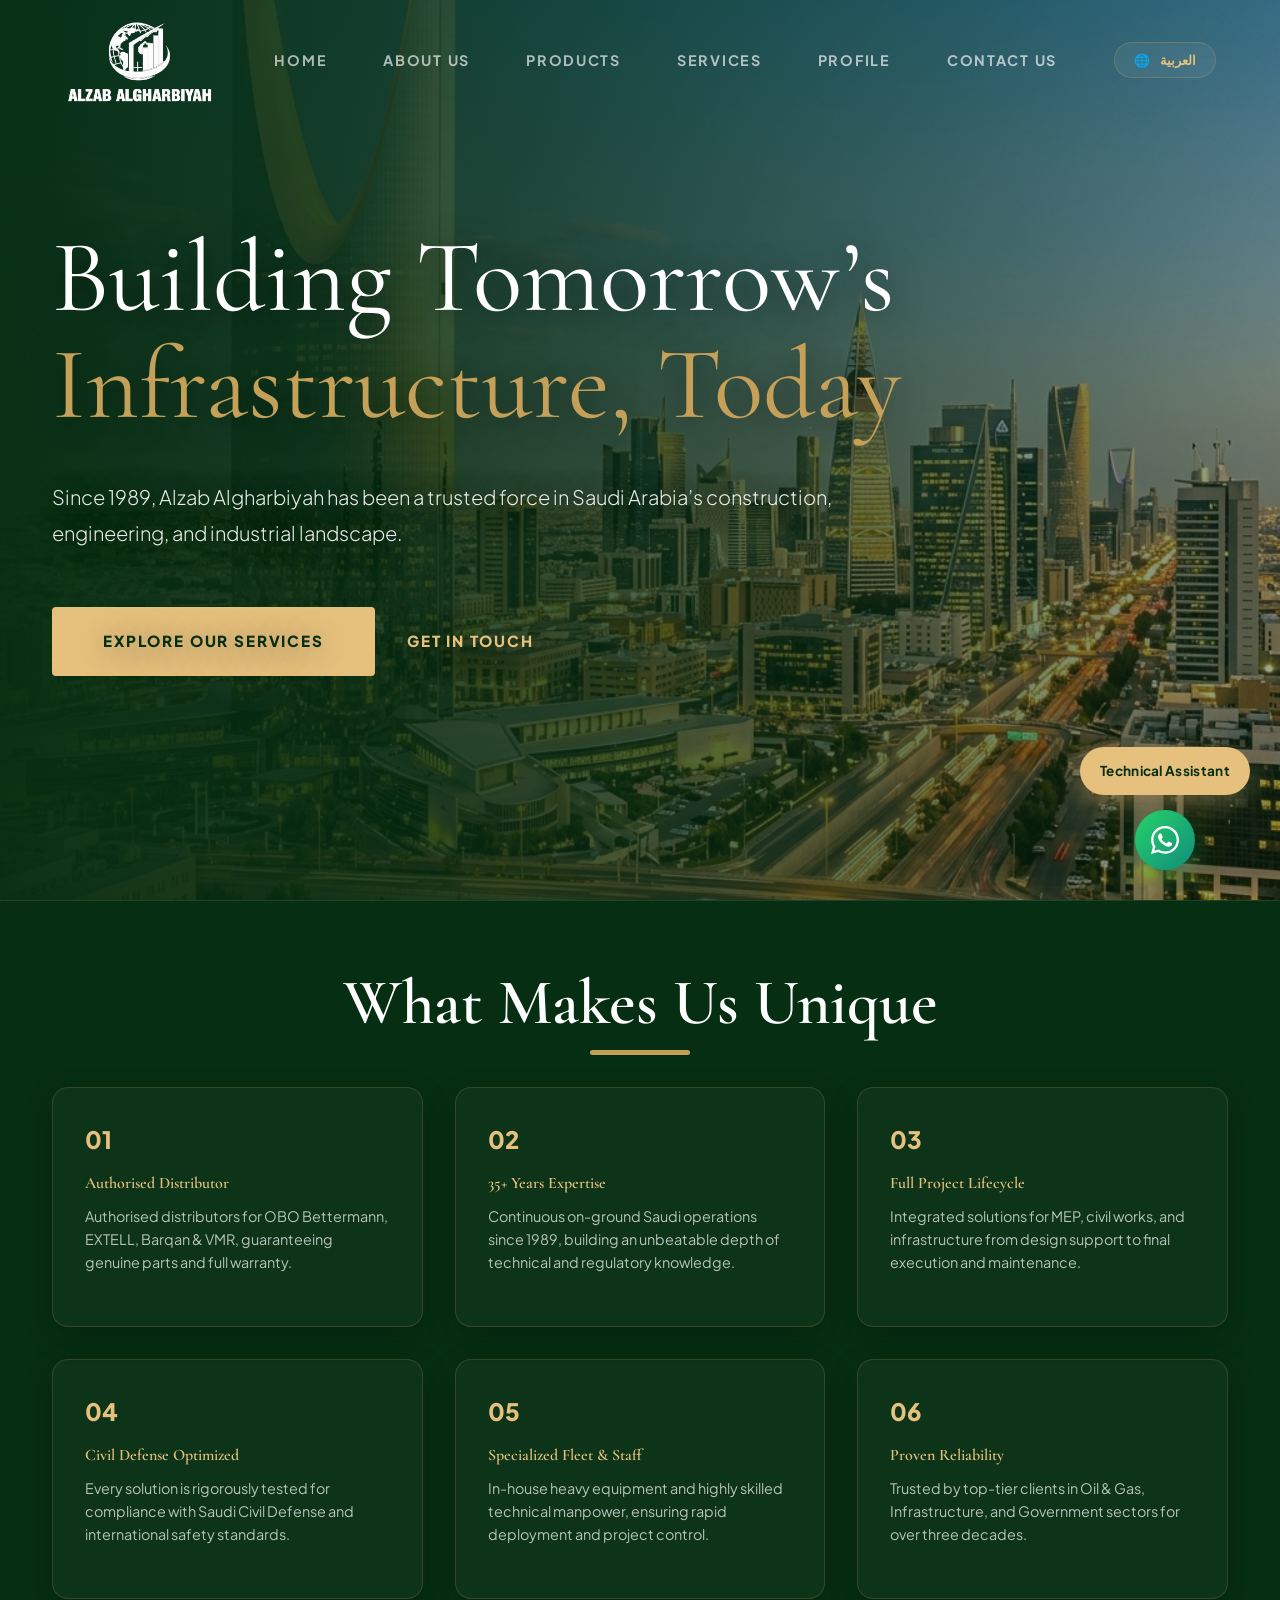
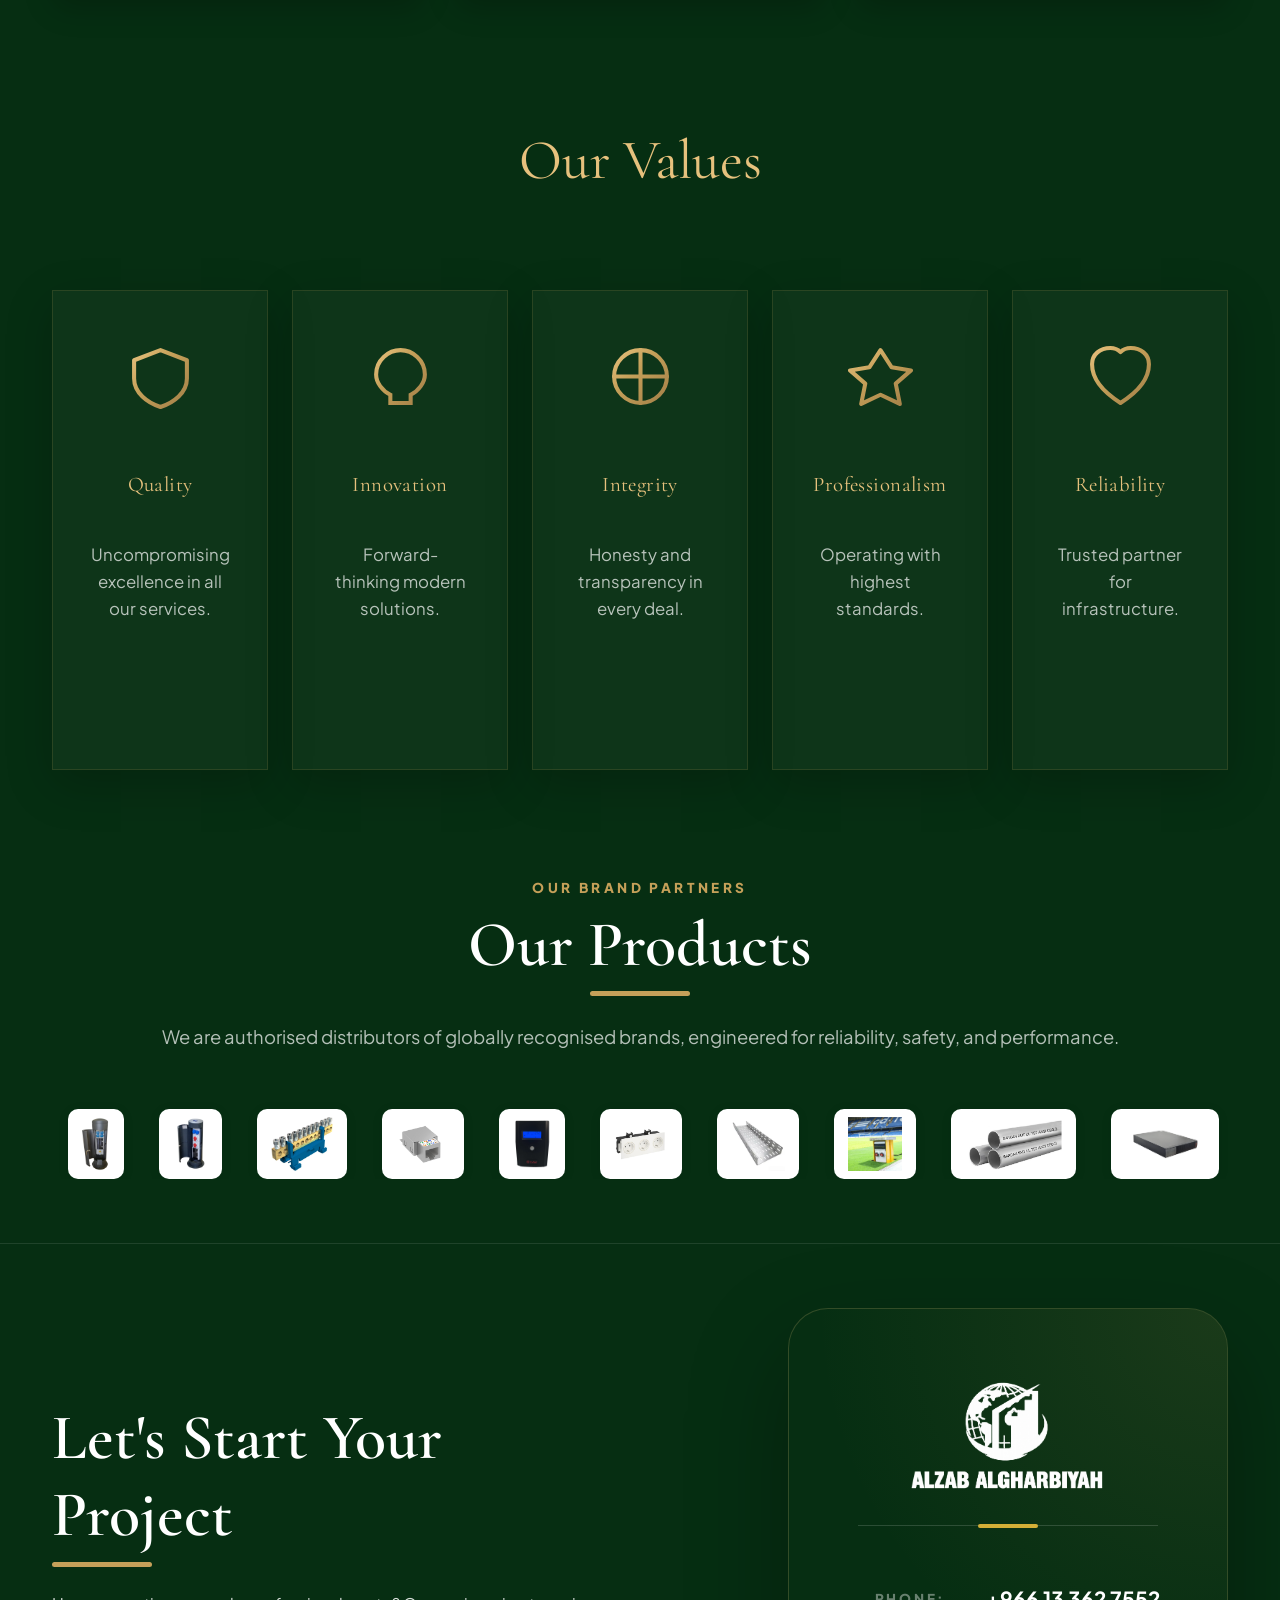
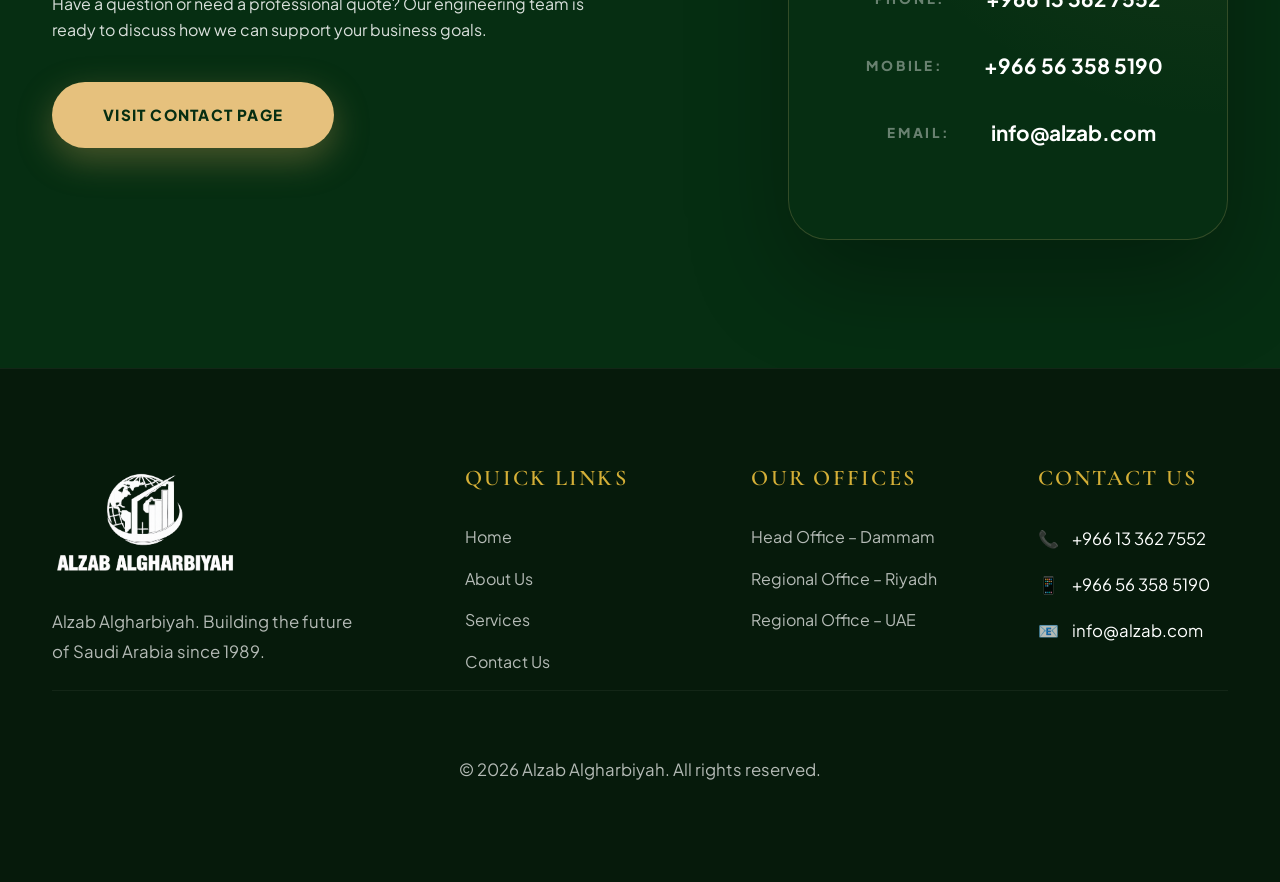
<file: index.html>
<!DOCTYPE html>
<html lang="en" dir="ltr">
<head>
  <meta charset="UTF-8" />
  <meta name="viewport" content="width=device-width, initial-scale=1.0" />
  <title>Alzab Algharbiyah</title>
  <meta name="description" content="Alzab Algharbiyah – A trusted force in Saudi Arabia’s civil works, infrastructure, MEP, and ELV solutions since 1989. Partner with top brands today." />
  <link rel="canonical" href="https://www.alzab.com/" />
  
  <!-- Open Graph / Facebook -->
  <meta property="og:type" content="website" />
  <meta property="og:url" content="https://www.alzab.com/" />
  <meta property="og:title" content="Alzab Algharbiyah" />
  <meta property="og:description" content="Partner with Alzab Algharbiyah for elite MEP, civil works, and IT/ELV infrastructure solutions across Saudi Arabia since 1989." />
  <meta property="og:image" content="https://www.alzab.com/assets/images/brands/Alzab.png" />
  <meta property="og:locale" content="en_US" />
  <meta property="og:locale:alternate" content="ar_SA" />

  <!-- Twitter -->
  <meta name="twitter:card" content="summary_large_image" />
  <meta name="twitter:url" content="https://www.alzab.com/" />
  <meta name="twitter:title" content="Alzab Algharbiyah" />
  <meta name="twitter:description" content="Partner with Alzab Algharbiyah for elite MEP, civil works, and IT/ELV infrastructure solutions across Saudi Arabia since 1989." />
  <meta name="twitter:image" content="https://www.alzab.com/assets/images/brands/Alzab.png" />

  <!-- Google Fonts & Stylesheet -->
  <link rel="preconnect" href="https://fonts.googleapis.com" />
  <link rel="preconnect" href="https://fonts.gstatic.com" crossorigin />
  <link href="https://fonts.googleapis.com/css2?family=Cormorant+Garamond:ital,wght@0,300;0,400;0,500;0,600;0,700;1,300;1,400;1,500;1,600;1,700&family=Plus+Jakarta+Sans:wght@300;400;500;600;700;800&family=Tajawal:wght@300;400;500;700;800&display=swap" rel="stylesheet" />
  <link rel="stylesheet" href="style.css" />

  <!-- Structured Data (JSON-LD) -->
  <script type="application/ld+json">
  {
    "@context": "https://schema.org",
    "@type": "GeneralContractor",
    "name": "Alzab Algharbiyah Company",
    "alternateName": "الزاب الغربية",
    "image": "https://www.alzab.com/assets/images/brands/Alzab.png",
    "@id": "https://www.alzab.com/#organization",
    "url": "https://www.alzab.com/",
    "telephone": "+966133627552",
    "email": "info@alzab.com",
    "foundingDate": "1989",
    "description": "Alzab Algharbiyah has been a trusted force in Saudi Arabia’s construction, engineering, and industrial landscape since 1989, delivering quality lighting, MEP, civil, and ELV solutions.",
    "address": {
      "@type": "PostalAddress",
      "streetAddress": "King Fahad Ibn Abdul Aziz Street, Al Faisaliyah Dist., An Nuayriyah",
      "addressLocality": "Dammam",
      "postalCode": "37482",
      "addressCountry": "SA"
    },
    "geo": {
      "@type": "GeoCoordinates",
      "latitude": "26.4206",
      "longitude": "50.0888"
    },
    "openingHoursSpecification": {
      "@type": "OpeningHoursSpecification",
      "dayOfWeek": [
        "Sunday",
        "Monday",
        "Tuesday",
        "Wednesday",
        "Thursday"
      ],
      "opens": "08:00",
      "closes": "17:00"
    },
    "sameAs": [],
    "department": [
      {
        "@type": "LocalBusiness",
        "name": "Alzab Algharbiyah - Riyadh Branch",
        "telephone": "+966563585190",
        "address": {
          "@type": "PostalAddress",
          "streetAddress": "Ibn Katheer St, As Sulimaniyah",
          "addressLocality": "Riyadh",
          "postalCode": "12233",
          "addressCountry": "SA"
        }
      },
      {
        "@type": "LocalBusiness",
        "name": "Future Tense FZ-LLC - UAE Branch",
        "telephone": "+971529178313",
        "address": {
          "@type": "PostalAddress",
          "streetAddress": "Compass Building, AL Hamra Industrial Zone-FZ",
          "addressLocality": "Ras Al Khaimah",
          "addressCountry": "AE"
        }
      }
    ]
  }
  </script>
</head>
<body>
  <!-- Global SVG Assets -->
  <svg width="0" height="0" style="position:absolute">
    <defs>
      <linearGradient id="goldGradient" x1="0%" y1="0%" x2="100%" y2="100%">
        <stop offset="0%" style="stop-color: #e6c17d; stop-opacity: 1" />
        <stop offset="40%" style="stop-color: #c5a059; stop-opacity: 1" />
        <stop offset="100%" style="stop-color: #a38048; stop-opacity: 1" />
      </linearGradient>
    </defs>
  </svg>

  <!-- NAVBAR -->
  <nav class="navbar" id="navbar">
    <div class="nav-container">
      <a href="index.html" class="nav-brand">
        <img src="assets/images/brands/Alzab.png" alt="Alzab Algharbiyah" class="nav-logo-img" />
      </a>

      <ul class="nav-links" id="navLinks">
        <li><a href="index.html"     class="nav-item active" data-en="Home"       data-ar="الرئيسية">Home</a></li>
        <li><a href="about.html"    class="nav-item" data-en="About Us"   data-ar="من نحن">About Us</a></li>
        <li class="nav-item-dropdown">
          <a href="products.html" class="nav-item" data-en="Products" data-ar="المنتجات">Products</a>
          <ul class="vertical-dropdown">
            <li class="has-submenu">
              <a href="brands/obo.html"><img src="assets/images/brands/OBO_Bettermann_normalized.jpg" class="dropdown-logo"> <span class="lang-text" data-en="OBO Bettermann" data-ar="أوبو بيترمان">OBO Bettermann</span></a>
              <ul class="sub-dropdown">
                <li><a href="brands/obo.html#tbs" data-en="TBS – Transient and lightning protection systems" data-ar="TBS – أنظمة الحماية من الصواعق والعابرة">TBS – Transient and lightning protection systems</a></li>
                <li><a href="brands/obo.html#ufs" data-en="UFS – Underfloor systems" data-ar="UFS – أنظمة تحت الأرض">UFS – Underfloor systems</a></li>
                <li><a href="brands/obo.html#vbs" data-en="VBS – Connection and Fastening Systems" data-ar="VBS – أنظمة التوصيل والتثبيت">VBS – Connection and Fastening Systems</a></li>
                <li><a href="brands/obo.html#kts" data-en="KTS – Cable support systems" data-ar="KTS – أنظمة دعم الكابلات">KTS – Cable support systems</a></li>
                <li><a href="brands/obo.html#bss" data-en="BSS – Fire protection systems" data-ar="BSS – أنظمة الحماية من الحريق">BSS – Fire protection systems</a></li>
                <li><a href="brands/obo.html#lfs" data-en="LFS – Cable routing systems" data-ar="LFS – أنظمة توجيه الكابلات">LFS – Cable routing systems</a></li>
                <li><a href="brands/obo.html#egs" data-en="EGS – Device systems" data-ar="EGS – أنظمة الأجهزة">EGS – Device systems</a></li>
              </ul>
            </li>
            <li class="has-submenu">
              <a href="brands/extell.html"><img src="assets/images/brands/ExTell_normalized.jpg" class="dropdown-logo"> <span class="lang-text" data-en="Extell" data-ar="إكستيل">Extell</span></a>
              <ul class="sub-dropdown">
                <li><a href="brands/extell.html#battery" data-en="Battery" data-ar="بطاريات">Battery</a></li>
                <li><a href="brands/extell.html#cables" data-en="Copper and Elevator Cables" data-ar="كابلات النحاس والمصاعد">Copper and Elevator Cables</a></li>
                <li><a href="brands/extell.html#fiber" data-en="Fiber Cables" data-ar="كابلات الألياف">Fiber Cables</a></li>
                <li><a href="brands/extell.html#pdu" data-en="PDU" data-ar="وحدة توزيع الطاقة (PDU)">PDU</a></li>
                <li><a href="brands/extell.html#racks" data-en="Rack and Cabinets" data-ar="الرفوف والكبائن">Rack and Cabinets</a></li>
                <li><a href="brands/extell.html#ups" data-en="UPS" data-ar="مزود الطاقة غير المنقطع (UPS)">UPS</a></li>
              </ul>
            </li>
            <li class="has-submenu">
              <a href="brands/vmr.html"><img src="assets/images/brands/VMR_normalized.jpg" class="dropdown-logo"> <span class="lang-text" data-en="VMR" data-ar="في إم آر">VMR</span></a>
              <ul class="sub-dropdown">
                <li><a href="brands/vmr.html#power-towers" data-en="Retractable power towers &amp; Underfloor Boxes" data-ar="أبراج الطاقة القابلة للسحب وصناديق الأرضية">Retractable power towers &amp; Underfloor Boxes</a></li>
                <li><a href="brands/vmr.html#bollards" data-en="Bollards" data-ar="أعمدة الحماية">Bollards</a></li>
                <li><a href="brands/vmr.html#exhaust" data-en="Exhaust systems" data-ar="أنظمة العادم">Exhaust systems</a></li>
                <li><a href="brands/vmr.html#urban" data-en="Urban furnishing" data-ar="تأثيث المناطق الحضرية">Urban furnishing</a></li>
              </ul>
            </li>
            <li class="has-submenu">
              <a href="brands/barqan.html"><img src="assets/images/brands/Barqan_normalized.jpg" class="dropdown-logo"> <span class="lang-text" data-en="Barqan" data-ar="برقان">Barqan</span></a>
              <ul class="sub-dropdown">
                <li class="submenu-category-label" data-en="Electrical" data-ar="كهربائي">Electrical</li>
                <li><a href="brands/barqan.html#conduit" data-en="Metal Conduit System" data-ar="أنظمة المواسير المعدنية">Metal Conduit System</a></li>
                <li><a href="brands/barqan.html#boxes" data-en="Boxes" data-ar="صناديق">Boxes</a></li>
                <li><a href="brands/barqan.html#floor-boxes" data-en="Floor Boxes" data-ar="صناديق أرضية">Floor Boxes</a></li>
                <li><a href="brands/barqan.html#mgt" data-en="Cable Management System" data-ar="أنظمة إدارة الكابلات">Cable Management System</a></li>
                <li><a href="brands/barqan.html#terminals" data-en="Cable Terminals" data-ar="نهائيات الكابلات">Cable Terminals</a></li>
                <li class="submenu-category-label" data-en="Civil" data-ar="مدني">Civil</li>
                <li><a href="brands/barqan.html#raised-floor" data-en="Raised Access Floor" data-ar="الأرضية المرفوعة">Raised Access Floor</a></li>
                <li><a href="brands/barqan.html#precast" data-en="Precast" data-ar="الخرسانة مسبقة الصب">Precast</a></li>
              </ul>
            </li>
          </ul>
        </li>
        <li><a href="services.html" class="nav-item" data-en="Services"   data-ar="الخدمات">Services</a></li>
        <li><a href="assets/profile/Alzab_Profile.pdf" class="nav-item" data-en="Profile" data-ar="ملف الشركة" download>Profile</a></li>
        <li><a href="contact.html"  class="nav-item" data-en="Contact Us" data-ar="اتصل بنا">Contact Us</a></li>
      </ul>

      <div class="nav-actions">
        <button class="lang-btn" id="langToggle" onclick="toggleLang()">
          <span class="lang-icon">🌐</span>
          <span class="lang-label" id="langLabel">العربية</span>
        </button>
        <button class="hamburger" id="hamburger" onclick="toggleMenu()">
          <span></span><span></span><span></span>
        </button>
      </div>
    </div>
  </nav>

  <!-- HOME / HERO -->
  <section class="hero" id="home">
    <div class="hero-bg"></div>
    <div class="hero-overlay"></div>
    <div class="hero-particles" id="particles"></div>
    <div class="container">
      <div class="hero-content">
        <h1 class="hero-title">
          <span class="lang-text" data-en="Building Tomorrow’s" data-ar="بناء">Building Tomorrow’s</span>
          <span data-en="Infrastructure, Today" data-ar="البنية التحتية للمستقبل، اليوم" style="color: var(--accent-gold);">Infrastructure, Today</span>
        </h1>
        <p class="hero-subtitle-new" data-en="Since 1989, Alzab Algharbiyah has been a trusted force in Saudi Arabia’s construction, engineering, and industrial landscape." 
           data-ar="منذ عام 1989، كانت الزاب الغربية قوة موثوقة في مشهد البناء والهندسة والصناعة في المملكة العربية السعودية.">
          Since 1989, Alzab Algharbiyah has been a trusted force in Saudi Arabia’s construction, engineering, and industrial landscape.
        </p>
        <div class="hero-actions-new">
          <a href="services.html" class="btn-hero-solid" data-en="EXPLORE OUR SERVICES" data-ar="استكشف خدماتنا">EXPLORE OUR SERVICES</a>
          <a href="contact.html" class="btn-hero-text" data-en="GET IN TOUCH" data-ar="تواصل معنا">GET IN TOUCH</a>
        </div>
      </div>
    </div>
  </section>


  <!-- WHAT MAKES US UNIQUE -->
  <section class="section" id="unique" style="background: var(--dark-green); border-top: 1px solid rgba(255,255,255,0.1);">
    <div class="container">
      <div class="section-header">

        <h2 class="section-title" style="color: #fff;" data-en="What Makes Us Unique" data-ar="ما الذي يجعلنا متميزين">What Makes Us Unique</h2>
        <div class="title-bar"></div>
      </div>
      <div class="unique-grid" style="gap: 2rem;">
        <div class="unique-item" style="background: rgba(255,255,255,0.03); padding:2rem; border-radius:16px; border:1px solid rgba(197,160,89,0.2); box-shadow: 0 10px 30px rgba(0,0,0,0.2);">
          <div style="margin-bottom:1rem; color:var(--gold-primary); font-weight:800; font-size:1.5rem;">01</div>
          <h4 style="margin-bottom:0.75rem; color:var(--gold-primary);" data-en="Authorised Distributor" data-ar="موزع معتمد">Authorised Distributor</h4>
          <p style="font-size:0.9rem; color:rgba(255,255,255,0.7);" data-en="Authorised distributors for OBO Bettermann, EXTELL, Barqan & VMR, guaranteeing genuine parts and full warranty." data-ar="موزعون معتمدون لشركة OBO Bettermann و EXTELL و Barqan و VMR، مما يضمن قطع الغيار الأصلية والضمان الكامل.">Authorised distributors for OBO Bettermann, EXTELL, Barqan & VMR, guaranteeing genuine parts and full warranty.</p>
        </div>
        <div class="unique-item" style="background: rgba(255,255,255,0.03); padding:2rem; border-radius:16px; border:1px solid rgba(197,160,89,0.2); box-shadow: 0 10px 30px rgba(0,0,0,0.2);">
          <div style="margin-bottom:1rem; color:var(--gold-primary); font-weight:800; font-size:1.5rem;">02</div>
          <h4 style="margin-bottom:0.75rem; color:var(--gold-primary);" data-en="35+ Years Expertise" data-ar="أكثر من 35 عاماً من الخبرة">35+ Years Expertise</h4>
          <p style="font-size:0.9rem; color:rgba(255,255,255,0.7);" data-en="Continuous on-ground Saudi operations since 1989, building an unbeatable depth of technical and regulatory knowledge." data-ar="عمليات برية سعودية مستمرة منذ عام 1989، مما مكننا من بناء عمق لا يضاهى من المعرفة التقنية والتنظيمية.">Continuous on-ground Saudi operations since 1989, building an unbeatable depth of technical and regulatory knowledge.</p>
        </div>
        <div class="unique-item" style="background: rgba(255,255,255,0.03); padding:2rem; border-radius:16px; border:1px solid rgba(197,160,89,0.2); box-shadow: 0 10px 30px rgba(0,0,0,0.2);">
          <div style="margin-bottom:1rem; color:var(--gold-primary); font-weight:800; font-size:1.5rem;">03</div>
          <h4 style="margin-bottom:0.75rem; color:var(--gold-primary);" data-en="Full Project Lifecycle" data-ar="دورة حياة المشروع الكاملة">Full Project Lifecycle</h4>
          <p style="font-size:0.9rem; color:rgba(255,255,255,0.7);" data-en="Integrated solutions for MEP, civil works, and infrastructure from design support to final execution and maintenance." data-ar="حلول متكاملة لـ MEP والأعمال المدنية والبنية التحتية من دعم التصميم إلى التنفيذ النهائي والصيانة.">Integrated solutions for MEP, civil works, and infrastructure from design support to final execution and maintenance.</p>
        </div>
        <div class="unique-item" style="background: rgba(255,255,255,0.03); padding:2rem; border-radius:16px; border:1px solid rgba(197,160,89,0.2); box-shadow: 0 10px 30px rgba(0,0,0,0.2);">
          <div style="margin-bottom:1rem; color:var(--gold-primary); font-weight:800; font-size:1.5rem;">04</div>
          <h4 style="margin-bottom:0.75rem; color:var(--gold-primary);" data-en="Civil Defense Optimized" data-ar="التوافق مع الدفاع المدني">Civil Defense Optimized</h4>
          <p style="font-size:0.9rem; color:rgba(255,255,255,0.7);" data-en="Every solution is rigorously tested for compliance with Saudi Civil Defense and international safety standards." data-ar="يتم اختبار كل حل بدقة للامتثال لمتطلبات الدفاع المدني السعودي ومعايير السلامة الدولية.">Every solution is rigorously tested for compliance with Saudi Civil Defense and international safety standards.</p>
        </div>
        <div class="unique-item" style="background: rgba(255,255,255,0.03); padding:2rem; border-radius:16px; border:1px solid rgba(197,160,89,0.2); box-shadow: 0 10px 30px rgba(0,0,0,0.2);">
          <div style="margin-bottom:1rem; color:var(--gold-primary); font-weight:800; font-size:1.5rem;">05</div>
          <h4 style="margin-bottom:0.75rem; color:var(--gold-primary);" data-en="Specialized Fleet & Staff" data-ar="أسطول وكوادر متخصصة">Specialized Fleet & Staff</h4>
          <p style="font-size:0.9rem; color:rgba(255,255,255,0.7);" data-en="In-house heavy equipment and highly skilled technical manpower, ensuring rapid deployment and project control." data-ar="معدات ثقيلة داخلية وكوادر فنية عالية المهارة، مما يضمن سرعة الانتشار والتحكم في المشروع.">In-house heavy equipment and highly skilled technical manpower, ensuring rapid deployment and project control.</p>
        </div>
        <div class="unique-item" style="background: rgba(255,255,255,0.03); padding:2rem; border-radius:16px; border:1px solid rgba(197,160,89,0.2); box-shadow: 0 10px 30px rgba(0,0,0,0.2);">
          <div style="margin-bottom:1rem; color:var(--gold-primary); font-weight:800; font-size:1.5rem;">06</div>
          <h4 style="margin-bottom:0.75rem; color:var(--gold-primary);" data-en="Proven Reliability" data-ar="موثوقية مجربة">Proven Reliability</h4>
          <p style="font-size:0.9rem; color:rgba(255,255,255,0.7);" data-en="Trusted by top-tier clients in Oil & Gas, Infrastructure, and Government sectors for over three decades." data-ar="موثوق به من قبل عملاء النخبة في قطاعات النفط والغاز والبنية التحتية والقطاعات الحكومية لأكثر من ثلاثة عقود.">Trusted by top-tier clients in Oil & Gas, Infrastructure, and Government sectors for over three decades.</p>
        </div>
      </div>
    </div>
  </section>

  <!-- VALUES -->
  <div class="about-values-section">
    <div class="container">
      <h2 class="about-values-title" data-en="Our Values" data-ar="قيمنا">Our Values</h2>
      <div class="about-values-grid svc-grid-5">
        <!-- 01 Quality -->
        <div class="av-card">
          <div class="av-icon-wrap">
            <svg viewBox="0 0 64 64">
              <path d="M32 6 L58 16 V34 C58 48 45 58 32 62 C19 58 6 48 6 34 V16 L32 6 Z" fill="none" stroke="url(#goldGradient)" stroke-width="4" stroke-linejoin="round"/>
            </svg>
          </div>
          <h4 data-en="Quality" data-ar="الجودة">Quality</h4>
          <p data-en="Uncompromising excellence in all our services." data-ar="تميز لا يساوم في كل خدماتنا.">Uncompromising excellence in all our services.</p>
        </div>
        <!-- 02 Innovation -->
        <div class="av-card">
          <div class="av-icon-wrap">
            <svg viewBox="0 0 64 64">
              <path d="M32 6 C20 6 8 16 8 30 C8 38 14 46 22 50 V58 H42 V50 C50 46 56 38 56 30 C56 16 44 6 32 6 Z" fill="none" stroke="url(#goldGradient)" stroke-width="4"/>
              <path d="M26 62 H38" stroke="url(#goldGradient)" stroke-width="4" stroke-linecap="round"/>
            </svg>
          </div>
          <h4 data-en="Innovation" data-ar="الابتكار">Innovation</h4>
          <p data-en="Forward-thinking modern solutions." data-ar="حلول عصرية سابقة لعصرها.">Forward-thinking modern solutions.</p>
        </div>
        <!-- 03 Integrity -->
        <div class="av-card">
          <div class="av-icon-wrap">
            <svg viewBox="0 0 64 64">
              <circle cx="32" cy="32" r="26" fill="none" stroke="url(#goldGradient)" stroke-width="4"/>
              <path d="M32 6 V58 M6 32 H58" stroke="url(#goldGradient)" stroke-width="4" stroke-linecap="round"/>
            </svg>
          </div>
          <h4 data-en="Integrity" data-ar="النزاهة">Integrity</h4>
          <p data-en="Honesty and transparency in every deal." data-ar="الصدق والشفافية في كل تعامل.">Honesty and transparency in every deal.</p>
        </div>
        <!-- 04 Professionalism -->
        <div class="av-card">
          <div class="av-icon-wrap">
            <svg viewBox="0 0 64 64">
              <path d="M32 6 L43 23 L62 26 L47 39 L51 59 L32 50 L13 59 L17 39 L2 26 L21 23 Z" fill="none" stroke="url(#goldGradient)" stroke-width="4" stroke-linejoin="round"/>
            </svg>
          </div>
          <h4 data-en="Professionalism" data-ar="الاحترافية">Professionalism</h4>
          <p data-en="Operating with highest standards." data-ar="العمل بأعلى المعايير.">Operating with highest standards.</p>
        </div>
        <!-- 05 Reliability -->
        <div class="av-card">
          <div class="av-icon-wrap">
            <svg viewBox="0 0 64 64">
              <path d="M32 58 C16 48 4 36 4 20 C4 10 12 4 22 4 C28 4 32 8 32 8 C32 8 36 4 42 4 C52 4 60 10 60 20 C60 36 48 48 32 58 Z" fill="none" stroke="url(#goldGradient)" stroke-width="4" stroke-linejoin="round"/>
            </svg>
          </div>
          <h4 data-en="Reliability" data-ar="الموثوقية">Reliability</h4>
          <p data-en="Trusted partner for infrastructure." data-ar="شريك موثوق للبنية التحتية.">Trusted partner for infrastructure.</p>
        </div>
      </div>
    </div>
  </div>

  <!-- PRODUCTS TEASER -->
  <section class="section" id="products" style="background: var(--dark-green); padding: 2.5rem 0 4rem;">
    <div class="container">
      <div class="section-header">
        <span class="section-tag" data-en="Our Brand Partners" data-ar="شركاؤنا من العلامات التجارية">Our Brand Partners</span>
        <h2 class="section-title" style="color: #fff;" data-en="Our Products" data-ar="منتجاتنا">Our Products</h2>
        <div class="title-bar"></div>
        <p class="section-desc" style="color: rgba(255,255,255,0.7);" data-en="We are authorised distributors of globally recognised brands, engineered for reliability, safety, and performance." data-ar="نحن موزعون معتمدون لعلامات عالمية مرموقة، مصممة للموثوقية والأمان والأداء.">
          We are authorised distributors of globally recognised brands, engineered for reliability, safety, and performance.
        </p>
      </div>

      <!-- PRODUCT SCROLLER MARQUEE -->
      <div class="product-scroller-wrapper" style="margin-top: 3rem;">
        <div class="product-scroller-track">
            <a href="products.html#brands-intro"><img src="assets/images/product_scroller/32-10-Bomber01.png" alt="Product" loading="lazy" /></a>
            <a href="products.html#brands-intro"><img src="assets/images/product_scroller/50-10-Bomber.png" alt="Product" loading="lazy" /></a>
            <a href="products.html#brands-intro"><img src="assets/images/product_scroller/60_N_12x16_BL-2054086-en_GB.jpg" alt="Product" loading="lazy" /></a>
            <a href="products.html#brands-intro"><img src="assets/images/product_scroller/ASM-C5_G-6117325-en_GB.jpg" alt="Product" loading="lazy" /></a>
            <a href="products.html#brands-intro"><img src="assets/images/product_scroller/Atom-Front.webp" alt="Product" loading="lazy" /></a>
            <a href="products.html#brands-intro"><img src="assets/images/product_scroller/BRK_3STD_rws-6121032-en_GB.jpg" alt="Product" loading="lazy" /></a>
            <a href="products.html#brands-intro"><img src="assets/images/product_scroller/Cable%20Tray.avif" alt="Product" loading="lazy" /></a>
            <a href="products.html#brands-intro"><img src="assets/images/product_scroller/Capture.webp" alt="Product" loading="lazy" /></a>
            <a href="products.html#brands-intro"><img src="assets/images/product_scroller/Conduit.png" alt="Product" loading="lazy" /></a>
            <a href="products.html#brands-intro"><img src="assets/images/product_scroller/DSC_3609-scaled.webp" alt="Product" loading="lazy" /></a>
            <a href="products.html#brands-intro"><img src="assets/images/product_scroller/DTS-02C_RW1-6119286-en_GB.jpg" alt="Product" loading="lazy" /></a>
            <a href="products.html#brands-intro"><img src="assets/images/product_scroller/DXL-P-81042-BK.webp" alt="Product" loading="lazy" /></a>
            <a href="products.html#brands-intro"><img src="assets/images/product_scroller/E015MPIT33.webp" alt="Product" loading="lazy" /></a>
            <a href="products.html#brands-intro"><img src="assets/images/product_scroller/E120053V.webp" alt="Product" loading="lazy" /></a>
            <a href="products.html#brands-intro"><img src="assets/images/product_scroller/E6XUVO33-L-Lift-Cable.webp" alt="Product" loading="lazy" /></a>
            <a href="products.html#brands-intro"><img src="assets/images/product_scroller/EM3CLLUU-FC_dc3ee16f-8f72-4fcf-9cef-9f34098a5883.webp" alt="Product" loading="lazy" /></a>
            <a href="products.html#brands-intro"><img src="assets/images/product_scroller/EWC09S06A3G_9U_.webp" alt="Product" loading="lazy" /></a>
            <a href="products.html#brands-intro"><img src="assets/images/product_scroller/PS3-B+C_TNC+FS-5089756-en_GB.jpg" alt="Product" loading="lazy" /></a>
            <a href="products.html#brands-intro"><img src="assets/images/product_scroller/RKFN3_9_VS_20-7408980-en_GB.jpg" alt="Product" loading="lazy" /></a>
            <a href="products.html#brands-intro"><img src="assets/images/product_scroller/SDB_12_PS-2008812-en_GB.jpg" alt="Product" loading="lazy" /></a>
            <a href="products.html#brands-intro"><img src="assets/images/product_scroller/T60ED_06A-7205741-en_GB.jpg" alt="Product" loading="lazy" /></a>
            <a href="products.html#brands-intro"><img src="assets/images/product_scroller/VH-4_3SD1C16-6109804-en_GB.jpg" alt="Product" loading="lazy" /></a>
            <!-- Duplicate set for seamless infinite loop -->
            <a href="products.html#brands-intro"><img src="assets/images/product_scroller/32-10-Bomber01.png" alt="Product" loading="lazy" /></a>
            <a href="products.html#brands-intro"><img src="assets/images/product_scroller/50-10-Bomber.png" alt="Product" loading="lazy" /></a>
            <a href="products.html#brands-intro"><img src="assets/images/product_scroller/60_N_12x16_BL-2054086-en_GB.jpg" alt="Product" loading="lazy" /></a>
            <a href="products.html#brands-intro"><img src="assets/images/product_scroller/ASM-C5_G-6117325-en_GB.jpg" alt="Product" loading="lazy" /></a>
            <a href="products.html#brands-intro"><img src="assets/images/product_scroller/Atom-Front.webp" alt="Product" loading="lazy" /></a>
            <a href="products.html#brands-intro"><img src="assets/images/product_scroller/BRK_3STD_rws-6121032-en_GB.jpg" alt="Product" loading="lazy" /></a>
            <a href="products.html#brands-intro"><img src="assets/images/product_scroller/Cable%20Tray.avif" alt="Product" loading="lazy" /></a>
            <a href="products.html#brands-intro"><img src="assets/images/product_scroller/Capture.webp" alt="Product" loading="lazy" /></a>
            <a href="products.html#brands-intro"><img src="assets/images/product_scroller/Conduit.png" alt="Product" loading="lazy" /></a>
            <a href="products.html#brands-intro"><img src="assets/images/product_scroller/DSC_3609-scaled.webp" alt="Product" loading="lazy" /></a>
            <a href="products.html#brands-intro"><img src="assets/images/product_scroller/DTS-02C_RW1-6119286-en_GB.jpg" alt="Product" loading="lazy" /></a>
            <a href="products.html#brands-intro"><img src="assets/images/product_scroller/DXL-P-81042-BK.webp" alt="Product" loading="lazy" /></a>
            <a href="products.html#brands-intro"><img src="assets/images/product_scroller/E015MPIT33.webp" alt="Product" loading="lazy" /></a>
            <a href="products.html#brands-intro"><img src="assets/images/product_scroller/E120053V.webp" alt="Product" loading="lazy" /></a>
            <a href="products.html#brands-intro"><img src="assets/images/product_scroller/E6XUVO33-L-Lift-Cable.webp" alt="Product" loading="lazy" /></a>
            <a href="products.html#brands-intro"><img src="assets/images/product_scroller/EM3CLLUU-FC_dc3ee16f-8f72-4fcf-9cef-9f34098a5883.webp" alt="Product" loading="lazy" /></a>
            <a href="products.html#brands-intro"><img src="assets/images/product_scroller/EWC09S06A3G_9U_.webp" alt="Product" loading="lazy" /></a>
            <a href="products.html#brands-intro"><img src="assets/images/product_scroller/PS3-B+C_TNC+FS-5089756-en_GB.jpg" alt="Product" loading="lazy" /></a>
            <a href="products.html#brands-intro"><img src="assets/images/product_scroller/RKFN3_9_VS_20-7408980-en_GB.jpg" alt="Product" loading="lazy" /></a>
            <a href="products.html#brands-intro"><img src="assets/images/product_scroller/SDB_12_PS-2008812-en_GB.jpg" alt="Product" loading="lazy" /></a>
            <a href="products.html#brands-intro"><img src="assets/images/product_scroller/T60ED_06A-7205741-en_GB.jpg" alt="Product" loading="lazy" /></a>
            <a href="products.html#brands-intro"><img src="assets/images/product_scroller/VH-4_3SD1C16-6109804-en_GB.jpg" alt="Product" loading="lazy" /></a>
        </div>
      </div>
  </section>




  <!-- CONTACT TEASER -->
  <section class="section" id="contact" style="background: var(--dark-green); padding: 4rem 0 0rem; border-top: 1px solid rgba(255,255,255,0.1);">
    <div class="container">
      <div class="ct-grid" style="gap: 4rem; align-items: center;">
        <div class="ct-text">
          <h2 class="section-title" style="color: #fff;" data-en="Let's Start Your Project" data-ar="لنبدأ مشروعك">Let's Start Your Project</h2>
          <div class="title-bar" style="margin: 0 0 1.5rem;"></div>
          <p style="color: rgba(255,255,255,0.85);" data-en="Have a question or need a professional quote? Our engineering team is ready to discuss how we can support your business goals." data-ar="لديك سؤال أو تحتاج إلى عرض احترافي؟ فريقنا الهندسي مستعد لمناقشة كيفية دعم أهداف عملك.">
            Have a question or need a professional quote? Our engineering team is ready to discuss how we can support your business goals.
          </p>
          <div style="margin-top:2.5rem; display:flex; gap:1.2rem; flex-wrap:wrap;">
            <a href="contact.html" class="btn btn-primary" data-en="Visit Contact Page" data-ar="زيارة صفحة الاتصال">Visit Contact Page</a>
          </div>
        </div>
        <div class="ct-side-card" onclick="window.location.href='about.html#contact'">
          <div class="ct-card-backdrop"></div>
          <div class="ct-card-content">
            <img src="assets/images/brands/Alzab.png" alt="Alzab" class="ct-card-logo" />
            <div class="ct-card-divider"></div>
            <div class="ct-card-info">
              <div class="card-info-row">
                <span class="label">Phone:</span> 
                <a href="tel:+966133627552" class="card-link-value" onclick="event.stopPropagation()">+966 13 362 7552</a>
              </div>
              <div class="card-info-row">
                <span class="label">Mobile:</span> 
                <a href="tel:+966563585190" class="card-link-value" onclick="event.stopPropagation()">+966 56 358 5190</a>
              </div>
              <div class="card-info-row">
                <span class="label">Email:</span> 
                <a href="mailto:info@alzab.com" class="card-link-value" onclick="event.stopPropagation()">info@alzab.com</a>
              </div>
            </div>
          </div>
        </div>
      </div>
    </div>
  </section>

  <!-- FOOTER -->
  <footer class="footer">
    <div class="container">
      <div class="footer-grid">
        <div class="footer-brand">
          <img src="assets/images/brands/Alzab.png" alt="Alzab Algharbiyah" class="footer-logo" />
          <p data-en="Alzab Algharbiyah. Building the future of Saudi Arabia since 1989." data-ar="الزاب الغربية. نبني مستقبل المملكة العربية السعودية منذ 1989.">Alzab Algharbiyah. Building the future of Saudi Arabia since 1989.</p>
        </div>
        <div class="footer-links">
          <h4 data-en="Quick Links" data-ar="روابط سريعة">Quick Links</h4>
          <ul>
            <li><a href="index.html" data-en="Home" data-ar="الرئيسية">Home</a></li>
            <li><a href="about.html" data-en="About Us" data-ar="من نحن">About Us</a></li>
            <li><a href="services.html" data-en="Services" data-ar="الخدمات">Services</a></li>
            <li><a href="contact.html" data-en="Contact Us" data-ar="اتصل بنا">Contact Us</a></li>
          </ul>
        </div>
        <div class="footer-links">
          <h4 data-en="Our Offices" data-ar="مكاتبنا">Our Offices</h4>
          <ul>
            <li><a href="contact.html#office-dammam" data-en="Head Office – Dammam" data-ar="المكتب الرئيسي – الدمام">Head Office – Dammam</a></li>
            <li><a href="contact.html#office-riyadh" data-en="Regional Office – Riyadh" data-ar="المكتب الإقليمي – الرياض">Regional Office – Riyadh</a></li>
            <li><a href="contact.html#office-uae" data-en="Regional Office – UAE" data-ar="المكتب الإقليمي – الإمارات">Regional Office – UAE</a></li>
          </ul>
        </div>
        <div class="footer-contact">
          <h4 data-en="Contact Us" data-ar="تواصل معنا">Contact Us</h4>
          <p>📞 <a href="tel:+966133627552">+966 13 362 7552</a></p>
          <p>📱 <a href="tel:+966563585190">+966 56 358 5190</a></p>
          <p>📧 <a href="mailto:info@alzab.com">info@alzab.com</a></p>
        </div>
      </div>
      <div class="footer-bottom">
        <p data-en="© 2026 Alzab Algharbiyah. All rights reserved." data-ar="© 2026 الزاب الغربية. جميع الحقوق محفوظة.">© 2026 Alzab Algharbiyah. All rights reserved.</p>
      </div>
    </div>
  </footer>

  <script src="script.js"></script>
</body>
</html>
</file>
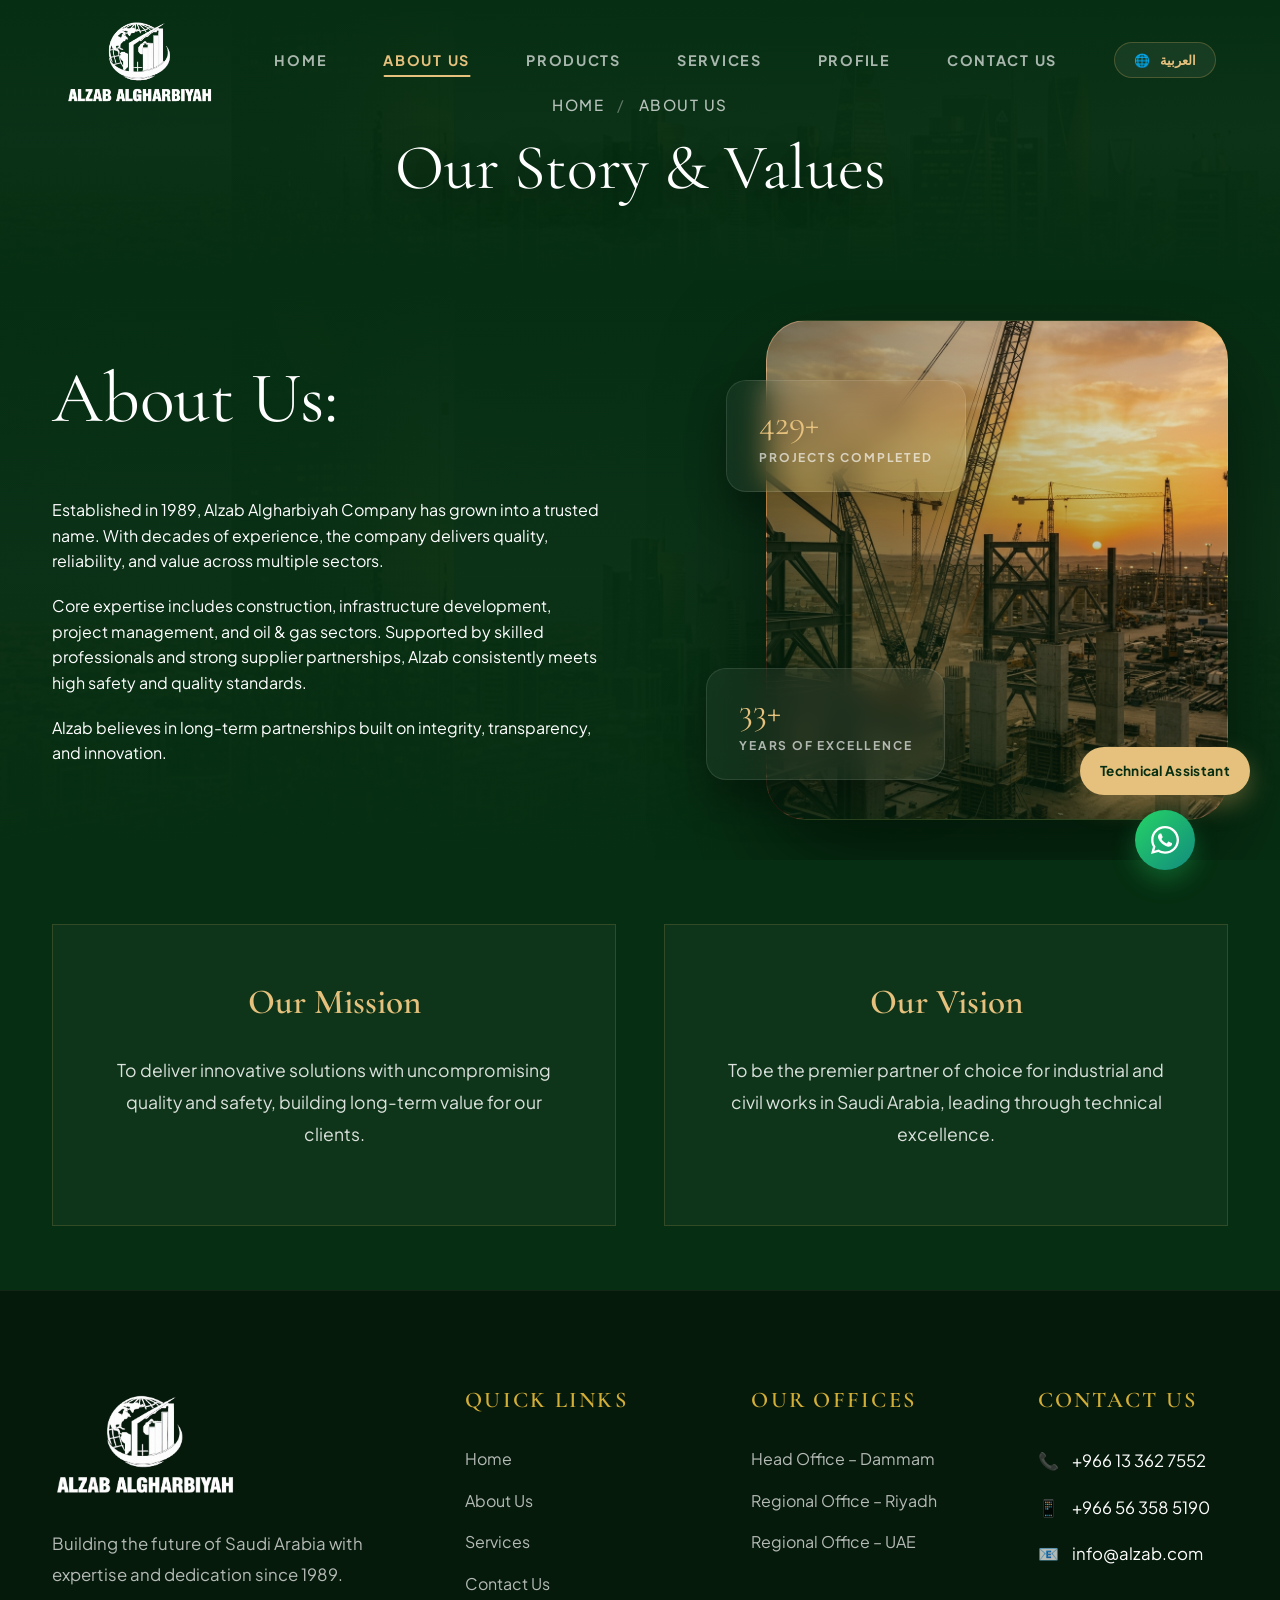
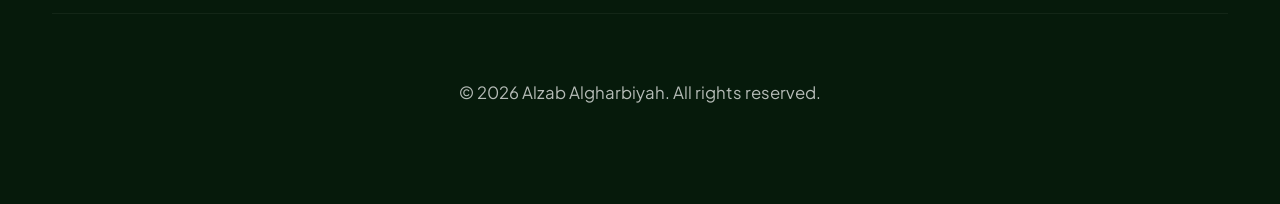
<file: about.html>
<!DOCTYPE html>
<html lang="en" dir="ltr">
<head>
  <meta charset="UTF-8" />
  <meta name="viewport" content="width=device-width, initial-scale=1.0" />
  <title>About Alzab Algharbiyah</title>
  <meta name="description" content="Learn about Alzab Algharbiyah Company, a premier name in Saudi Arabia since 1989. Discover our heritage, mission, and core values." />
  <link rel="canonical" href="https://www.alzab.com/about.html" />

  <!-- Open Graph / Facebook -->
  <meta property="og:type" content="website" />
  <meta property="og:url" content="https://www.alzab.com/about.html" />
  <meta property="og:title" content="About Alzab Algharbiyah" />
  <meta property="og:description" content="Learn about Alzab Algharbiyah Company, a premier name in Saudi Arabia since 1989. Discover our heritage, mission, and core values." />
  <meta property="og:image" content="https://www.alzab.com/assets/images/brands/Alzab.png" />
  <meta property="og:locale" content="en_US" />
  <meta property="og:locale:alternate" content="ar_SA" />

  <!-- Twitter -->
  <meta name="twitter:card" content="summary_large_image" />
  <meta name="twitter:url" content="https://www.alzab.com/about.html" />
  <meta name="twitter:title" content="About Alzab Algharbiyah" />
  <meta name="twitter:description" content="Learn about Alzab Algharbiyah Company, a premier name in Saudi Arabia since 1989. Discover our heritage, mission, and core values." />
  <meta name="twitter:image" content="https://www.alzab.com/assets/images/brands/Alzab.png" />

  <link rel="stylesheet" href="style.css" />
  <link rel="preconnect" href="https://fonts.googleapis.com" />
  <link rel="preconnect" href="https://fonts.gstatic.com" crossorigin />
  <link href="https://fonts.googleapis.com/css2?family=Cormorant+Garamond:ital,wght@0,300;0,400;0,500;0,600;0,700;1,300;1,400;1,500;1,600;1,700&family=Plus+Jakarta+Sans:wght@300;400;500;600;700;800&family=Tajawal:wght@300;400;500;700;800&display=swap" rel="stylesheet" />
</head>
<body class="inner-page">
  <nav class="navbar scrolled" id="navbar">
    <div class="nav-container">
      <a href="index.html" class="nav-brand"><img src="assets/images/brands/Alzab.png" alt="Alzab" class="nav-logo-img" /></a>
      <ul class="nav-links" id="navLinks">
        <li><a href="index.html"     class="nav-item" data-en="Home" data-ar="الرئيسية">Home</a></li>
        <li><a href="about.html"    class="nav-item active" data-en="About Us" data-ar="من نحن">About Us</a></li>
        <li class="nav-item-dropdown">
          <a href="products.html" class="nav-item" data-en="Products" data-ar="المنتجات">Products</a>
          <ul class="vertical-dropdown">
            <li class="has-submenu">
              <a href="brands/obo.html"><img src="assets/images/brands/OBO_Bettermann_normalized.jpg" class="dropdown-logo"> <span class="lang-text" data-en="OBO Bettermann" data-ar="أوبو بيترمان">OBO Bettermann</span></a>
              <ul class="sub-dropdown">
                <li><a href="brands/obo.html#tbs" data-en="TBS – Transient and lightning protection systems" data-ar="TBS – أنظمة الحماية من الصواعق والعابرة">TBS – Transient and lightning protection systems</a></li>
                <li><a href="brands/obo.html#ufs" data-en="UFS – Underfloor systems" data-ar="UFS – أنظمة تحت الأرض">UFS – Underfloor systems</a></li>
                <li><a href="brands/obo.html#vbs" data-en="VBS – Connection and Fastening Systems" data-ar="VBS – أنظمة التوصيل والتثبيت">VBS – Connection and Fastening Systems</a></li>
                <li><a href="brands/obo.html#kts" data-en="KTS – Cable support systems" data-ar="KTS – أنظمة دعم الكابلات">KTS – Cable support systems</a></li>
                <li><a href="brands/obo.html#bss" data-en="BSS – Fire protection systems" data-ar="BSS – أنظمة الحماية من الحريق">BSS – Fire protection systems</a></li>
                <li><a href="brands/obo.html#lfs" data-en="LFS – Cable routing systems" data-ar="LFS – أنظمة توجيه الكابلات">LFS – Cable routing systems</a></li>
                <li><a href="brands/obo.html#egs" data-en="EGS – Device systems" data-ar="EGS – أنظمة الأجهزة">EGS – Device systems</a></li>
              </ul>
            </li>
            <li class="has-submenu">
              <a href="brands/extell.html"><img src="assets/images/brands/ExTell_normalized.jpg" class="dropdown-logo"> <span class="lang-text" data-en="Extell" data-ar="إكستيل">Extell</span></a>
              <ul class="sub-dropdown">
                <li><a href="brands/extell.html#battery" data-en="Battery" data-ar="بطاريات">Battery</a></li>
                <li><a href="brands/extell.html#cables" data-en="Copper and Elevator Cables" data-ar="كابلات النحاس والمصاعد">Copper and Elevator Cables</a></li>
                <li><a href="brands/extell.html#fiber" data-en="Fiber Cables" data-ar="كابلات الألياف">Fiber Cables</a></li>
                <li><a href="brands/extell.html#pdu" data-en="PDU" data-ar="وحدة توزيع الطاقة (PDU)">PDU</a></li>
                <li><a href="brands/extell.html#racks" data-en="Rack and Cabinets" data-ar="الرفوف والكبائن">Rack and Cabinets</a></li>
                <li><a href="brands/extell.html#ups" data-en="UPS" data-ar="مزود الطاقة غير المنقطع (UPS)">UPS</a></li>
              </ul>
            </li>
            <li class="has-submenu">
              <a href="brands/vmr.html"><img src="assets/images/brands/VMR_normalized.jpg" class="dropdown-logo"> <span class="lang-text" data-en="VMR" data-ar="في إم آر">VMR</span></a>
              <ul class="sub-dropdown">
                <li><a href="brands/vmr.html#power-towers" data-en="Retractable power towers &amp; Underfloor Boxes" data-ar="أبراج الطاقة القابلة للسحب وصناديق الأرضية">Retractable power towers &amp; Underfloor Boxes</a></li>
                <li><a href="brands/vmr.html#bollards" data-en="Bollards" data-ar="أعمدة الحماية">Bollards</a></li>
                <li><a href="brands/vmr.html#exhaust" data-en="Exhaust systems" data-ar="أنظمة العادم">Exhaust systems</a></li>
                <li><a href="brands/vmr.html#urban" data-en="Urban furnishing" data-ar="تأثيث المناطق الحضرية">Urban furnishing</a></li>
              </ul>
            </li>
            <li class="has-submenu">
              <a href="brands/barqan.html"><img src="assets/images/brands/Barqan_normalized.jpg" class="dropdown-logo"> <span class="lang-text" data-en="Barqan" data-ar="برقان">Barqan</span></a>
              <ul class="sub-dropdown">
                <li class="submenu-category-label" data-en="Electrical" data-ar="كهربائي">Electrical</li>
                <li><a href="brands/barqan.html#conduit" data-en="Metal Conduit System" data-ar="أنظمة المواسير المعدنية">Metal Conduit System</a></li>
                <li><a href="brands/barqan.html#boxes" data-en="Boxes" data-ar="صناديق">Boxes</a></li>
                <li><a href="brands/barqan.html#floor-boxes" data-en="Floor Boxes" data-ar="صناديق أرضية">Floor Boxes</a></li>
                <li><a href="brands/barqan.html#mgt" data-en="Cable Management System" data-ar="أنظمة إدارة الكابلات">Cable Management System</a></li>
                <li><a href="brands/barqan.html#terminals" data-en="Cable Terminals" data-ar="نهائيات الكابلات">Cable Terminals</a></li>
                <li class="submenu-category-label" data-en="Civil" data-ar="مدني">Civil</li>
                <li><a href="brands/barqan.html#raised-floor" data-en="Raised Access Floor" data-ar="الأرضية المرفوعة">Raised Access Floor</a></li>
                <li><a href="brands/barqan.html#precast" data-en="Precast" data-ar="الخرسانة مسبقة الصب">Precast</a></li>
              </ul>
            </li>
          </ul>
        </li>
        <li><a href="services.html" class="nav-item" data-en="Services" data-ar="الخدمات">Services</a></li>
        <li><a href="assets/profile/Alzab_Profile.pdf" class="nav-item" data-en="Profile" data-ar="ملف الشركة" download>Profile</a></li>
        <li><a href="contact.html"  class="nav-item" data-en="Contact Us" data-ar="اتصل بنا">Contact Us</a></li>
      </ul>
      <div class="nav-actions">
        <button class="lang-btn" id="langToggle" onclick="toggleLang()">
          <span class="lang-icon">🌐</span>
          <span class="lang-label" id="langLabel">العربية</span>
        </button>
        <button class="hamburger" id="hamburger" onclick="toggleMenu()">
          <span></span><span></span><span></span>
        </button>
      </div>

    </div>
  </nav>

  <!-- Hero Banner -->
  <section class="ct-hero-banner">
    <div class="ct-hero-bg"></div>
    <div class="ct-hero-overlay"></div>
    <div class="ct-hero-content">
      <div class="about-breadcrumb">
        <a href="index.html" data-en="Home" data-ar="الرئيسية">Home</a>
        <span class="breadcrumb-sep">/</span>
        <span data-en="About Us" data-ar="من نحن">About Us</span>
      </div>
      <h1 data-en="Our Story & Values" data-ar="قصتنا وقيمنا">Our Story & Values</h1>
    </div>
  </section>

  <!-- 1. Heritage Section (Restored Riyadh Skyline) -->
  <section class="heritage-sec">
    <div class="heritage-bg"></div>
    <div class="heritage-overlay"></div>
    <div class="container">
      <div class="heritage-grid">
        <div class="heritage-story">
          <h2 class="heritage-title" data-en="About Us:" data-ar="من نحن:">About Us:</h2>
          <p data-en="Established in 1989, Alzab Algharbiyah Company has grown into a trusted name. With decades of experience, the company delivers quality, reliability, and value across multiple sectors." data-ar="تأسست في عام 1989، نمت شركة الزاب الغربية لتصبح اسماً موثوقاً به. مع عقود من الخبرة، تقدم الشركة الجودة والموثوقية والقيمة عبر قطاعات متعددة.">Established in 1989, Alzab Algharbiyah Company has grown into a trusted name. With decades of experience, the company delivers quality, reliability, and value across multiple sectors.</p>
          <p data-en="Core expertise includes construction, infrastructure development, project management, and oil & gas sectors. Supported by skilled professionals and strong supplier partnerships, Alzab consistently meets high safety and quality standards." data-ar="تشمل الخبرات الأساسية البناء، وتطوير البنية التحتية، وإدارة المشاريع، وقطاعات النفط والغاز. وبدعم من محترفين مهرة وشراكات قوية مع الموردين، تلبي الزاب باستمرار معايير السلامة والجودة العالية.">Core expertise includes construction, infrastructure development, project management, and oil & gas sectors. Supported by skilled professionals and strong supplier partnerships, Alzab consistently meets high safety and quality standards.</p>
          <p data-en="Alzab believes in long-term partnerships built on integrity, transparency, and innovation." data-ar="تؤمن الزاب بالشراكات طويلة الأمد القائمة على النزاهة والشفافية والابتكار.">Alzab believes in long-term partnerships built on integrity, transparency, and innovation.</p>
        </div>
        <div class="heritage-visual">
           <div class="heritage-visual-backdrop"></div>
           
           <!-- Floating Stats -->
           <div class="heritage-stats-floating">
             <div class="stat-mini-card card-1 stats-trigger">
               <span class="stat-num" data-target="35">0+</span>
               <span class="stat-label" data-en="Years of Excellence" data-ar="عاماً من التميز">Years of Excellence</span>
             </div>
             <div class="stat-mini-card card-2 stats-trigger">
               <span class="stat-num" data-target="500">0+</span>
               <span class="stat-label" data-en="Projects Completed" data-ar="مشروعاً منجزاً">Projects Completed</span>
             </div>
           </div>

           
        </div>
      </div>
    </div>
  </section>

  <!-- 2. Values Grid (Simplified & Professional) -->
  <section class="values-sec" style="background: var(--dark-green); padding: 4rem 0;">
    <div class="container">
      <div class="grid-standard" style="display: grid; grid-template-columns: repeat(auto-fit, minmax(300px, 1fr)); gap: 3rem;">
        <div class="value-card" style="background: rgba(255,255,255,0.03); padding: 3.5rem; border-radius: 0; border: 1px solid rgba(197,160,89,0.2); text-align: center;">
          <h3 style="color: var(--gold-primary); margin-bottom: 2rem; font-family: var(--font-header); font-size: 2.2rem;" data-en="Our Mission" data-ar="مهمتنا">Our Mission</h3>
          <p style="color: rgba(255,255,255,0.85); font-size: 1.1rem; line-height: 1.8;" data-en="To deliver innovative solutions with uncompromising quality and safety, building long-term value for our clients." data-ar="تقديم حلول مبتكرة بجودة وسلامة لا تضاهى، وبناء قيمة طويلة الأجل لعملائنا.">To deliver innovative solutions with uncompromising quality and safety, building long-term value for our clients.</p>
        </div>
        <div class="value-card" style="background: rgba(255,255,255,0.03); padding: 3.5rem; border-radius: 0; border: 1px solid rgba(197,160,89,0.2); text-align: center;">
          <h3 style="color: var(--gold-primary); margin-bottom: 2rem; font-family: var(--font-header); font-size: 2.2rem;" data-en="Our Vision" data-ar="رؤيتنا">Our Vision</h3>
          <p style="color: rgba(255,255,255,0.85); font-size: 1.1rem; line-height: 1.8;" data-en="To be the premier partner of choice for industrial and civil works in Saudi Arabia, leading through technical excellence." data-ar="أن نكون الشريك الأول والمفضل للأعمال الصناعية والمدنية في المملكة العربية السعودية، من خلال التميز التقني.">To be the premier partner of choice for industrial and civil works in Saudi Arabia, leading through technical excellence.</p>
        </div>
      </div>
    </div>
  </section>

  <footer class="footer">
    <div class="container">
      <div class="footer-grid">
        <div class="footer-brand">
          <img src="assets/images/brands/Alzab.png" alt="Alzab" class="footer-logo" />
          <p data-en="Building the future of Saudi Arabia with expertise and dedication since 1989." data-ar="نبني مستقبل المملكة العربية السعودية بخبرة وتفانٍ منذ عام 1989.">Building the future of Saudi Arabia with expertise and dedication since 1989.</p>
        </div>
        <div class="footer-links">
          <h4 data-en="Quick Links" data-ar="روابط سريعة">Quick Links</h4>
          <ul>
            <li><a href="index.html" data-en="Home" data-ar="الرئيسية">Home</a></li>
            <li><a href="about.html" data-en="About Us" data-ar="من نحن">About Us</a></li>
            <li><a href="services.html" data-en="Services" data-ar="الخدمات">Services</a></li>
            <li><a href="contact.html" data-en="Contact Us" data-ar="اتصل بنا">Contact Us</a></li>
          </ul>
        </div>
        <div class="footer-links">
          <h4 data-en="Our Offices" data-ar="مكاتبنا">Our Offices</h4>
          <ul>
            <li><a href="contact.html#office-dammam" data-en="Head Office – Dammam" data-ar="المكتب الرئيسي – الدمام">Head Office – Dammam</a></li>
            <li><a href="contact.html#office-riyadh" data-en="Regional Office – Riyadh" data-ar="المكتب الإقليمي – الرياض">Regional Office – Riyadh</a></li>
            <li><a href="contact.html#office-uae" data-en="Regional Office – UAE" data-ar="المكتب الإقليمي – الإمارات">Regional Office – UAE</a></li>
          </ul>
        </div>
        <div class="footer-contact">
          <h4 data-en="Contact Us" data-ar="تواصل معنا">Contact Us</h4>
          <p>📞 <a href="tel:+966133627552">+966 13 362 7552</a></p>
          <p>📱 <a href="tel:+966563585190">+966 56 358 5190</a></p>
          <p>📧 <a href="mailto:info@alzab.com">info@alzab.com</a></p>
        </div>
      </div>
      <div class="footer-bottom">
        <p data-en="© 2026 Alzab Algharbiyah. All rights reserved." data-ar="© 2026 الزاب الغربية. جميع الحقوق محفوظة.">© 2026 Alzab Algharbiyah. All rights reserved.</p>
      </div>
    </div>
  </footer>

  <script src="script.js"></script>
  <script>document.getElementById('navbar').classList.add('scrolled');</script>
</body>
</html>
</file>
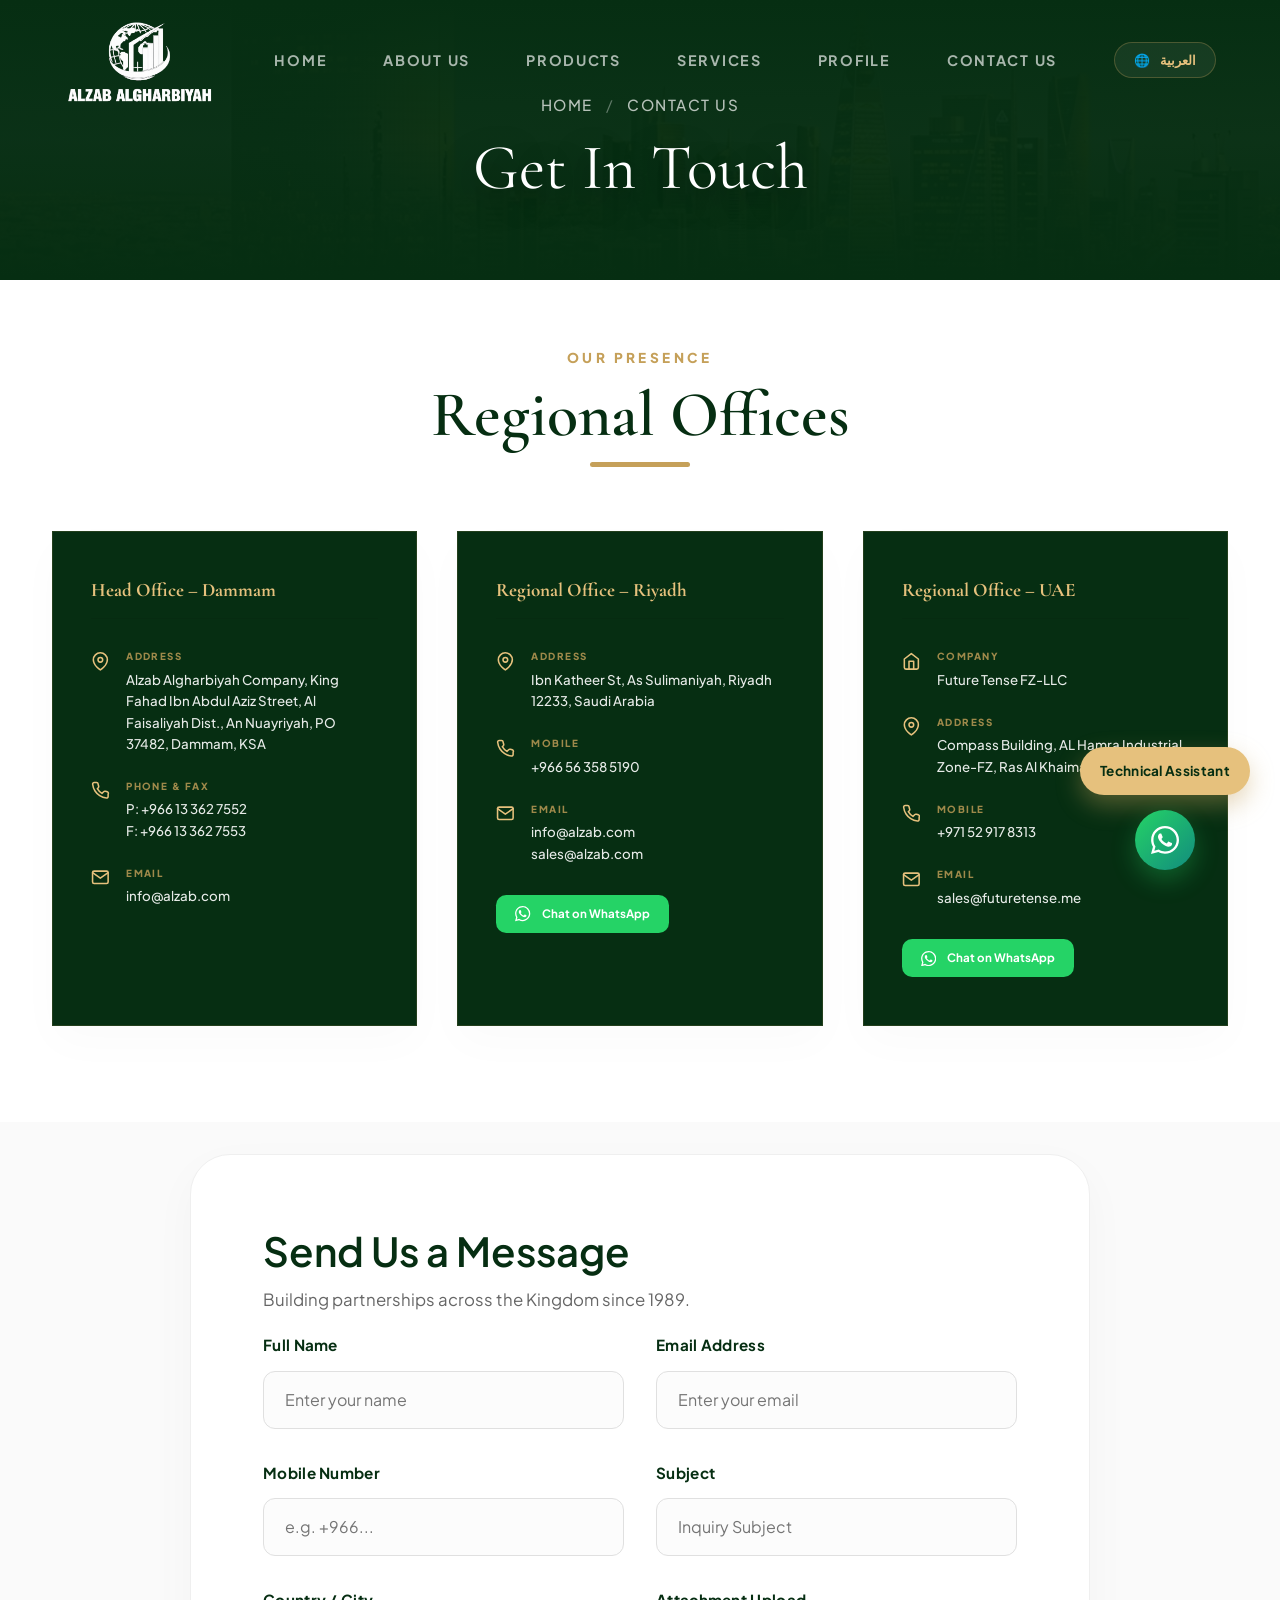
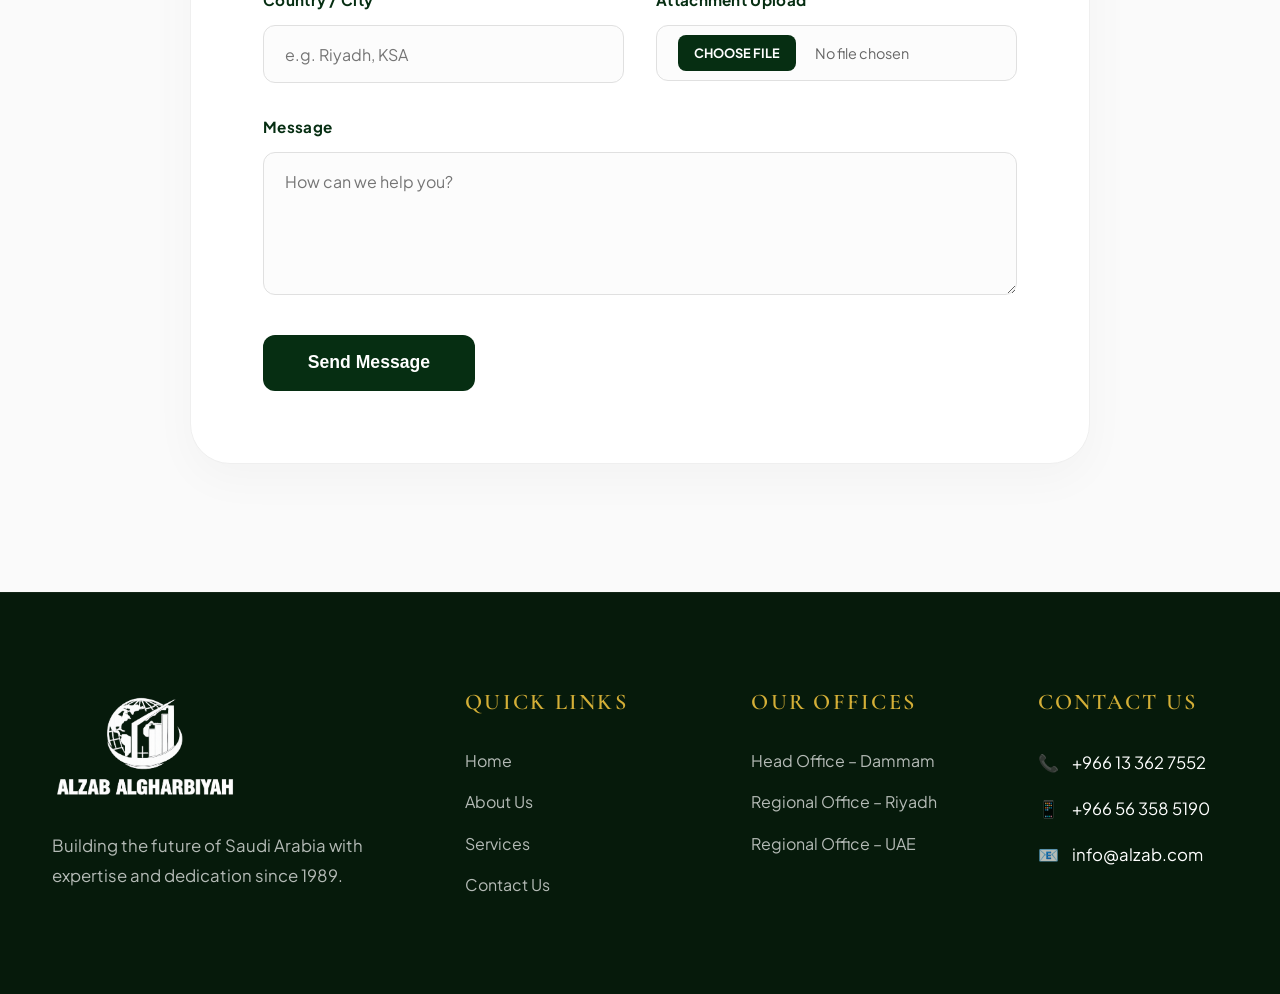
<file: contact.html>
<!DOCTYPE html>
<html lang="en" dir="ltr">
<head>
  <meta charset="UTF-8" />
  <meta name="viewport" content="width=device-width, initial-scale=1.0" />
  <title>Contact Alzab Algharbiyah – Dammam, Riyadh & UAE Offices</title>
  <meta name="description" content="Get in touch with the Alzab Algharbiyah team. Reach our head office in Dammam, our Riyadh branch, or our UAE branch for quotes and inquiries." />
  <link rel="canonical" href="https://www.alzab.com/contact.html" />

  <!-- Open Graph / Facebook -->
  <meta property="og:type" content="website" />
  <meta property="og:url" content="https://www.alzab.com/contact.html" />
  <meta property="og:title" content="Contact Alzab Algharbiyah – Dammam, Riyadh & UAE Offices" />
  <meta property="og:description" content="Get in touch with the Alzab Algharbiyah team. Reach our head office in Dammam, our Riyadh branch, or our UAE branch for quotes and inquiries." />
  <meta property="og:image" content="https://www.alzab.com/assets/images/brands/Alzab.png" />
  <meta property="og:locale" content="en_US" />
  <meta property="og:locale:alternate" content="ar_SA" />

  <!-- Twitter -->
  <meta name="twitter:card" content="summary_large_image" />
  <meta name="twitter:url" content="https://www.alzab.com/contact.html" />
  <meta name="twitter:title" content="Contact Alzab Algharbiyah – Dammam, Riyadh & UAE Offices" />
  <meta name="twitter:description" content="Get in touch with the Alzab Algharbiyah team. Reach our head office in Dammam, our Riyadh branch, or our UAE branch for quotes and inquiries." />
  <meta name="twitter:image" content="https://www.alzab.com/assets/images/brands/Alzab.png" />

  <link rel="stylesheet" href="style.css" />
  <link rel="preconnect" href="https://fonts.googleapis.com" />
  <link rel="preconnect" href="https://fonts.gstatic.com" crossorigin />
  <link href="https://fonts.googleapis.com/css2?family=Cormorant+Garamond:ital,wght@0,300;0,400;0,500;0,600;0,700;1,300;1,400;1,500;1,600;1,700&family=Plus+Jakarta+Sans:wght@300;400;500;600;700;800&family=Tajawal:wght@300;400;500;700;800&display=swap" rel="stylesheet" />
</head>
<body class="inner-page">
  <nav class="navbar scrolled" id="navbar">
    <div class="nav-container">
      <a href="index.html" class="nav-brand"><img src="assets/images/brands/Alzab.png" alt="Alzab" class="nav-logo-img" /></a>
      <ul class="nav-links" id="navLinks">
        <li><a href="index.html"     class="nav-item" data-en="Home" data-ar="الرئيسية">Home</a></li>
        <li><a href="about.html"    class="nav-item" data-en="About Us" data-ar="من نحن">About Us</a></li>
        <li class="nav-item-dropdown">
          <a href="products.html" class="nav-item" data-en="Products" data-ar="المنتجات">Products</a>
          <ul class="vertical-dropdown">
            <li class="has-submenu">
              <a href="brands/obo.html"><img src="assets/images/brands/OBO_Bettermann_normalized.jpg" class="dropdown-logo"> <span class="lang-text" data-en="OBO Bettermann" data-ar="أوبو بيترمان">OBO Bettermann</span></a>
              <ul class="sub-dropdown">
                <li><a href="brands/obo.html#tbs" data-en="TBS – Transient and lightning protection systems" data-ar="TBS – أنظمة الحماية من الصواعق والعابرة">TBS – Transient and lightning protection systems</a></li>
                <li><a href="brands/obo.html#ufs" data-en="UFS – Underfloor systems" data-ar="UFS – أنظمة تحت الأرض">UFS – Underfloor systems</a></li>
                <li><a href="brands/obo.html#vbs" data-en="VBS – Connection and Fastening Systems" data-ar="VBS – أنظمة التوصيل والتثبيت">VBS – Connection and Fastening Systems</a></li>
                <li><a href="brands/obo.html#kts" data-en="KTS – Cable support systems" data-ar="KTS – أنظمة دعم الكابلات">KTS – Cable support systems</a></li>
                <li><a href="brands/obo.html#bss" data-en="BSS – Fire protection systems" data-ar="BSS – أنظمة الحماية من الحريق">BSS – Fire protection systems</a></li>
                <li><a href="brands/obo.html#lfs" data-en="LFS – Cable routing systems" data-ar="LFS – أنظمة توجيه الكابلات">LFS – Cable routing systems</a></li>
                <li><a href="brands/obo.html#egs" data-en="EGS – Device systems" data-ar="EGS – أنظمة الأجهزة">EGS – Device systems</a></li>
              </ul>
            </li>
            <li class="has-submenu">
              <a href="brands/extell.html"><img src="assets/images/brands/ExTell_normalized.jpg" class="dropdown-logo"> <span class="lang-text" data-en="Extell" data-ar="إكستيل">Extell</span></a>
              <ul class="sub-dropdown">
                <li><a href="brands/extell.html#battery" data-en="Battery" data-ar="بطاريات">Battery</a></li>
                <li><a href="brands/extell.html#cables" data-en="Copper and Elevator Cables" data-ar="كابلات النحاس والمصاعد">Copper and Elevator Cables</a></li>
                <li><a href="brands/extell.html#fiber" data-en="Fiber Cables" data-ar="كابلات الألياف">Fiber Cables</a></li>
                <li><a href="brands/extell.html#pdu" data-en="PDU" data-ar="وحدة توزيع الطاقة (PDU)">PDU</a></li>
                <li><a href="brands/extell.html#racks" data-en="Rack and Cabinets" data-ar="الرفوف والكبائن">Rack and Cabinets</a></li>
                <li><a href="brands/extell.html#ups" data-en="UPS" data-ar="مزود الطاقة غير المنقطع (UPS)">UPS</a></li>
              </ul>
            </li>
            <li class="has-submenu">
              <a href="brands/vmr.html"><img src="assets/images/brands/VMR_normalized.jpg" class="dropdown-logo"> <span class="lang-text" data-en="VMR" data-ar="في إم آر">VMR</span></a>
              <ul class="sub-dropdown">
                <li><a href="brands/vmr.html#power-towers" data-en="Retractable power towers &amp; Underfloor Boxes" data-ar="أبراج الطاقة القابلة للسحب وصناديق الأرضية">Retractable power towers &amp; Underfloor Boxes</a></li>
                <li><a href="brands/vmr.html#bollards" data-en="Bollards" data-ar="أعمدة الحماية">Bollards</a></li>
                <li><a href="brands/vmr.html#exhaust" data-en="Exhaust systems" data-ar="أنظمة العادم">Exhaust systems</a></li>
                <li><a href="brands/vmr.html#urban" data-en="Urban furnishing" data-ar="تأثيث المناطق الحضرية">Urban furnishing</a></li>
              </ul>
            </li>
            <li class="has-submenu">
              <a href="brands/barqan.html"><img src="assets/images/brands/Barqan_normalized.jpg" class="dropdown-logo"> <span class="lang-text" data-en="Barqan" data-ar="برقان">Barqan</span></a>
              <ul class="sub-dropdown">
                <li class="submenu-category-label" data-en="Electrical" data-ar="كهربائي">Electrical</li>
                <li><a href="brands/barqan.html#conduit" data-en="Metal Conduit System" data-ar="أنظمة المواسير المعدنية">Metal Conduit System</a></li>
                <li><a href="brands/barqan.html#boxes" data-en="Boxes" data-ar="صناديق">Boxes</a></li>
                <li><a href="brands/barqan.html#floor-boxes" data-en="Floor Boxes" data-ar="صناديق أرضية">Floor Boxes</a></li>
                <li><a href="brands/barqan.html#mgt" data-en="Cable Management System" data-ar="أنظمة إدارة الكابلات">Cable Management System</a></li>
                <li><a href="brands/barqan.html#terminals" data-en="Cable Terminals" data-ar="نهائيات الكابلات">Cable Terminals</a></li>
                <li class="submenu-category-label" data-en="Civil" data-ar="مدني">Civil</li>
                <li><a href="brands/barqan.html#raised-floor" data-en="Raised Access Floor" data-ar="الأرضية المرفوعة">Raised Access Floor</a></li>
                <li><a href="brands/barqan.html#precast" data-en="Precast" data-ar="الخرسانة مسبقة الصب">Precast</a></li>
              </ul>
            </li>
          </ul>
        </li>
        <li><a href="services.html" class="nav-item" data-en="Services" data-ar="الخدمات">Services</a></li>
        <li><a href="assets/profile/Alzab_Profile.pdf" class="nav-item" data-en="Profile" data-ar="ملف الشركة" download>Profile</a></li>
        <li><a href="contact.html"  class="nav-item active" data-en="Contact Us" data-ar="اتصل بنا">Contact Us</a></li>
      </ul>
      <div class="nav-actions">
        <button class="lang-btn" id="langToggle" onclick="toggleLang()">
          <span class="lang-icon">🌐</span>
          <span class="lang-label" id="langLabel">العربية</span>
        </button>
        <button class="hamburger" id="hamburger" onclick="toggleMenu()">
          <span></span><span></span><span></span>
        </button>
      </div>
    </div>
  </nav>

  <!-- Hero Banner -->
  <section class="ct-hero-banner">
    <div class="ct-hero-bg"></div>
    <div class="ct-hero-overlay"></div>
    <div class="ct-hero-content">
      <div class="about-breadcrumb">
        <a href="index.html" data-en="Home" data-ar="الرئيسية">Home</a>
        <span class="breadcrumb-sep">/</span>
        <span data-en="Contact Us" data-ar="اتصل بنا">Contact Us</span>
      </div>
      <h1 data-en="Get In Touch" data-ar="تواصل معنا">Get In Touch</h1>
    </div>
  </section>

  <!-- OFFICES SECTION -->
  <section class="offices-sec" id="offices">
    <div class="container">
      <div class="section-header">
        <span class="section-tag" data-en="Our Presence" data-ar="تواجدنا">Our Presence</span>
        <h2 class="section-title" data-en="Regional Offices" data-ar="المكاتب الإقليمية">Regional Offices</h2>
        <div class="title-bar"></div>
      </div>

      <div class="offices-grid">
        <!-- HEAD OFFICE - DAMMAM -->
        <div class="office-card" id="office-dammam">
          <img src="assets/images/brands/Alzab.png" class="office-watermark" alt="Watermark" />
          <h4 data-en="Head Office – Dammam" data-ar="المكتب الرئيسي – الدمام">Head Office – Dammam</h4>
          <div class="office-details">
            <div class="office-detail-item">
              <div class="office-icon">
                <svg viewBox="0 0 24 24" fill="none" stroke="currentColor" stroke-width="2" stroke-linecap="round" stroke-linejoin="round"><path d="M21 10c0 7-9 13-9 13s-9-6-9-13a9 9 0 0 1 18 0z"></path><circle cx="12" cy="10" r="3"></circle></svg>
              </div>
              <div class="office-content">
                <span class="office-label" data-en="Address" data-ar="العنوان">Address</span>
                <span class="office-value" data-en="Alzab Algharbiyah Company, King Fahad Ibn Abdul Aziz Street, Al Faisaliyah Dist., An Nuayriyah, PO 37482, Dammam, KSA" data-ar="شركة الزاب الغربية، شارع الملك فهد بن عبدالعزيز، حي الفيصلية، النعيرية، ص.ب 37482، الدمام، المملكة العربية السعودية">Alzab Algharbiyah Company, King Fahad Ibn Abdul Aziz Street, Dammam, KSA</span>
              </div>
            </div>
            <div class="office-detail-item">
              <div class="office-icon">
                <svg viewBox="0 0 24 24" fill="none" stroke="currentColor" stroke-width="2" stroke-linecap="round" stroke-linejoin="round"><path d="M22 16.92v3a2 2 0 0 1-2.18 2 19.79 19.79 0 0 1-8.63-3.07 19.5 19.5 0 0 1-6-6 19.79 19.79 0 0 1-3.07-8.67A2 2 0 0 1 4.11 2h3a2 2 0 0 1 2 1.72 12.84 12.84 0 0 0 .7 2.81 2 2 0 0 1-.45 2.11L8.09 9.91a16 16 0 0 0 6 6l2.19-2.19a2 2 0 0 1 2.11-.45 12.84 12.84 0 0 0 2.81.7A2 2 0 0 1 22 16.92z"></path></svg>
              </div>
              <div class="office-content">
                <span class="office-label" data-en="Phone & Fax" data-ar="الهاتف والفاكس">Phone & Fax</span>
                <span class="office-value">P: +966 13 362 7552<br>F: +966 13 362 7553</span>
              </div>
            </div>
            <div class="office-detail-item">
              <div class="office-icon">
                <svg viewBox="0 0 24 24" fill="none" stroke="currentColor" stroke-width="2" stroke-linecap="round" stroke-linejoin="round"><path d="M4 4h16c1.1 0 2 .9 2 2v12c0 1.1-.9 2-2 2H4c-1.1 0-2-.9-2-2V6c0-1.1.9-2 2-2z"></path><polyline points="22,6 12,13 2,6"></polyline></svg>
              </div>
              <div class="office-content">
                <span class="office-label" data-en="Email" data-ar="البريد">Email</span>
                <span class="office-value"><a href="mailto:info@alzab.com">info@alzab.com</a></span>
              </div>
            </div>
          </div>
        </div>

        <!-- REGIONAL OFFICE - RIYADH -->
        <div class="office-card" id="office-riyadh">
          <img src="assets/images/brands/Alzab.png" class="office-watermark" alt="Watermark" />
          <h4 data-en="Regional Office – Riyadh" data-ar="المكتب الإقليمي – الرياض">Regional Office – Riyadh</h4>
          <div class="office-details">
            <div class="office-detail-item">
              <div class="office-icon">
                <svg viewBox="0 0 24 24" fill="none" stroke="currentColor" stroke-width="2" stroke-linecap="round" stroke-linejoin="round"><path d="M21 10c0 7-9 13-9 13s-9-6-9-13a9 9 0 0 1 18 0z"></path><circle cx="12" cy="10" r="3"></circle></svg>
              </div>
              <div class="office-content">
                <span class="office-label" data-en="Address" data-ar="العنوان">Address</span>
                <span class="office-value" data-en="Ibn Katheer St, As Sulimaniyah, Riyadh 12233, Saudi Arabia" data-ar="شارع ابن كثير، السليمانية، الرياض 12233، المملكة العربية السعودية">Ibn Katheer St, As Sulimaniyah, Riyadh</span>
              </div>
            </div>
            <div class="office-detail-item">
              <div class="office-icon">
                <svg viewBox="0 0 24 24" fill="none" stroke="currentColor" stroke-width="2" stroke-linecap="round" stroke-linejoin="round"><path d="M22 16.92v3a2 2 0 0 1-2.18 2 19.79 19.79 0 0 1-8.63-3.07 19.5 19.5 0 0 1-6-6 19.79 19.79 0 0 1-3.07-8.67A2 2 0 0 1 4.11 2h3a2 2 0 0 1 2 1.72 12.84 12.84 0 0 0 .7 2.81 2 2 0 0 1-.45 2.11L8.09 9.91a16 16 0 0 0 6 6l2.19-2.19a2 2 0 0 1 2.11-.45 12.84 12.84 0 0 0 2.81.7A2 2 0 0 1 22 16.92z"></path></svg>
              </div>
              <div class="office-content">
                <span class="office-label" data-en="Mobile" data-ar="الجوال">Mobile</span>
                <span class="office-value"><a href="tel:+966563585190">+966 56 358 5190</a></span>
              </div>
            </div>
            <div class="office-detail-item">
              <div class="office-icon">
                <svg viewBox="0 0 24 24" fill="none" stroke="currentColor" stroke-width="2" stroke-linecap="round" stroke-linejoin="round"><path d="M4 4h16c1.1 0 2 .9 2 2v12c0 1.1-.9 2-2 2H4c-1.1 0-2-.9-2-2V6c0-1.1.9-2 2-2z"></path><polyline points="22,6 12,13 2,6"></polyline></svg>
              </div>
              <div class="office-content">
                <span class="office-label" data-en="Email" data-ar="البريد">Email</span>
                <span class="office-value">
                  <a href="mailto:info@alzab.com">info@alzab.com</a><br>
                  <a href="mailto:sales@alzab.com">sales@alzab.com</a>
                </span>
              </div>
            </div>
            <a href="https://wa.me/966563585190" target="_blank" class="office-wa-link">
              <svg style="width:18px;height:18px" viewBox="0 0 24 24" fill="currentColor"><path d="M17.472 14.382c-.297-.149-1.758-.867-2.03-.967-.273-.099-.471-.148-.67.15-.197.297-.767.966-.94 1.164-.173.199-.347.223-.644.075-.297-.15-1.255-.463-2.39-1.475-.883-.788-1.48-1.761-1.653-2.059-.173-.297-.018-.458.13-.606.134-.133.298-.347.446-.52.149-.174.198-.298.298-.497.099-.198.05-.371-.025-.52-.075-.149-.669-1.612-.916-2.207-.242-.579-.487-.5-.669-.51-.173-.008-.371-.01-.57-.01-.198 0-.52.074-.792.372-.272.297-1.04 1.016-1.04 2.479 0 1.462 1.065 2.875 1.213 3.074.149.198 2.096 3.2 5.077 4.487.709.306 1.262.489 1.694.625.712.227 1.36.195 1.871.118.571-.085 1.758-.719 2.006-1.413.248-.694.248-1.289.173-1.413-.074-.124-.272-.198-.57-.347m-5.421 7.403h-.004a9.87 9.87 0 01-5.031-1.378l-.361-.214-3.741.982.998-3.648-.235-.374a9.86 9.86 0 01-1.51-5.26c.001-5.45 4.436-9.884 9.888-9.884 2.64 0 5.122 1.03 6.988 2.898a9.825 9.825 0 012.893 6.994c-.003 5.45-4.437 9.884-9.885 9.884m8.413-18.297A11.815 11.815 0 0012.05 0C5.495 0 .16 5.335.157 11.892c0 2.096.547 4.142 1.588 5.945L.057 24l6.305-1.654a11.882 11.882 0 005.683 1.448h.005c6.554 0 11.89-5.335 11.893-11.893a11.821 11.821 0 00-3.48-8.413z"/></svg>
              <span data-en="Chat on WhatsApp" data-ar="دردشة واتساب">Chat on WhatsApp</span>
            </a>
          </div>
        </div>

        <!-- REGIONAL OFFICE - UAE -->
        <div class="office-card" id="office-uae">
          <img src="assets/images/brands/Alzab.png" class="office-watermark" alt="Watermark" />
          <h4 data-en="Regional Office – UAE" data-ar="المكتب الإقليمي – الإمارات">Regional Office – UAE</h4>
          <div class="office-details">
            <div class="office-detail-item">
              <div class="office-icon">
                <svg viewBox="0 0 24 24" fill="none" stroke="currentColor" stroke-width="2" stroke-linecap="round" stroke-linejoin="round"><path d="M3 9l9-7 9 7v11a2 2 0 0 1-2 2H5a2 2 0 0 1-2-2z"></path><polyline points="9 22 9 12 15 12 15 22"></polyline></svg>
              </div>
              <div class="office-content">
                <span class="office-label" data-en="Company" data-ar="الشركة">Company</span>
                <span class="office-value">Future Tense FZ-LLC</span>
              </div>
            </div>
            <div class="office-detail-item">
              <div class="office-icon">
                <svg viewBox="0 0 24 24" fill="none" stroke="currentColor" stroke-width="2" stroke-linecap="round" stroke-linejoin="round"><path d="M21 10c0 7-9 13-9 13s-9-6-9-13a9 9 0 0 1 18 0z"></path><circle cx="12" cy="10" r="3"></circle></svg>
              </div>
              <div class="office-content">
                <span class="office-label" data-en="Address" data-ar="العنوان">Address</span>
                <span class="office-value" data-en="Compass Building, AL Hamra Industrial Zone-FZ, Ras Al Khaimah, UAE" data-ar="مبنى كومباس، منطقة الحمراء الصناعية-FZ، رأس الخيمة، الإمارات العربية المتحدة">AL Hamra Industrial Zone, RAK, UAE</span>
              </div>
            </div>
            <div class="office-detail-item">
              <div class="office-icon">
                <svg viewBox="0 0 24 24" fill="none" stroke="currentColor" stroke-width="2" stroke-linecap="round" stroke-linejoin="round"><path d="M22 16.92v3a2 2 0 0 1-2.18 2 19.79 19.79 0 0 1-8.63-3.07 19.5 19.5 0 0 1-6-6 19.79 19.79 0 0 1-3.07-8.67A2 2 0 0 1 4.11 2h3a2 2 0 0 1 2 1.72 12.84 12.84 0 0 0 .7 2.81 2 2 0 0 1-.45 2.11L8.09 9.91a16 16 0 0 0 6 6l2.19-2.19a2 2 0 0 1 2.11-.45 12.84 12.84 0 0 0 2.81.7A2 2 0 0 1 22 16.92z"></path></svg>
              </div>
              <div class="office-content">
                <span class="office-label" data-en="Mobile" data-ar="الجوال">Mobile</span>
                <span class="office-value"><a href="tel:+971529178313">+971 52 917 8313</a></span>
              </div>
            </div>
            <div class="office-detail-item">
              <div class="office-icon">
                <svg viewBox="0 0 24 24" fill="none" stroke="currentColor" stroke-width="2" stroke-linecap="round" stroke-linejoin="round"><path d="M4 4h16c1.1 0 2 .9 2 2v12c0 1.1-.9 2-2 2H4c-1.1 0-2-.9-2-2V6c0-1.1.9-2 2-2z"></path><polyline points="22,6 12,13 2,6"></polyline></svg>
              </div>
              <div class="office-content">
                <span class="office-label" data-en="Email" data-ar="البريد">Email</span>
                <span class="office-value"><a href="mailto:sales@futuretense.me">sales@futuretense.me</a></span>
              </div>
            </div>
            <a href="https://wa.me/971529178313" target="_blank" class="office-wa-link">
              <svg style="width:18px;height:18px" viewBox="0 0 24 24" fill="currentColor"><path d="M17.472 14.382c-.297-.149-1.758-.867-2.03-.967-.273-.099-.471-.148-.67.15-.197.297-.767.966-.94 1.164-.173.199-.347.223-.644.075-.297-.15-1.255-.463-2.39-1.475-.883-.788-1.48-1.761-1.653-2.059-.173-.297-.018-.458.13-.606.134-.133.298-.347.446-.52.149-.174.198-.298.298-.497.099-.198.05-.371-.025-.52-.075-.149-.669-1.612-.916-2.207-.242-.579-.487-.5-.669-.51-.173-.008-.371-.01-.57-.01-.198 0-.52.074-.792.372-.272.297-1.04 1.016-1.04 2.479 0 1.462 1.065 2.875 1.213 3.074.149.198 2.096 3.2 5.077 4.487.709.306 1.262.489 1.694.625.712.227 1.36.195 1.871.118.571-.085 1.758-.719 2.006-1.413.248-.694.248-1.289.173-1.413-.074-.124-.272-.198-.57-.347m-5.421 7.403h-.004a9.87 9.87 0 01-5.031-1.378l-.361-.214-3.741.982.998-3.648-.235-.374a9.86 9.86 0 01-1.51-5.26c.001-5.45 4.436-9.884 9.888-9.884 2.64 0 5.122 1.03 6.988 2.898a9.825 9.825 0 012.893 6.994c-.003 5.45-4.437 9.884-9.885 9.884m8.413-18.297A11.815 11.815 0 0012.05 0C5.495 0 .16 5.335.157 11.892c0 2.096.547 4.142 1.588 5.945L.057 24l6.305-1.654a11.882 11.882 0 005.683 1.448h.005c6.554 0 11.89-5.335 11.893-11.893a11.821 11.821 0 00-3.48-8.413z"/></svg>
              <span data-en="Chat on WhatsApp" data-ar="دردشة واتساب">Chat on WhatsApp</span>
            </a>
          </div>
        </div>
      </div>
    </div>
  </section>

  <section class="ct-main">
    <div class="container">
      <div class="ct-grid">
        <!-- Professional Form Panel -->
        <div class="ct-form-panel">
          <div class="form-title-wrap">
            <h2 data-en="Send Us a Message" data-ar="أرسل لنا رسالة">Send Us a Message</h2>
            <p data-en="Building partnerships across the Kingdom since 1989." data-ar="نبني شراكات عبر المملكة منذ عام 1989.">Building partnerships across the Kingdom since 1989.</p>
          </div>
          <form class="ct-form" id="contactForm" action="https://formsubmit.co/ajax/sales@alzab.com" method="POST" enctype="multipart/form-data">
            <!-- FormSubmit Configuration -->
            <input type="hidden" name="_cc" value="adam@alzab.com,sameer@alzab.com">
            <input type="hidden" name="_subject" value="New Website Inquiry - Alzab Algharbiyah">
            <input type="hidden" name="_honey" style="display:none">
            <input type="hidden" name="_template" value="table">
            <input type="hidden" name="_captcha" value="false">

            <div class="form-row">
              <div class="form-group">
                <label data-en="Full Name" data-ar="الاسم الكامل">Full Name</label>
                <input type="text" id="userName" name="Name" placeholder="Enter your name" required />
              </div>
              <div class="form-group">
                <label data-en="Email Address" data-ar="البريد الإلكتروني">Email Address</label>
                <input type="email" id="userEmail" name="Email" placeholder="Enter your email" required />
              </div>
            </div>
            <div class="form-row">
              <div class="form-group">
                <label data-en="Mobile Number" data-ar="رقم الجوال">Mobile Number</label>
                <input type="tel" id="userMobile" name="Mobile" placeholder="e.g. +966..." required />
              </div>
              <div class="form-group">
                <label data-en="Subject" data-ar="الموضوع">Subject</label>
                <input type="text" id="userSubject" name="Subject" placeholder="Inquiry Subject" required />
              </div>
            </div>
            <div class="form-row">
              <div class="form-group">
                <label data-en="Country / City" data-ar="الدولة / المدينة">Country / City</label>
                <input type="text" id="userLocation" name="Location" placeholder="e.g. Riyadh, KSA" required />
              </div>
              <div class="form-group">
                <label data-en="Attachment Upload" data-ar="تحميل المرفقات">Attachment Upload</label>
                <div class="file-upload-wrapper">
                  <input type="file" id="userFile" name="Attachment" class="file-input" />
                  <div class="file-custom-btn">
                    <span class="file-btn-text" data-en="Choose File" data-ar="اختر ملف">Choose File</span>
                    <span class="file-name-label" id="fileNameLabel" data-en="No file chosen" data-ar="لم يتم اختيار ملف">No file chosen</span>
                  </div>
                </div>
              </div>
            </div>
            <div class="form-group">
              <label data-en="Message" data-ar="الرسالة">Message</label>
              <textarea id="userMessage" name="Message" placeholder="How can we help you?" rows="5" required></textarea>
            </div>
            <button type="submit" id="submitBtn" class="ct-form-btn">
              <span data-en="Send Message" data-ar="إرسال الرسالة">Send Message</span>
            </button>
            <div id="formFeedback" style="display:none; margin-top: 2rem; font-weight: 700;">
              <!-- Dynamic feedback injected via JS -->
            </div>
          </form>
        </div>
      </div>
    </div>
  </section>

  <footer class="footer">
    <div class="container">
      <div class="footer-grid">
        <div class="footer-brand">
          <img src="assets/images/brands/Alzab.png" alt="Alzab" class="footer-logo" />
          <p data-en="Building the future of Saudi Arabia with expertise and dedication since 1989." data-ar="نبني مستقبل المملكة العربية السعودية بخبرة وتفانٍ منذ عام 1989.">Building the future of Saudi Arabia with expertise and dedication since 1989.</p>
        </div>
        <div class="footer-links">
          <h4 data-en="Quick Links" data-ar="روابط سريعة">Quick Links</h4>
          <ul>
            <li><a href="index.html" data-en="Home" data-ar="الرئيسية">Home</a></li>
            <li><a href="about.html" data-en="About Us" data-ar="من نحن">About Us</a></li>
            <li><a href="services.html" data-en="Services" data-ar="الخدمات">Services</a></li>
            <li><a href="contact.html" data-en="Contact Us" data-ar="اتصل بنا">Contact Us</a></li>
          </ul>
        </div>
        <div class="footer-links">
          <h4 data-en="Our Offices" data-ar="مكاتبنا">Our Offices</h4>
          <ul>
            <li><a href="#office-dammam" data-en="Head Office – Dammam" data-ar="المكتب الرئيسي – الدمام">Head Office – Dammam</a></li>
            <li><a href="#office-riyadh" data-en="Regional Office – Riyadh" data-ar="المكتب الإقليمي – الرياض">Regional Office – Riyadh</a></li>
            <li><a href="#office-uae" data-en="Regional Office – UAE" data-ar="المكتب الإقليمي – الإمارات">Regional Office – UAE</a></li>
          </ul>
        </div>
        <div class="footer-contact">
          <h4 data-en="Contact Us" data-ar="تواصل معنا">Contact Us</h4>
          <p>📞 <a href="tel:+966133627552">+966 13 362 7552</a></p>
          <p>📱 <a href="tel:+966563585190">+966 56 358 5190</a></p>
          <p>📧 <a href="mailto:info@alzab.com">info@alzab.com</a></p>
        </div>
      </div>
    </div>
  </footer>

  <script src="script.js"></script>
  <script>document.getElementById('navbar').classList.add('scrolled');</script>
</body>
</html>
</file>
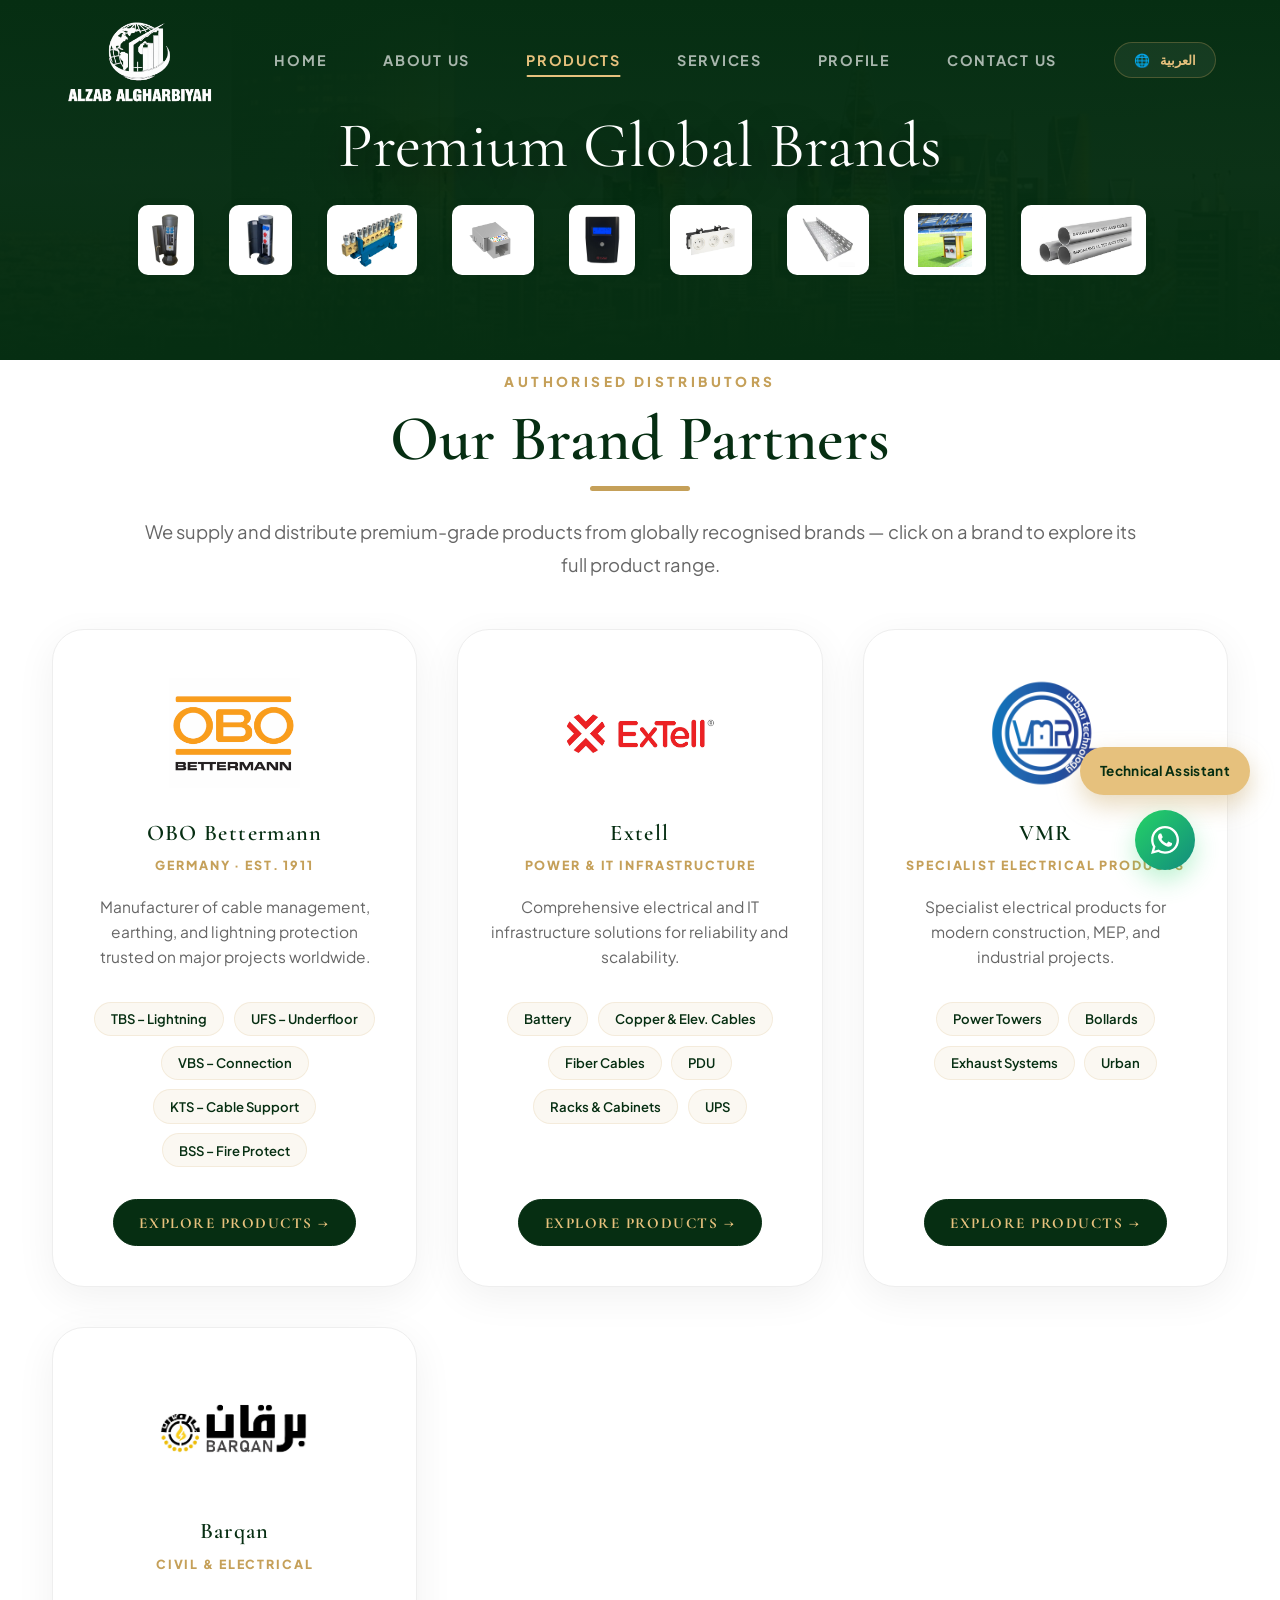
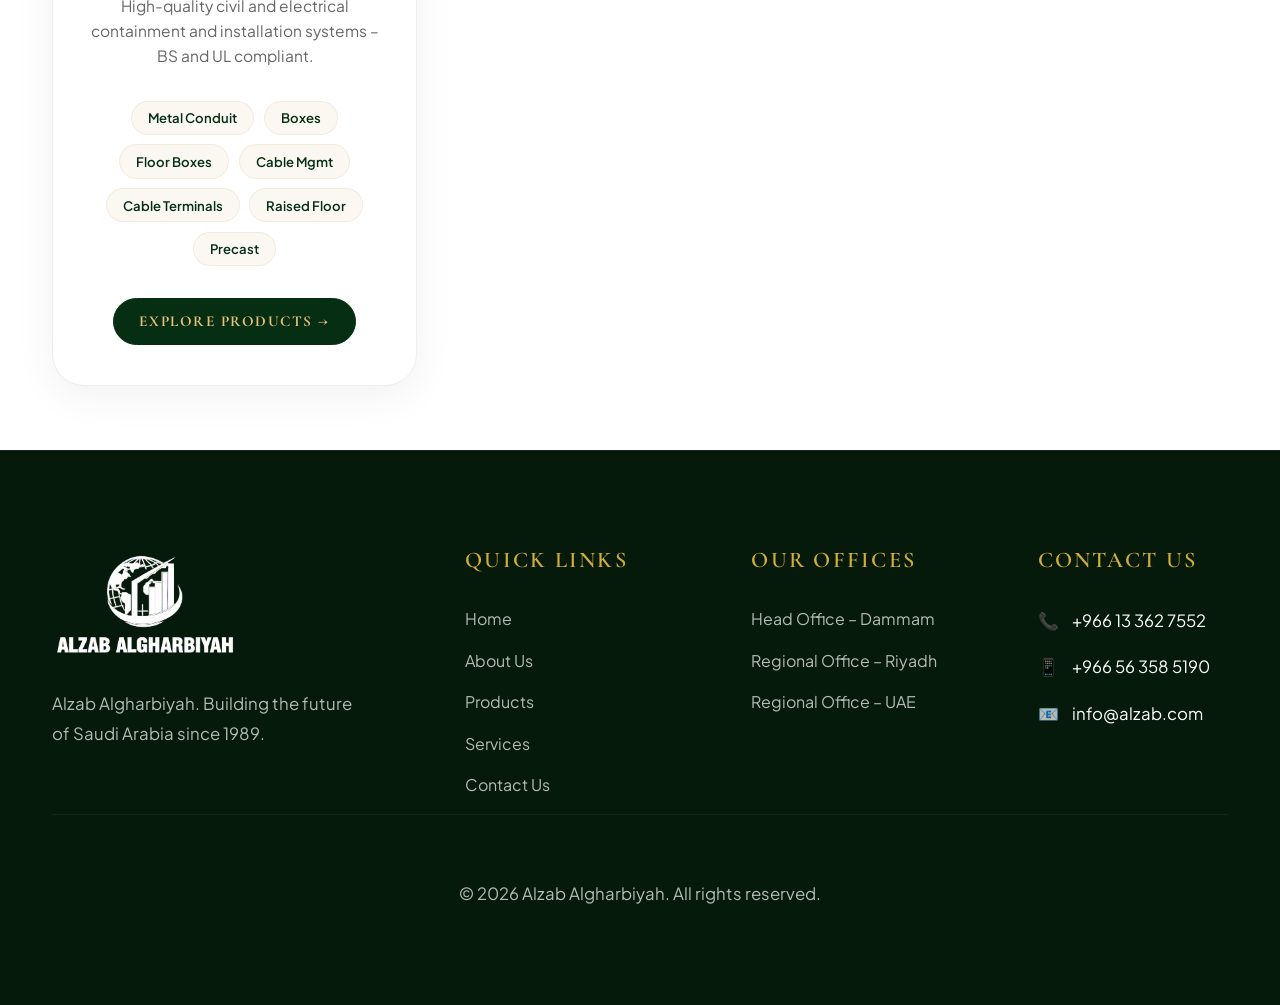
<file: products.html>
<!DOCTYPE html>
<html lang="en" dir="ltr">
<head>
  <meta charset="UTF-8" />
  <meta name="viewport" content="width=device-width, initial-scale=1.0" />
  <title>Industrial Products & Authorized Brands – Alzab Algharbiyah</title>
  <meta name="description" content="Explore Alzab Algharbiyah's premium brand partner offerings: OBO Bettermann, Extell, Barqan, and VMR. Authorized distributors across Saudi Arabia." />
  <link rel="canonical" href="https://www.alzab.com/products.html" />

  <!-- Open Graph / Facebook -->
  <meta property="og:type" content="website" />
  <meta property="og:url" content="https://www.alzab.com/products.html" />
  <meta property="og:title" content="Industrial Products & Authorized Brands – Alzab Algharbiyah" />
  <meta property="og:description" content="Explore Alzab Algharbiyah's premium brand partner offerings: OBO Bettermann, Extell, Barqan, and VMR. Authorized distributors across Saudi Arabia." />
  <meta property="og:image" content="https://www.alzab.com/assets/images/brands/Alzab.png" />
  <meta property="og:locale" content="en_US" />
  <meta property="og:locale:alternate" content="ar_SA" />

  <!-- Twitter -->
  <meta name="twitter:card" content="summary_large_image" />
  <meta name="twitter:url" content="https://www.alzab.com/products.html" />
  <meta name="twitter:title" content="Industrial Products & Authorized Brands – Alzab Algharbiyah" />
  <meta name="twitter:description" content="Explore Alzab Algharbiyah's premium brand partner offerings: OBO Bettermann, Extell, Barqan, and VMR. Authorized distributors across Saudi Arabia." />
  <meta name="twitter:image" content="https://www.alzab.com/assets/images/brands/Alzab.png" />

  <link rel="preconnect" href="https://fonts.googleapis.com" />
  <link rel="preconnect" href="https://fonts.gstatic.com" crossorigin />
  <link href="https://fonts.googleapis.com/css2?family=Prata&family=Inter:wght@300;400;500;600;700;800&family=Tajawal:wght@300;400;500;700;800&display=swap" rel="stylesheet" />
  <link rel="stylesheet" href="style.css" />

  <!-- Brand Association Structured Data -->
  <script type="application/ld+json">
  {
    "@context": "https://schema.org",
    "@type": "GeneralContractor",
    "name": "Alzab Algharbiyah Company",
    "url": "https://www.alzab.com/",
    "logo": "https://www.alzab.com/assets/images/brands/Alzab.png",
    "telephone": "+966133627552",
    "email": "info@alzab.com",
    "address": {
      "@type": "PostalAddress",
      "streetAddress": "King Fahad Ibn Abdul Aziz Street, Al Faisaliyah Dist., An Nuayriyah",
      "addressLocality": "Dammam",
      "addressCountry": "SA"
    },
    "brand": [
      {
        "@type": "Brand",
        "name": "OBO Bettermann",
        "url": "https://www.alzab.com/brands/obo.html",
        "logo": "https://www.alzab.com/assets/images/brands/OBO_Bettermann_normalized.jpg"
      },
      {
        "@type": "Brand",
        "name": "Extell",
        "url": "https://www.alzab.com/brands/extell.html",
        "logo": "https://www.alzab.com/assets/images/brands/ExTell_normalized.jpg"
      },
      {
        "@type": "Brand",
        "name": "VMR",
        "url": "https://www.alzab.com/brands/vmr.html",
        "logo": "https://www.alzab.com/assets/images/brands/VMR_normalized.jpg"
      },
      {
        "@type": "Brand",
        "name": "Barqan",
        "url": "https://www.alzab.com/brands/barqan.html",
        "logo": "https://www.alzab.com/assets/images/brands/Barqan_normalized.jpg"
      }
    ]
  }
  </script>
</head>
<body class="inner-page">
  <!-- Global SVG Assets -->
  <svg width="0" height="0" style="position:absolute">
    <defs>
      <linearGradient id="goldGradient" x1="0%" y1="0%" x2="100%" y2="100%">
        <stop offset="0%" style="stop-color: #FFF5B7; stop-opacity: 1" />
        <stop offset="40%" style="stop-color: #f7ef8a; stop-opacity: 1" />
        <stop offset="60%" style="stop-color: #d4af37; stop-opacity: 1" />
        <stop offset="100%" style="stop-color: #a67c00; stop-opacity: 1" />
      </linearGradient>
    </defs>
  </svg>

  <!-- NAVBAR -->
  <nav class="navbar scrolled" id="navbar">
    <div class="nav-container">
      <a href="index.html" class="nav-brand">
        <img src="assets/images/brands/Alzab.png" alt="Alzab Algharbiyah" class="nav-logo-img" />
      </a>
      <ul class="nav-links" id="navLinks">
        <li><a href="index.html"     class="nav-item" data-en="Home"       data-ar="الرئيسية">Home</a></li>
        <li><a href="about.html"    class="nav-item" data-en="About Us"   data-ar="من نحن">About Us</a></li>
        <li class="nav-item-dropdown">
          <a href="products.html" class="nav-item active" data-en="Products" data-ar="المنتجات">Products</a>
          <ul class="vertical-dropdown">
            <li class="has-submenu">
              <a href="brands/obo.html"><img src="assets/images/brands/OBO_Bettermann_normalized.jpg" class="dropdown-logo"> <span class="lang-text" data-en="OBO Bettermann" data-ar="أوبو بيترمان">OBO Bettermann</span></a>
              <ul class="sub-dropdown">
                <li><a href="brands/obo.html#tbs" data-en="TBS – Transient and lightning protection systems" data-ar="TBS – أنظمة الحماية من الصواعق والعابرة">TBS – Transient and lightning protection systems</a></li>
                <li><a href="brands/obo.html#ufs" data-en="UFS – Underfloor systems" data-ar="UFS – أنظمة تحت الأرض">UFS – Underfloor systems</a></li>
                <li><a href="brands/obo.html#vbs" data-en="VBS – Connection and Fastening Systems" data-ar="VBS – أنظمة التوصيل والتثبيت">VBS – Connection and Fastening Systems</a></li>
                <li><a href="brands/obo.html#kts" data-en="KTS – Cable support systems" data-ar="KTS – أنظمة دعم الكابلات">KTS – Cable support systems</a></li>
                <li><a href="brands/obo.html#bss" data-en="BSS – Fire protection systems" data-ar="BSS – أنظمة الحماية من الحريق">BSS – Fire protection systems</a></li>
                <li><a href="brands/obo.html#lfs" data-en="LFS – Cable routing systems" data-ar="LFS – أنظمة توجيه الكابلات">LFS – Cable routing systems</a></li>
                <li><a href="brands/obo.html#egs" data-en="EGS – Device systems" data-ar="EGS – أنظمة الأجهزة">EGS – Device systems</a></li>
              </ul>
            </li>
            <li class="has-submenu">
              <a href="brands/extell.html"><img src="assets/images/brands/ExTell_normalized.jpg" class="dropdown-logo"> <span class="lang-text" data-en="Extell" data-ar="إكستيل">Extell</span></a>
              <ul class="sub-dropdown">
                <li><a href="brands/extell.html#battery" data-en="Battery" data-ar="بطاريات">Battery</a></li>
                <li><a href="brands/extell.html#cables" data-en="Copper and Elevator Cables" data-ar="كابلات النحاس والمصاعد">Copper and Elevator Cables</a></li>
                <li><a href="brands/extell.html#fiber" data-en="Fiber Cables" data-ar="كابلات الألياف">Fiber Cables</a></li>
                <li><a href="brands/extell.html#pdu" data-en="PDU" data-ar="وحدة توزيع الطاقة (PDU)">PDU</a></li>
                <li><a href="brands/extell.html#racks" data-en="Rack and Cabinets" data-ar="الرفوف والكبائن">Rack and Cabinets</a></li>
                <li><a href="brands/extell.html#ups" data-en="UPS" data-ar="مزود الطاقة غير المنقطع (UPS)">UPS</a></li>
              </ul>
            </li>
            <li class="has-submenu">
              <a href="brands/vmr.html"><img src="assets/images/brands/VMR_normalized.jpg" class="dropdown-logo"> <span class="lang-text" data-en="VMR" data-ar="في إم آر">VMR</span></a>
              <ul class="sub-dropdown">
                <li><a href="brands/vmr.html#power-towers" data-en="Retractable power towers &amp; Underfloor Boxes" data-ar="أبراج الطاقة القابلة للسحب وصناديق الأرضية">Retractable power towers &amp; Underfloor Boxes</a></li>
                <li><a href="brands/vmr.html#bollards" data-en="Bollards" data-ar="أعمدة الحماية">Bollards</a></li>
                <li><a href="brands/vmr.html#exhaust" data-en="Exhaust systems" data-ar="أنظمة العادم">Exhaust systems</a></li>
                <li><a href="brands/vmr.html#urban" data-en="Urban furnishing" data-ar="تأثيث المناطق الحضرية">Urban furnishing</a></li>
              </ul>
            </li>
            <li class="has-submenu">
              <a href="brands/barqan.html"><img src="assets/images/brands/Barqan_normalized.jpg" class="dropdown-logo"> <span class="lang-text" data-en="Barqan" data-ar="برقان">Barqan</span></a>
              <ul class="sub-dropdown">
                <li class="submenu-category-label" data-en="Electrical" data-ar="كهربائي">Electrical</li>
                <li><a href="brands/barqan.html#conduit" data-en="Metal Conduit System" data-ar="أنظمة المواسير المعدنية">Metal Conduit System</a></li>
                <li><a href="brands/barqan.html#boxes" data-en="Boxes" data-ar="صناديق">Boxes</a></li>
                <li><a href="brands/barqan.html#floor-boxes" data-en="Floor Boxes" data-ar="صناديق أرضية">Floor Boxes</a></li>
                <li><a href="brands/barqan.html#mgt" data-en="Cable Management System" data-ar="أنظمة إدارة الكابلات">Cable Management System</a></li>
                <li><a href="brands/barqan.html#terminals" data-en="Cable Terminals" data-ar="نهائيات الكابلات">Cable Terminals</a></li>
                <li class="submenu-category-label" data-en="Civil" data-ar="مدني">Civil</li>
                <li><a href="brands/barqan.html#raised-floor" data-en="Raised Access Floor" data-ar="الأرضية المرفوعة">Raised Access Floor</a></li>
                <li><a href="brands/barqan.html#precast" data-en="Precast" data-ar="الخرسانة مسبقة الصب">Precast</a></li>
              </ul>
            </li>
          </ul>
        </li>
        <li><a href="services.html" class="nav-item" data-en="Services" data-ar="الخدمات">Services</a></li>
        <li><a href="assets/profile/Alzab_Profile.pdf" class="nav-item" data-en="Profile" data-ar="ملف الشركة" download>Profile</a></li>
        <li><a href="contact.html"  class="nav-item" data-en="Contact Us" data-ar="اتصل بنا">Contact Us</a></li>
      </ul>
      <div class="nav-actions">
        <button class="lang-btn" id="langToggle" onclick="toggleLang()">
          <span class="lang-icon">🌐</span>
          <span class="lang-label" id="langLabel">العربية</span>
        </button>
        <button class="hamburger" id="hamburger" onclick="toggleMenu()">
          <span></span><span></span><span></span>
        </button>
      </div>
    </div>
  </nav>

  <!-- PAGE HERO -->
  <section class="products-page-hero">
    <div class="ct-hero-bg"></div>
    <div class="ct-hero-overlay"></div>
    <div class="products-page-hero-content">

      <h1 data-en="Premium Global Brands" data-ar="علامات تجارية عالمية متميزة">Premium Global Brands</h1>

  <!-- PRODUCT SCROLLER -->
  <div class="product-scroller-wrapper">
    <div class="product-scroller-track">
        <a href="#brands-intro"><img src="assets/images/product_scroller/32-10-Bomber01.png" alt="Product" loading="lazy" /></a>
        <a href="#brands-intro"><img src="assets/images/product_scroller/50-10-Bomber.png" alt="Product" loading="lazy" /></a>
        <a href="#brands-intro"><img src="assets/images/product_scroller/60_N_12x16_BL-2054086-en_GB.jpg" alt="Product" loading="lazy" /></a>
        <a href="#brands-intro"><img src="assets/images/product_scroller/ASM-C5_G-6117325-en_GB.jpg" alt="Product" loading="lazy" /></a>
        <a href="#brands-intro"><img src="assets/images/product_scroller/Atom-Front.webp" alt="Product" loading="lazy" /></a>
        <a href="#brands-intro"><img src="assets/images/product_scroller/BRK_3STD_rws-6121032-en_GB.jpg" alt="Product" loading="lazy" /></a>
        <a href="#brands-intro"><img src="assets/images/product_scroller/Cable%20Tray.avif" alt="Product" loading="lazy" /></a>
        <a href="#brands-intro"><img src="assets/images/product_scroller/Capture.webp" alt="Product" loading="lazy" /></a>
        <a href="#brands-intro"><img src="assets/images/product_scroller/Conduit.png" alt="Product" loading="lazy" /></a>
        <a href="#brands-intro"><img src="assets/images/product_scroller/DSC_3609-scaled.webp" alt="Product" loading="lazy" /></a>
        <a href="#brands-intro"><img src="assets/images/product_scroller/DTS-02C_RW1-6119286-en_GB.jpg" alt="Product" loading="lazy" /></a>
        <a href="#brands-intro"><img src="assets/images/product_scroller/DXL-P-81042-BK.webp" alt="Product" loading="lazy" /></a>
        <a href="#brands-intro"><img src="assets/images/product_scroller/E015MPIT33.webp" alt="Product" loading="lazy" /></a>
        <a href="#brands-intro"><img src="assets/images/product_scroller/E120053V.webp" alt="Product" loading="lazy" /></a>
        <a href="#brands-intro"><img src="assets/images/product_scroller/E6XUVO33-L-Lift-Cable.webp" alt="Product" loading="lazy" /></a>
        <a href="#brands-intro"><img src="assets/images/product_scroller/EM3CLLUU-FC_dc3ee16f-8f72-4fcf-9cef-9f34098a5883.webp" alt="Product" loading="lazy" /></a>
        <a href="#brands-intro"><img src="assets/images/product_scroller/EWC09S06A3G_9U_.webp" alt="Product" loading="lazy" /></a>
        <a href="#brands-intro"><img src="assets/images/product_scroller/PS3-B+C_TNC+FS-5089756-en_GB.jpg" alt="Product" loading="lazy" /></a>
        <a href="#brands-intro"><img src="assets/images/product_scroller/RKFN3_9_VS_20-7408980-en_GB.jpg" alt="Product" loading="lazy" /></a>
        <a href="#brands-intro"><img src="assets/images/product_scroller/SDB_12_PS-2008812-en_GB.jpg" alt="Product" loading="lazy" /></a>
        <a href="#brands-intro"><img src="assets/images/product_scroller/T60ED_06A-7205741-en_GB.jpg" alt="Product" loading="lazy" /></a>
        <a href="#brands-intro"><img src="assets/images/product_scroller/VH-4_3SD1C16-6109804-en_GB.jpg" alt="Product" loading="lazy" /></a>
        <!-- Duplicate set for seamless infinite loop -->
        <a href="#brands-intro"><img src="assets/images/product_scroller/32-10-Bomber01.png" alt="Product" loading="lazy" /></a>
        <a href="#brands-intro"><img src="assets/images/product_scroller/50-10-Bomber.png" alt="Product" loading="lazy" /></a>
        <a href="#brands-intro"><img src="assets/images/product_scroller/60_N_12x16_BL-2054086-en_GB.jpg" alt="Product" loading="lazy" /></a>
        <a href="#brands-intro"><img src="assets/images/product_scroller/ASM-C5_G-6117325-en_GB.jpg" alt="Product" loading="lazy" /></a>
        <a href="#brands-intro"><img src="assets/images/product_scroller/Atom-Front.webp" alt="Product" loading="lazy" /></a>
        <a href="#brands-intro"><img src="assets/images/product_scroller/BRK_3STD_rws-6121032-en_GB.jpg" alt="Product" loading="lazy" /></a>
        <a href="#brands-intro"><img src="assets/images/product_scroller/Cable%20Tray.avif" alt="Product" loading="lazy" /></a>
        <a href="#brands-intro"><img src="assets/images/product_scroller/Capture.webp" alt="Product" loading="lazy" /></a>
        <a href="#brands-intro"><img src="assets/images/product_scroller/Conduit.png" alt="Product" loading="lazy" /></a>
        <a href="#brands-intro"><img src="assets/images/product_scroller/DSC_3609-scaled.webp" alt="Product" loading="lazy" /></a>
        <a href="#brands-intro"><img src="assets/images/product_scroller/DTS-02C_RW1-6119286-en_GB.jpg" alt="Product" loading="lazy" /></a>
        <a href="#brands-intro"><img src="assets/images/product_scroller/DXL-P-81042-BK.webp" alt="Product" loading="lazy" /></a>
        <a href="#brands-intro"><img src="assets/images/product_scroller/E015MPIT33.webp" alt="Product" loading="lazy" /></a>
        <a href="#brands-intro"><img src="assets/images/product_scroller/E120053V.webp" alt="Product" loading="lazy" /></a>
        <a href="#brands-intro"><img src="assets/images/product_scroller/E6XUVO33-L-Lift-Cable.webp" alt="Product" loading="lazy" /></a>
        <a href="#brands-intro"><img src="assets/images/product_scroller/EM3CLLUU-FC_dc3ee16f-8f72-4fcf-9cef-9f34098a5883.webp" alt="Product" loading="lazy" /></a>
        <a href="#brands-intro"><img src="assets/images/product_scroller/EWC09S06A3G_9U_.webp" alt="Product" loading="lazy" /></a>
        <a href="#brands-intro"><img src="assets/images/product_scroller/PS3-B+C_TNC+FS-5089756-en_GB.jpg" alt="Product" loading="lazy" /></a>
        <a href="#brands-intro"><img src="assets/images/product_scroller/RKFN3_9_VS_20-7408980-en_GB.jpg" alt="Product" loading="lazy" /></a>
        <a href="#brands-intro"><img src="assets/images/product_scroller/SDB_12_PS-2008812-en_GB.jpg" alt="Product" loading="lazy" /></a>
        <a href="#brands-intro"><img src="assets/images/product_scroller/T60ED_06A-7205741-en_GB.jpg" alt="Product" loading="lazy" /></a>
        <a href="#brands-intro"><img src="assets/images/product_scroller/VH-4_3SD1C16-6109804-en_GB.jpg" alt="Product" loading="lazy" /></a>
    </div>
  </div>
    </div>
  </section>
  <!-- BRANDS INTRO -->
  <div id="brands-intro" style="background: var(--white); padding: 0.5rem 0 0; scroll-margin-top: 100px;">
    <div class="container">
      <div class="section-header">
        <span class="section-tag" data-en="Authorised Distributors" data-ar="موزعون معتمدون">Authorised Distributors</span>
        <h2 class="section-title" data-en="Our Brand Partners" data-ar="شركاؤنا من العلامات التجارية">Our Brand Partners</h2>
        <div class="title-bar"></div>
        <p class="section-desc" data-en="We supply and distribute premium-grade products from globally recognised brands — click on a brand to explore its full product range." data-ar="نورد ونوزع منتجات عالية الجودة من علامات تجارية عالمية مرموقة — انقر على العلامة لاستعراض منتجاتها الكاملة.">
          We supply and distribute premium-grade products from globally recognised brands — click on a brand to explore its full product range.
        </p>
      </div>
    </div>
  </div>

  <!-- BRANDS FULL GRID -->
  <section style="background: var(--white); padding: 1rem 0 4rem;">
    <div class="container">
      <div class="brands-full-grid">

        <!-- OBO BETTERMANN -->
        <a href="brands/obo.html" class="brand-full-card">
          <div class="brand-full-logo">
            <img src="assets/images/brands/OBO Bettermann.png" alt="OBO Bettermann" />
          </div>
          <div class="brand-full-info">
            <h3 data-en="OBO Bettermann" data-ar="أوبو بيترمان">OBO Bettermann</h3>
            <div class="brand-origin-tag" data-en="Germany · Est. 1911" data-ar="ألمانيا · تأسست 1911">Germany · Est. 1911</div>
            <p data-en="Manufacturer of cable management, earthing, and lightning protection trusted on major projects worldwide." data-ar="الشركة الرائدة عالمياً في صناعة أنظمة إدارة الكابلات والتأريض والحماية للمشاريع الكبرى.">
              Manufacturer of cable management, earthing, and lightning protection trusted on major projects worldwide.
            </p>
            <div class="brand-product-tags">
              <span data-en="TBS – Lightning" data-ar="TBS – حماية الصواعق">TBS – Lightning</span>
              <span data-en="UFS – Underfloor" data-ar="UFS – أنظمة تحت الأرض">UFS – Underfloor</span>
              <span data-en="VBS – Connection" data-ar="VBS – أنظمة التوصيل">VBS – Connection</span>
              <span data-en="KTS – Cable Support" data-ar="KTS – دعم الكابلات">KTS – Cable Support</span>
              <span data-en="BSS – Fire Protect" data-ar="BSS – الحماية من الحريق">BSS – Fire Protect</span>
            </div>
            <span class="explore-btn"><span class="lang-text" data-en="Explore Products →" data-ar="استكشف المنتجات ←">Explore Products →</span></span>
          </div>
        </a>

        <!-- EXTELL -->
        <a href="brands/extell.html" class="brand-full-card">
          <div class="brand-full-logo">
            <img src="assets/images/brands/ExTell.jpg" alt="Extell" />
          </div>
          <div class="brand-full-info">
            <h3 data-en="Extell" data-ar="إكستيل">Extell</h3>
            <div class="brand-origin-tag" data-en="Power &amp; IT Infrastructure" data-ar="البنية التحتية للطاقة وتقنية المعلومات">Power &amp; IT Infrastructure</div>
            <p data-en="Comprehensive electrical and IT infrastructure solutions for reliability and scalability." data-ar="حلول بنية تحتية كهربائية وتقنية معلومات شاملة للموثوقية وقابلية التوسع.">
              Comprehensive electrical and IT infrastructure solutions for reliability and scalability.
            </p>
            <div class="brand-product-tags">
              <span data-en="Battery" data-ar="بطاريات">Battery</span>
              <span data-en="Copper & Elev. Cables" data-ar="كابلات النحاس والمصاعد">Copper & Elev. Cables</span>
              <span data-en="Fiber Cables" data-ar="كابلات الألياف">Fiber Cables</span>
              <span data-en="PDU" data-ar="PDU">PDU</span>
              <span data-en="Racks & Cabinets" data-ar="الرفوف والكبائن">Racks & Cabinets</span>
              <span data-en="UPS" data-ar="UPS">UPS</span>
            </div>
            <span class="explore-btn"><span class="lang-text" data-en="Explore Products →" data-ar="استكشف المنتجات ←">Explore Products →</span></span>
          </div>
        </a>

        <!-- VMR -->
        <a href="brands/vmr.html" class="brand-full-card">
          <div class="brand-full-logo">
            <img src="assets/images/brands/vmr.png" alt="VMR" />
          </div>
          <div class="brand-full-info">
            <h3 data-en="VMR" data-ar="في إم آر">VMR</h3>
            <div class="brand-origin-tag" data-en="Specialist Electrical Products" data-ar="منتجات كهربائية متخصصة">Specialist Electrical Products</div>
            <p data-en="Specialist electrical products for modern construction, MEP, and industrial projects." data-ar="منتجات كهربائية متخصصة تلبي متطلبات البناء الحديث ومشاريع MEP والصناعة.">
              Specialist electrical products for modern construction, MEP, and industrial projects.
            </p>
            <div class="brand-product-tags">
              <span data-en="Power Towers" data-ar="أبراج الطاقة">Power Towers</span>
              <span data-en="Bollards" data-ar="أعمدة الحماية">Bollards</span>
              <span data-en="Exhaust Systems" data-ar="أنظمة العادم">Exhaust Systems</span>
              <span data-en="Urban" data-ar="تأثيث حضري">Urban</span>
            </div>
            <span class="explore-btn"><span class="lang-text" data-en="Explore Products →" data-ar="استكشف المنتجات ←">Explore Products →</span></span>
          </div>
        </a>

        <!-- BARQAN -->
        <a href="brands/barqan.html" class="brand-full-card">
          <div class="brand-full-logo">
            <img src="assets/images/brands/Barqan.jpeg" alt="Barqan" />
          </div>
          <div class="brand-full-info">
            <h3 data-en="Barqan" data-ar="برقان">Barqan</h3>
            <div class="brand-origin-tag" data-en="Civil &amp; Electrical" data-ar="مدني وكهربائي">Civil &amp; Electrical</div>
            <p data-en="High-quality civil and electrical containment and installation systems – BS and UL compliant." data-ar="أنظمة احتواء وتركيب مدنية وكهربائية عالية الجودة – متوافقة مع معايير BS وUL.">
              High-quality civil and electrical containment and installation systems – BS and UL compliant.
            </p>
            <div class="brand-product-tags">
              <span data-en="Metal Conduit" data-ar="أنابيب معدنية">Metal Conduit</span>
              <span data-en="Boxes" data-ar="صناديق">Boxes</span>
              <span data-en="Floor Boxes" data-ar="صناديق أرضية">Floor Boxes</span>
              <span data-en="Cable Mgmt" data-ar="إدارة الكابلات">Cable Mgmt</span>
              <span data-en="Cable Terminals" data-ar="نهائيات الكابلات">Cable Terminals</span>
              <span data-en="Raised Floor" data-ar="أرضية مرفوعة">Raised Floor</span>
              <span data-en="Precast" data-ar="صب مسبق">Precast</span>
            </div>
            <span class="explore-btn"><span class="lang-text" data-en="Explore Products →" data-ar="استكشف المنجات ←">Explore Products →</span></span>
          </div>
        </a>

      </div>

    </div>
  </section>

  <!-- FOOTER -->

  <footer class="footer">
    <div class="container">
      <div class="footer-grid">
        <div class="footer-brand">
          <img src="assets/images/brands/Alzab.png" alt="Alzab Algharbiyah" class="footer-logo" />
          <p data-en="Alzab Algharbiyah. Building the future of Saudi Arabia since 1989." data-ar="الزاب الغربية. نبني مستقبل المملكة العربية السعودية منذ 1989.">Alzab Algharbiyah. Building the future of Saudi Arabia since 1989.</p>
        </div>
        <div class="footer-links">
          <h4 data-en="Quick Links" data-ar="روابط سريعة">Quick Links</h4>
          <ul>
            <li><a href="index.html" data-en="Home" data-ar="الرئيسية">Home</a></li>
            <li><a href="about.html" data-en="About Us" data-ar="من نحن">About Us</a></li>
            <li><a href="products.html" data-en="Products" data-ar="المنتجات">Products</a></li>
            <li><a href="services.html" data-en="Services" data-ar="الخدمات">Services</a></li>
            <li><a href="contact.html" data-en="Contact Us" data-ar="اتصل بنا">Contact Us</a></li>
          </ul>
        </div>
        <div class="footer-links">
          <h4 data-en="Our Offices" data-ar="مكاتبنا">Our Offices</h4>
          <ul>
            <li><a href="contact.html#office-dammam" data-en="Head Office – Dammam" data-ar="المكتب الرئيسي – الدمام">Head Office – Dammam</a></li>
            <li><a href="contact.html#office-riyadh" data-en="Regional Office – Riyadh" data-ar="المكتب الإقليمي – الرياض">Regional Office – Riyadh</a></li>
            <li><a href="contact.html#office-uae" data-en="Regional Office – UAE" data-ar="المكتب الإقليمي – الإمارات">Regional Office – UAE</a></li>
          </ul>
        </div>
        <div class="footer-contact">
          <h4 data-en="Contact Us" data-ar="تواصل معنا">Contact Us</h4>
          <p>📞 <a href="tel:+966133627552">+966 13 362 7552</a></p>
          <p>📱 <a href="tel:+966563585190">+966 56 358 5190</a></p>
          <p>📧 <a href="mailto:info@alzab.com">info@alzab.com</a></p>
        </div>
      </div>
      <div class="footer-bottom">
        <p data-en="© 2026 Alzab Algharbiyah. All rights reserved." data-ar="© 2026 الزاب الغربية. جميع الحقوق محفوظة.">© 2026 Alzab Algharbiyah. All rights reserved.</p>
      </div>
    </div>
  </footer>

  <script src="script.js"></script>
  <script>
    // Keep navbar visible on this page since there's no scroll hero
    document.getElementById('navbar').classList.add('scrolled');
  </script>
</body>
</html>
</file>
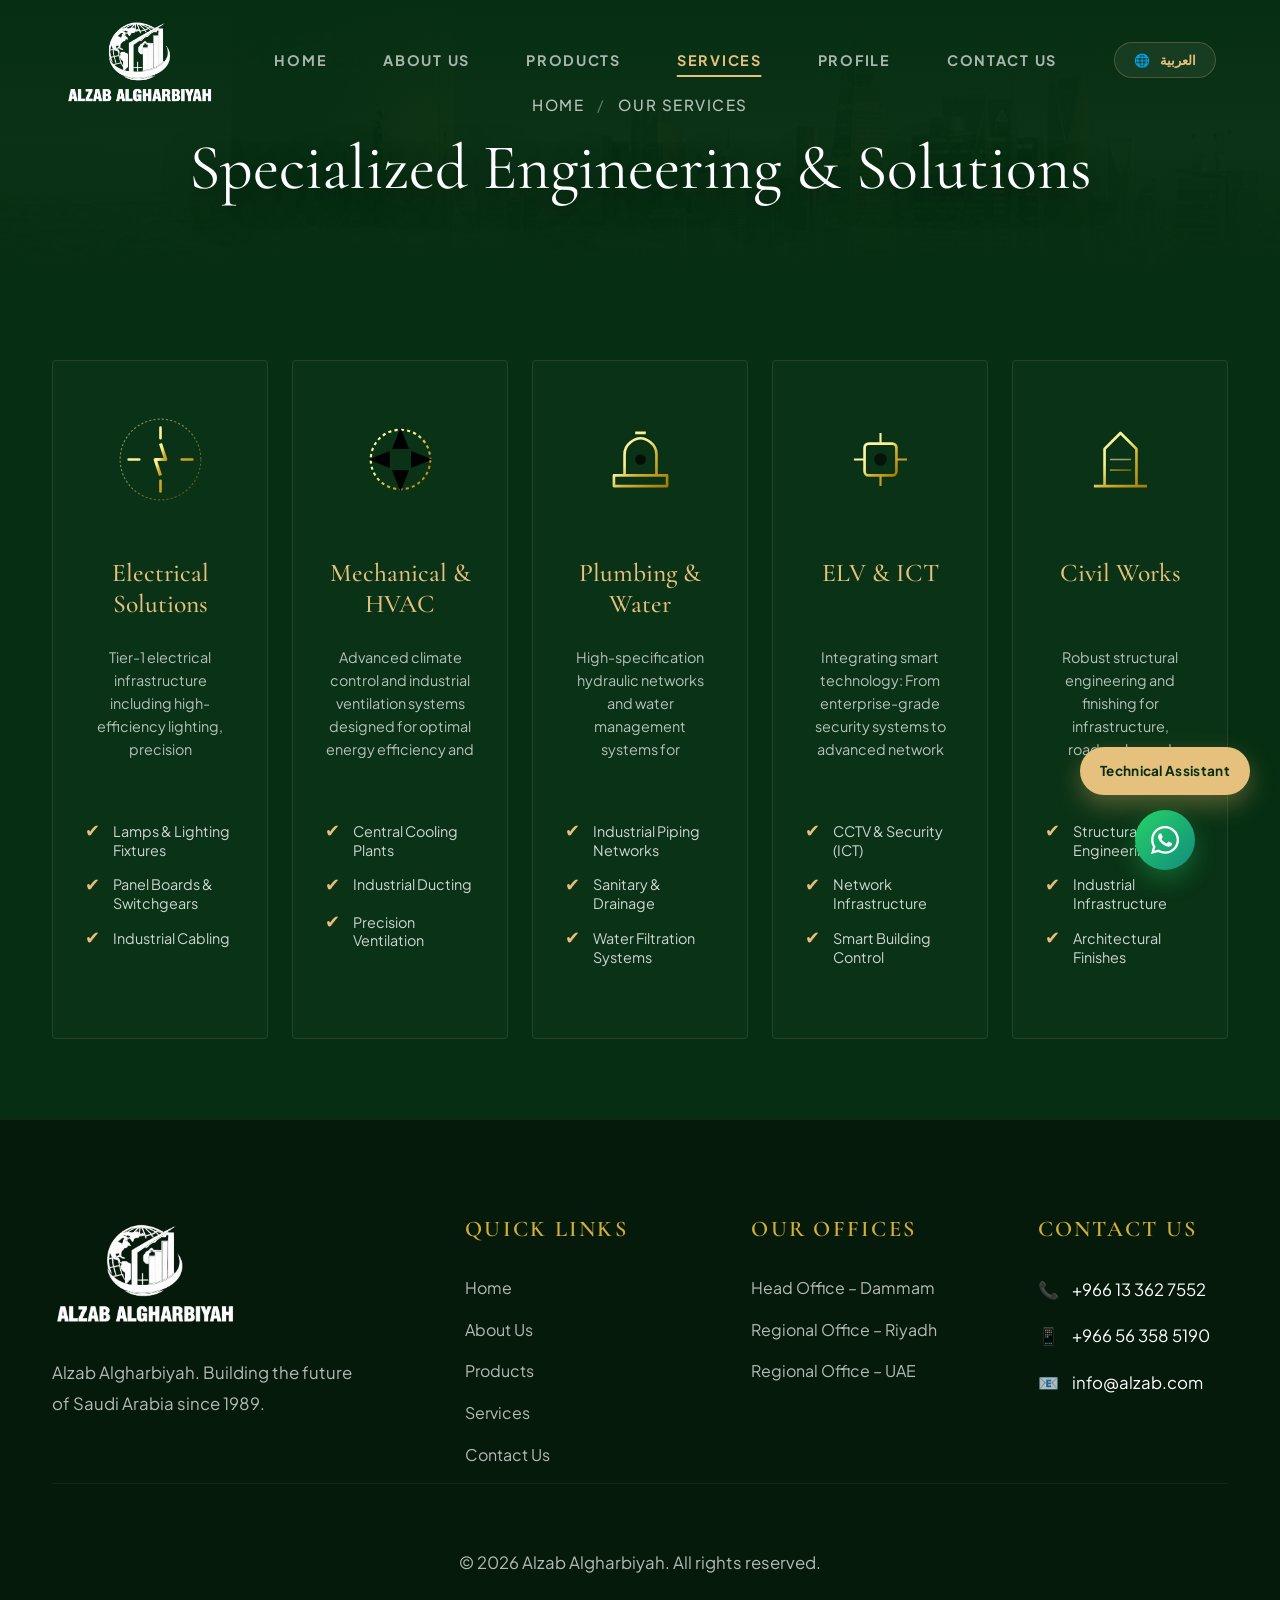
<file: services.html>
<!DOCTYPE html>
<html lang="en" dir="ltr">
<head>
  <meta charset="UTF-8" />
  <meta name="viewport" content="width=device-width, initial-scale=1.0" />
  <title>MEP, Civil & ELV Engineering Services – Alzab Algharbiyah</title>
  <meta name="description" content="Expert Electrical, Mechanical, HVAC, Plumbing, ELV, and Civil structural engineering solutions designed for Saudi Arabia's premium infrastructure needs." />
  <link rel="canonical" href="https://www.alzab.com/services.html" />

  <!-- Open Graph / Facebook -->
  <meta property="og:type" content="website" />
  <meta property="og:url" content="https://www.alzab.com/services.html" />
  <meta property="og:title" content="MEP, Civil & ELV Engineering Services – Alzab Algharbiyah" />
  <meta property="og:description" content="Expert Electrical, Mechanical, HVAC, Plumbing, ELV, and Civil structural engineering solutions designed for Saudi Arabia's premium infrastructure needs." />
  <meta property="og:image" content="https://www.alzab.com/assets/images/brands/Alzab.png" />
  <meta property="og:locale" content="en_US" />
  <meta property="og:locale:alternate" content="ar_SA" />

  <!-- Twitter -->
  <meta name="twitter:card" content="summary_large_image" />
  <meta name="twitter:url" content="https://www.alzab.com/services.html" />
  <meta name="twitter:title" content="MEP, Civil & ELV Engineering Services – Alzab Algharbiyah" />
  <meta name="twitter:description" content="Expert Electrical, Mechanical, HVAC, Plumbing, ELV, and Civil structural engineering solutions designed for Saudi Arabia's premium infrastructure needs." />
  <meta name="twitter:image" content="https://www.alzab.com/assets/images/brands/Alzab.png" />

  <link rel="preconnect" href="https://fonts.googleapis.com" />
  <link rel="preconnect" href="https://fonts.gstatic.com" crossorigin />
  <link href="https://fonts.googleapis.com/css2?family=Prata&family=Inter:wght@300;400;500;600;700;800&family=Tajawal:wght@300;400;500;700;800&display=swap" rel="stylesheet" />
  <link rel="stylesheet" href="style.css" />
</head>
<body class="inner-page">
  <!-- Global SVG Assets -->
  <svg width="0" height="0" style="position:absolute">
    <defs>
      <linearGradient id="goldGradient" x1="0%" y1="0%" x2="100%" y2="100%">
        <stop offset="0%" style="stop-color: #FFF5B7; stop-opacity: 1" />
        <stop offset="40%" style="stop-color: #f7ef8a; stop-opacity: 1" />
        <stop offset="60%" style="stop-color: #d4af37; stop-opacity: 1" />
        <stop offset="100%" style="stop-color: #a67c00; stop-opacity: 1" />
      </linearGradient>
    </defs>
  </svg>

  <nav class="navbar scrolled" id="navbar">
    <div class="nav-container">
      <a href="index.html" class="nav-brand"><img src="assets/images/brands/Alzab.png" alt="Alzab" class="nav-logo-img" /></a>
      <ul class="nav-links" id="navLinks">
        <li><a href="index.html"     class="nav-item" data-en="Home" data-ar="الرئيسية">Home</a></li>
        <li><a href="about.html"    class="nav-item" data-en="About Us" data-ar="من نحن">About Us</a></li>
        <li class="nav-item-dropdown">
          <a href="products.html" class="nav-item" data-en="Products" data-ar="المنتجات">Products</a>
          <ul class="vertical-dropdown">
            <li class="has-submenu">
              <a href="brands/obo.html"><img src="assets/images/brands/OBO_Bettermann_normalized.jpg" class="dropdown-logo"> <span class="lang-text" data-en="OBO Bettermann" data-ar="أوبو بيترمان">OBO Bettermann</span></a>
              <ul class="sub-dropdown">
                <li><a href="brands/obo.html#tbs" data-en="TBS – Transient and lightning protection systems" data-ar="TBS – أنظمة الحماية من الصواعق والعابرة">TBS – Transient and lightning protection systems</a></li>
                <li><a href="brands/obo.html#ufs" data-en="UFS – Underfloor systems" data-ar="UFS – أنظمة تحت الأرض">UFS – Underfloor systems</a></li>
                <li><a href="brands/obo.html#vbs" data-en="VBS – Connection and Fastening Systems" data-ar="VBS – أنظمة التوصيل والتثبيت">VBS – Connection and Fastening Systems</a></li>
                <li><a href="brands/obo.html#kts" data-en="KTS – Cable support systems" data-ar="KTS – أنظمة دعم الكابلات">KTS – Cable support systems</a></li>
                <li><a href="brands/obo.html#bss" data-en="BSS – Fire protection systems" data-ar="BSS – أنظمة الحماية من الحريق">BSS – Fire protection systems</a></li>
                <li><a href="brands/obo.html#lfs" data-en="LFS – Cable routing systems" data-ar="LFS – أنظمة توجيه الكابلات">LFS – Cable routing systems</a></li>
                <li><a href="brands/obo.html#egs" data-en="EGS – Device systems" data-ar="EGS – أنظمة الأجهزة">EGS – Device systems</a></li>
              </ul>
            </li>
            <li class="has-submenu">
              <a href="brands/extell.html"><img src="assets/images/brands/ExTell_normalized.jpg" class="dropdown-logo"> <span class="lang-text" data-en="Extell" data-ar="إكستيل">Extell</span></a>
              <ul class="sub-dropdown">
                <li><a href="brands/extell.html#battery" data-en="Battery" data-ar="بطاريات">Battery</a></li>
                <li><a href="brands/extell.html#cables" data-en="Copper and Elevator Cables" data-ar="كابلات النحاس والمصاعد">Copper and Elevator Cables</a></li>
                <li><a href="brands/extell.html#fiber" data-en="Fiber Cables" data-ar="كابلات الألياف">Fiber Cables</a></li>
                <li><a href="brands/extell.html#pdu" data-en="PDU" data-ar="وحدة توزيع الطاقة (PDU)">PDU</a></li>
                <li><a href="brands/extell.html#racks" data-en="Rack and Cabinets" data-ar="الرفوف والكبائن">Rack and Cabinets</a></li>
                <li><a href="brands/extell.html#ups" data-en="UPS" data-ar="مزود الطاقة غير المنقطع (UPS)">UPS</a></li>
              </ul>
            </li>
            <li class="has-submenu">
              <a href="brands/vmr.html"><img src="assets/images/brands/VMR_normalized.jpg" class="dropdown-logo"> <span class="lang-text" data-en="VMR" data-ar="في إم آر">VMR</span></a>
              <ul class="sub-dropdown">
                <li><a href="brands/vmr.html#power-towers" data-en="Retractable power towers &amp; Underfloor Boxes" data-ar="أبراج الطاقة القابلة للسحب وصناديق الأرضية">Retractable power towers &amp; Underfloor Boxes</a></li>
                <li><a href="brands/vmr.html#bollards" data-en="Bollards" data-ar="أعمدة الحماية">Bollards</a></li>
                <li><a href="brands/vmr.html#exhaust" data-en="Exhaust systems" data-ar="أنظمة العادم">Exhaust systems</a></li>
                <li><a href="brands/vmr.html#urban" data-en="Urban furnishing" data-ar="تأثيث المناطق الحضرية">Urban furnishing</a></li>
              </ul>
            </li>
            <li class="has-submenu">
              <a href="brands/barqan.html"><img src="assets/images/brands/Barqan_normalized.jpg" class="dropdown-logo"> <span class="lang-text" data-en="Barqan" data-ar="برقان">Barqan</span></a>
              <ul class="sub-dropdown">
                <li class="submenu-category-label" data-en="Electrical" data-ar="كهربائي">Electrical</li>
                <li><a href="brands/barqan.html#conduit" data-en="Metal Conduit System" data-ar="أنظمة المواسير المعدنية">Metal Conduit System</a></li>
                <li><a href="brands/barqan.html#boxes" data-en="Boxes" data-ar="صناديق">Boxes</a></li>
                <li><a href="brands/barqan.html#floor-boxes" data-en="Floor Boxes" data-ar="صناديق أرضية">Floor Boxes</a></li>
                <li><a href="brands/barqan.html#mgt" data-en="Cable Management System" data-ar="أنظمة إدارة الكابلات">Cable Management System</a></li>
                <li><a href="brands/barqan.html#terminals" data-en="Cable Terminals" data-ar="نهائيات الكابلات">Cable Terminals</a></li>
                <li class="submenu-category-label" data-en="Civil" data-ar="مدني">Civil</li>
                <li><a href="brands/barqan.html#raised-floor" data-en="Raised Access Floor" data-ar="الأرضية المرفوعة">Raised Access Floor</a></li>
                <li><a href="brands/barqan.html#precast" data-en="Precast" data-ar="الخرسانة مسبقة الصب">Precast</a></li>
              </ul>
            </li>
          </ul>
        </li>
        <li><a href="services.html" class="nav-item active" data-en="Services" data-ar="الخدمات">Services</a></li>
        <li><a href="assets/profile/Alzab_Profile.pdf" class="nav-item" data-en="Profile" data-ar="ملف الشركة" download>Profile</a></li>
        <li><a href="contact.html"  class="nav-item" data-en="Contact Us" data-ar="اتصل بنا">Contact Us</a></li>
      </ul>
      <div class="nav-actions">
        <button class="lang-btn" id="langToggle" onclick="toggleLang()">
          <span class="lang-icon">🌐</span>
          <span class="lang-label" id="langLabel">العربية</span>
        </button>
        <button class="hamburger" id="hamburger" onclick="toggleMenu()">
          <span></span><span></span><span></span>
        </button>
      </div>

    </div>
  </nav>

  <section class="svc-hero-banner">
    <div class="ct-hero-bg"></div>
    <div class="ct-hero-overlay"></div>
    <div class="svc-hero-content">
      <div class="about-breadcrumb">
        <a href="index.html" data-en="Home" data-ar="الرئيسية">Home</a>
        <span class="breadcrumb-sep">/</span>
        <span data-en="Our Services" data-ar="خدماتنا">Our Services</span>
      </div>
      <h1 data-en="Specialized Engineering & Solutions" data-ar="الهندسة المتخصصة والحلول">Specialized Engineering & Solutions</h1>
    </div>
  </section>

  <section class="svc-cards-section" style="padding: 5rem 0;">
    <div class="container">
      <div class="svc-cards-grid svc-grid-5">
        <!-- Restoration of FULL service cards with list items and gold icons -->
        <!-- 01 Electrical -->
        <div class="svc-card">
          <div class="svc-card-icon">
            <svg viewBox="0 0 80 80">
              <circle cx="40" cy="40" r="38" fill="none" stroke="url(#goldGradient)" stroke-width="1" stroke-dasharray="2 2" opacity="0.5"/>
              <path d="M40 10 V20 M40 60 V70 M10 40 H20 M60 40 H70" stroke="url(#goldGradient)" stroke-width="2.5" stroke-linecap="round"/>
              <path d="M40 25 L45 40 H35 L40 55" fill="none" stroke="url(#goldGradient)" stroke-width="3" stroke-linejoin="round"/>
            </svg>
          </div>
          <div class="svc-card-num">01</div>
          <h3 data-en="Electrical Solutions" data-ar="حلول الكهرباء">Electrical Solutions</h3>
          <p data-en="Tier-1 electrical infrastructure including high-efficiency lighting, precision switchgears, and robust cable management systems." data-ar="بنية تحتية كهربائية من الفئة الأولى تشمل الإضاءة عالية الكفاءة، وأجهزة المفاتيح الدقيقة، وأنظمة إدارة الكابلات القوية.">Tier-1 electrical infrastructure including high-efficiency lighting, precision switchgears, and robust cable management systems.</p>
          <ul class="svc-card-list">
            <li data-en="Lamps & Lighting Fixtures" data-ar="المصابيح وأدوات الإضاءة">Lamps & Lighting Fixtures</li>
            <li data-en="Panel Boards & Switchgears" data-ar="لوحات التوزيع وأجهزة المفاتيح">Panel Boards & Switchgears</li>
            <li data-en="Industrial Cabling" data-ar="الكابلات الصناعية">Industrial Cabling</li>
          </ul>
        </div>
        <!-- 02 Mechanical & HVAC -->
        <div class="svc-card">
          <div class="svc-card-icon">
            <svg viewBox="0 0 80 80">
              <circle cx="40" cy="40" r="28" fill="none" stroke="url(#goldGradient)" stroke-width="2" stroke-dasharray="3 3"/>
              <path d="M40 10 L48 30 H32 Z M40 70 L32 50 H48 Z M10 40 L30 32 V48 Z M70 40 L50 32 V48 Z" class="gold-fill" />
            </svg>
          </div>
          <div class="svc-card-num">02</div>
          <h3 data-en="Mechanical & HVAC" data-ar="الميكانيكا والتكييف">Mechanical & HVAC</h3>
          <p data-en="Advanced climate control and industrial ventilation systems designed for optimal energy efficiency and durability." data-ar="أنظمة التحكم في المناخ المتقدمة والتهوية الصناعية المصممة لتحقيق الكفاءة المثلى في استهلاك الطاقة والمتانة.">Advanced climate control and industrial ventilation systems designed for optimal energy efficiency and durability.</p>
          <ul class="svc-card-list">
            <li data-en="Central Cooling Plants" data-ar="محطات التبريد المركزية">Central Cooling Plants</li>
            <li data-en="Industrial Ducting" data-ar="مجاري الهواء الصناعية">Industrial Ducting</li>
            <li data-en="Precision Ventilation" data-ar="التهوية الدقيقة">Precision Ventilation</li>
          </ul>
        </div>
        <!-- 03 Plumbing -->
        <div class="svc-card">
          <div class="svc-card-icon">
            <svg viewBox="0 0 80 80">
              <path d="M15 65 H65 V55 H15 Z M25 55 V35 C25 25 35 20 40 20 C45 20 55 25 55 35 V55 M35 15 H45" fill="none" stroke="url(#goldGradient)" stroke-width="2.5" stroke-linejoin="round"/>
              <circle cx="40" cy="40" r="5" class="gold-fill" opacity="0.7"/>
            </svg>
          </div>
          <div class="svc-card-num">03</div>
          <h3 data-en="Plumbing & Water" data-ar="أعمال السباكة والمياه">Plumbing & Water</h3>
          <p data-en="High-specification hydraulic networks and water management systems for residential, commercial and industrial parks." data-ar="شبكات هيدروليكية عالية المواصفات وأنظمة إدارة المياه للمجمعات السكنية والتجارية والصناعية.">High-specification hydraulic networks and water management systems for residential, commercial and industrial parks.</p>
          <ul class="svc-card-list">
            <li data-en="Industrial Piping Networks" data-ar="شبكات الأنابيب الصناعية">Industrial Piping Networks</li>
            <li data-en="Sanitary & Drainage" data-ar="أعمال الصرف الصحي">Sanitary & Drainage</li>
            <li data-en="Water Filtration Systems" data-ar="أنظمة فحص المياه">Water Filtration Systems</li>
          </ul>
        </div>
        <!-- 04 ELV & ICT -->
        <div class="svc-card">
          <div class="svc-card-icon">
            <svg viewBox="0 0 80 80">
              <rect x="25" y="25" width="30" height="30" rx="4" fill="none" stroke="url(#goldGradient)" stroke-width="2.5"/>
              <path d="M40 25 V15 M40 55 V65 M25 40 H15 M55 40 H65" stroke="url(#goldGradient)" stroke-width="2"/>
              <circle cx="40" cy="40" r="6" class="gold-fill" opacity="0.6"/>
            </svg>
          </div>
          <div class="svc-card-num">04</div>
          <h3 data-en="ELV & ICT" data-ar="أنظمة التيار المنخفض">ELV & ICT</h3>
          <p data-en="Integrating smart technology: From enterprise-grade security systems to advanced network infrastructures and BMS." data-ar="تكامل التكنولوجيا الذكية: من الأنظمة الأمنية للمؤسسات إلى البنى التحتية المتقدمة للشبكات و BMS.">Integrating smart technology: From enterprise-grade security systems to advanced network infrastructures and BMS.</p>
          <ul class="svc-card-list">
            <li data-en="CCTV & Security (ICT)" data-ar="CCTV والأمن (ICT)">CCTV & Security (ICT)</li>
            <li data-en="Network Infrastructure" data-ar="البنية التحتية للشبكة">Network Infrastructure</li>
            <li data-en="Smart Building Control" data-ar="التحكم الذكي بالمباني">Smart Building Control</li>
          </ul>
        </div>
        <!-- 05 Civil Works -->
        <div class="svc-card">
          <div class="svc-card-icon">
            <svg viewBox="0 0 80 80">
              <path d="M15 65 H65 M25 65 V30 L40 15 L55 30 V65" fill="none" stroke="url(#goldGradient)" stroke-width="2.5" stroke-linejoin="round"/>
              <path d="M30 40 H50 M30 50 H50" stroke="url(#goldGradient)" stroke-width="1.5" opacity="0.6"/>
            </svg>
          </div>
          <div class="svc-card-num">05</div>
          <h3 data-en="Civil Works" data-ar="الأعمال المدنية">Civil Works</h3>
          <p data-en="Robust structural engineering and finishing for infrastructure, roadworks, and specialized industrial facilities." data-ar="هندسة إنشائية وتشطيبات قوية للبنية التحتية وأعمال الطرق والمرافق الصناعية المتخصصة.">Robust structural engineering and finishing for infrastructure, roadworks, and specialized industrial facilities.</p>
          <ul class="svc-card-list">
            <li data-en="Structural Engineering" data-ar="الهندسة الإنشائية">Structural Engineering</li>
            <li data-en="Industrial Infrastructure" data-ar="البنية التحتية الصناعية">Industrial Infrastructure</li>
            <li data-en="Architectural Finishes" data-ar="التشطيبات المعمارية">Architectural Finishes</li>
          </ul>
        </div>
      </div>
    </div>
  </section>

  <footer class="footer">
    <div class="footer-glow"></div>
    <div class="container">
      <div class="footer-grid">
        <div class="footer-brand">
          <img src="assets/images/brands/Alzab.png" alt="Alzab Algharbiyah" class="footer-logo" />
          <p data-en="Alzab Algharbiyah. Building the future of Saudi Arabia since 1989." data-ar="الزاب الغربية. نبني مستقبل المملكة العربية السعودية منذ 1989.">Alzab Algharbiyah. Building the future of Saudi Arabia since 1989.</p>
        </div>
        <div class="footer-links">
          <h4 data-en="Quick Links" data-ar="روابط سريعة">Quick Links</h4>
          <ul>
            <li><a href="index.html" data-en="Home" data-ar="الرئيسية">Home</a></li>
            <li><a href="about.html" data-en="About Us" data-ar="من نحن">About Us</a></li>
            <li><a href="products.html" data-en="Products" data-ar="المنتجات">Products</a></li>
            <li><a href="services.html" data-en="Services" data-ar="الخدمات">Services</a></li>
            <li><a href="contact.html" data-en="Contact Us" data-ar="اتصل بنا">Contact Us</a></li>
          </ul>
        </div>
        <div class="footer-links">
          <h4 data-en="Our Offices" data-ar="مكاتبنا">Our Offices</h4>
          <ul>
            <li><a href="contact.html#office-dammam" data-en="Head Office – Dammam" data-ar="المكتب الرئيسي – الدمام">Head Office – Dammam</a></li>
            <li><a href="contact.html#office-riyadh" data-en="Regional Office – Riyadh" data-ar="المكتب الإقليمي – الرياض">Regional Office – Riyadh</a></li>
            <li><a href="contact.html#office-uae" data-en="Regional Office – UAE" data-ar="المكتب الإقليمي – الإمارات">Regional Office – UAE</a></li>
          </ul>
        </div>
        <div class="footer-contact">
          <h4 data-en="Contact Us" data-ar="تواصل معنا">Contact Us</h4>
          <p>📞 <a href="tel:+966133627552">+966 13 362 7552</a></p>
          <p>📱 <a href="tel:+966563585190">+966 56 358 5190</a></p>
          <p>📧 <a href="mailto:info@alzab.com">info@alzab.com</a></p>
        </div>
      </div>
      <div class="footer-bottom">
        <p data-en="© 2026 Alzab Algharbiyah. All rights reserved." data-ar="© 2026 الزاب الغربية. جميع الحقوق محفوظة.">© 2026 Alzab Algharbiyah. All rights reserved.</p>
      </div>
    </div>
  </footer>
  <script src="script.js"></script>
  <script>document.getElementById('navbar').classList.add('scrolled');</script>
</body>
</html>
</file>
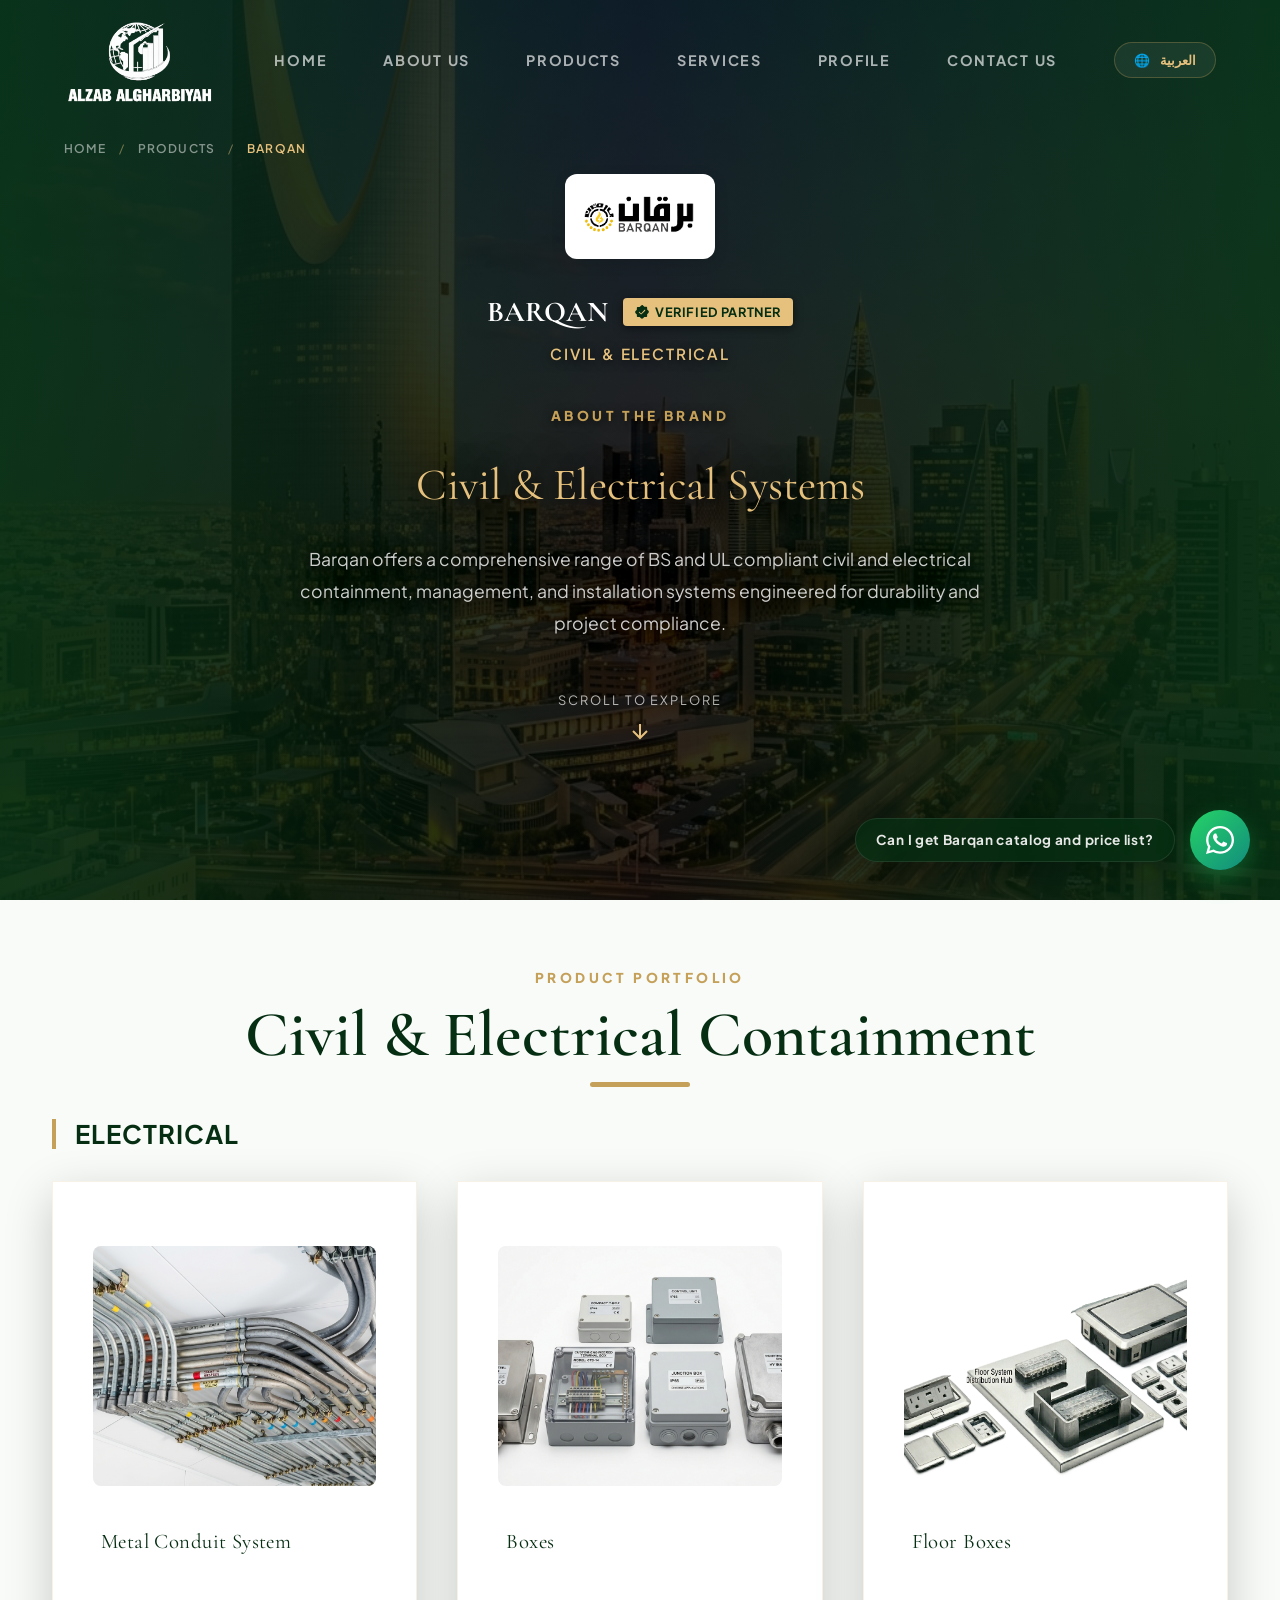
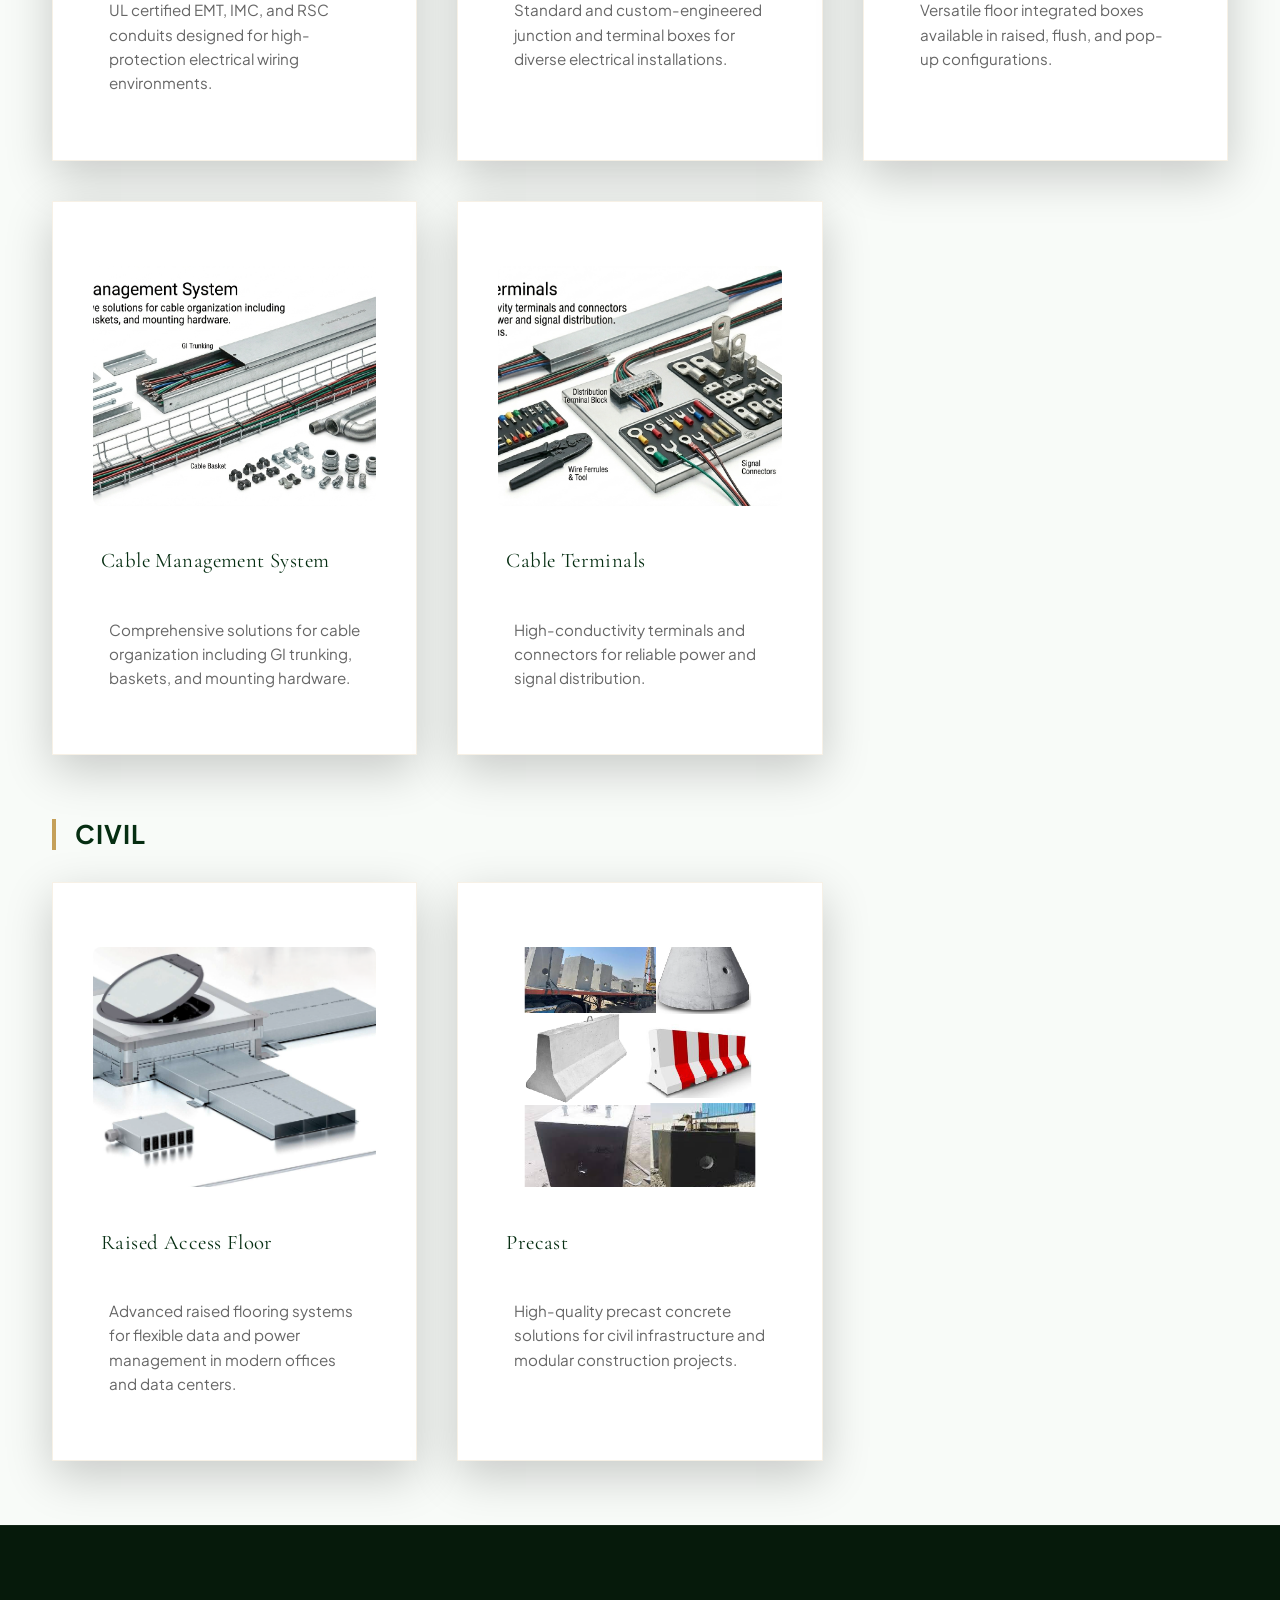
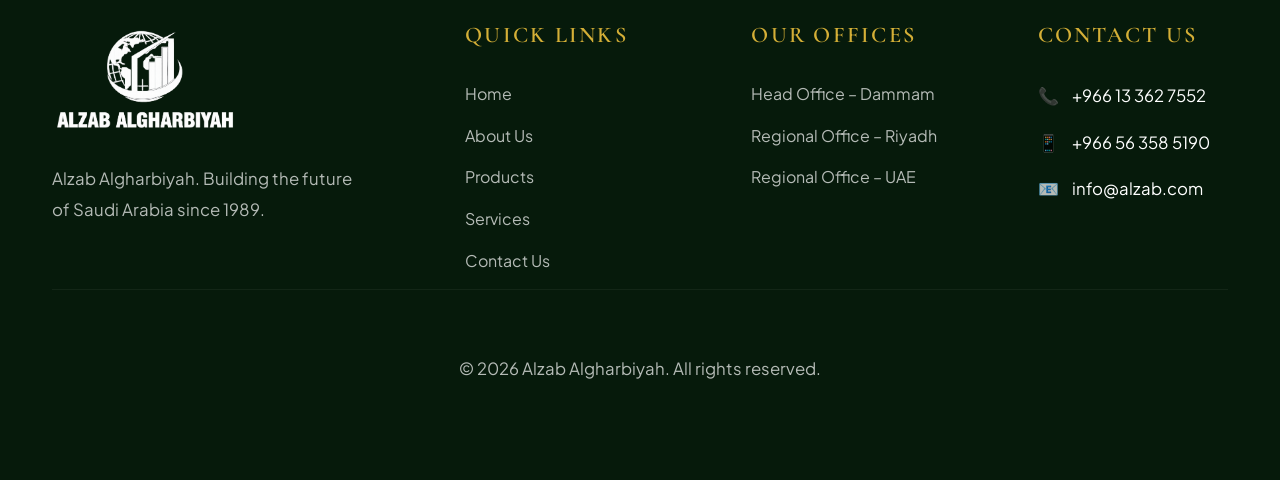
<file: brands/barqan.html>
<!DOCTYPE html>
<html lang="en" dir="ltr">
<head>
  <meta charset="UTF-8" />
  <meta name="viewport" content="width=device-width, initial-scale=1.0" />
  <title>Barqan Metal Conduit & Raised Floor Systems – Alzab</title>
  <meta name="description" content="Barqan products distributed by Alzab Algharbiyah. Authorized distributor of UL-compliant metal conduit systems, junction boxes, raised floors, and precast." />
  <link rel="canonical" href="https://www.alzab.com/brands/barqan.html" />

  <!-- Open Graph / Facebook -->
  <meta property="og:type" content="website" />
  <meta property="og:url" content="https://www.alzab.com/brands/barqan.html" />
  <meta property="og:title" content="Barqan Metal Conduit & Raised Floor Systems – Alzab" />
  <meta property="og:description" content="Barqan products distributed by Alzab Algharbiyah. Authorized distributor of UL-compliant metal conduit systems, junction boxes, raised floors, and precast." />
  <meta property="og:image" content="https://www.alzab.com/assets/images/brands/Alzab.png" />
  <meta property="og:locale" content="en_US" />
  <meta property="og:locale:alternate" content="ar_SA" />

  <!-- Twitter -->
  <meta name="twitter:card" content="summary_large_image" />
  <meta name="twitter:url" content="https://www.alzab.com/brands/barqan.html" />
  <meta name="twitter:title" content="Barqan Metal Conduit & Raised Floor Systems – Alzab" />
  <meta name="twitter:description" content="Barqan products distributed by Alzab Algharbiyah. Authorized distributor of UL-compliant metal conduit systems, junction boxes, raised floors, and precast." />
  <meta name="twitter:image" content="https://www.alzab.com/assets/images/brands/Alzab.png" />

  <link rel="preconnect" href="https://fonts.googleapis.com" />
  <link rel="preconnect" href="https://fonts.gstatic.com" crossorigin />
  <link href="https://fonts.googleapis.com/css2?family=Cormorant+Garamond:ital,wght@0,300;0,400;0,500;0,600;0,700;1,300;1,400;1,500;1,600;1,700&family=Plus+Jakarta+Sans:wght@300;400;500;600;700;800&family=Tajawal:wght@300;400;500;700;800&display=swap" rel="stylesheet" />
  <link rel="stylesheet" href="../style.css" />
</head>
<body class="inner-page">
  <svg width="0" height="0" style="position:absolute"><defs><linearGradient id="goldGradient" x1="0%" y1="0%" x2="100%" y2="100%"><stop offset="0%" style="stop-color:#FFF5B7;stop-opacity:1" /><stop offset="40%" style="stop-color:#f7ef8a;stop-opacity:1" /><stop offset="60%" style="stop-color:#d4af37;stop-opacity:1" /><stop offset="100%" style="stop-color:#a67c00;stop-opacity:1" /></linearGradient></defs></svg>
  <nav class="navbar scrolled" id="navbar">
    <div class="nav-container">
      <a href="../index.html" class="nav-brand"><img src="../assets/images/brands/Alzab.png" alt="Alzab Algharbiyah" class="nav-logo-img" /></a>
      <ul class="nav-links" id="navLinks">
        <li><a href="../index.html"     class="nav-item" data-en="Home"       data-ar="الرئيسية">Home</a></li>
        <li><a href="../about.html"    class="nav-item" data-en="About Us"   data-ar="من نحن">About Us</a></li>
        <li class="nav-item-dropdown">
          <a href="../products.html" class="nav-item" data-en="Products" data-ar="المنتجات">Products</a>
          <ul class="vertical-dropdown">
            <li class="has-submenu">
              <a href="../brands/obo.html"><img src="../assets/images/brands/OBO_Bettermann_normalized.jpg" class="dropdown-logo"> <span class="lang-text" data-en="OBO Bettermann" data-ar="أوبو بيترمان">OBO Bettermann</span></a>
              <ul class="sub-dropdown">
                <li><a href="../brands/obo.html#tbs" data-en="TBS – Transient and lightning protection systems" data-ar="TBS – أنظمة الحماية من الصواعق والعابرة">TBS – Transient and lightning protection systems</a></li>
                <li><a href="../brands/obo.html#ufs" data-en="UFS – Underfloor systems" data-ar="UFS – أنظمة تحت الأرض">UFS – Underfloor systems</a></li>
                <li><a href="../brands/obo.html#vbs" data-en="VBS – Connection and Fastening Systems" data-ar="VBS – أنظمة التوصيل والتثبيت">VBS – Connection and Fastening Systems</a></li>
                <li><a href="../brands/obo.html#kts" data-en="KTS – Cable support systems" data-ar="KTS – أنظمة دعم الكابلات">KTS – Cable support systems</a></li>
                <li><a href="../brands/obo.html#bss" data-en="BSS – Fire protection systems" data-ar="BSS – أنظمة الحماية من الحريق">BSS – Fire protection systems</a></li>
                <li><a href="../brands/obo.html#lfs" data-en="LFS – Cable routing systems" data-ar="LFS – أنظمة توجيه الكابلات">LFS – Cable routing systems</a></li>
                <li><a href="../brands/obo.html#egs" data-en="EGS – Device systems" data-ar="EGS – أنظمة الأجهزة">EGS – Device systems</a></li>
              </ul>
            </li>
            <li class="has-submenu">
              <a href="../brands/extell.html"><img src="../assets/images/brands/ExTell_normalized.jpg" class="dropdown-logo"> <span class="lang-text" data-en="Extell" data-ar="إكستيل">Extell</span></a>
              <ul class="sub-dropdown">
                <li><a href="../brands/extell.html#battery" data-en="Battery" data-ar="بطاريات">Battery</a></li>
                <li><a href="../brands/extell.html#cables" data-en="Copper and Elevator Cables" data-ar="كابلات النحاس والمصاعد">Copper and Elevator Cables</a></li>
                <li><a href="../brands/extell.html#fiber" data-en="Fiber Cables" data-ar="كابلات الألياف">Fiber Cables</a></li>
                <li><a href="../brands/extell.html#pdu" data-en="PDU" data-ar="وحدة توزيع الطاقة (PDU)">PDU</a></li>
                <li><a href="../brands/extell.html#racks" data-en="Rack and Cabinets" data-ar="الرفوف والكبائن">Rack and Cabinets</a></li>
                <li><a href="../brands/extell.html#ups" data-en="UPS" data-ar="مزود الطاقة غير المنقطع (UPS)">UPS</a></li>
              </ul>
            </li>
            <li class="has-submenu">
              <a href="../brands/vmr.html"><img src="../assets/images/brands/VMR_normalized.jpg" class="dropdown-logo"> <span class="lang-text" data-en="VMR" data-ar="في إم آر">VMR</span></a>
              <ul class="sub-dropdown">
                <li><a href="../brands/vmr.html#power-towers" data-en="Retractable power towers &amp; Underfloor Boxes" data-ar="أبراج الطاقة القابلة للسحب وصناديق الأرضية">Retractable power towers &amp; Underfloor Boxes</a></li>
                <li><a href="../brands/vmr.html#bollards" data-en="Bollards" data-ar="أعمدة الحماية">Bollards</a></li>
                <li><a href="../brands/vmr.html#exhaust" data-en="Exhaust systems" data-ar="أنظمة العادم">Exhaust systems</a></li>
                <li><a href="../brands/vmr.html#urban" data-en="Urban furnishing" data-ar="تأثيث المناطق الحضرية">Urban furnishing</a></li>
              </ul>
            </li>
            <li class="has-submenu">
              <a href="../brands/barqan.html"><img src="../assets/images/brands/Barqan_normalized.jpg" class="dropdown-logo"> <span class="lang-text" data-en="Barqan" data-ar="برقان">Barqan</span></a>
              <ul class="sub-dropdown">
                <li class="submenu-category-label" data-en="Electrical" data-ar="كهربائي">Electrical</li>
                <li><a href="../brands/barqan.html#conduit" data-en="Metal Conduit System" data-ar="أنظمة المواسير المعدنية">Metal Conduit System</a></li>
                <li><a href="../brands/barqan.html#boxes" data-en="Boxes" data-ar="صناديق">Boxes</a></li>
                <li><a href="../brands/barqan.html#floor-boxes" data-en="Floor Boxes" data-ar="صناديق أرضية">Floor Boxes</a></li>
                <li><a href="../brands/barqan.html#mgt" data-en="Cable Management System" data-ar="أنظمة إدارة الكابلات">Cable Management System</a></li>
                <li><a href="../brands/barqan.html#terminals" data-en="Cable Terminals" data-ar="نهائيات الكابلات">Cable Terminals</a></li>
                <li class="submenu-category-label" data-en="Civil" data-ar="مدني">Civil</li>
                <li><a href="../brands/barqan.html#raised-floor" data-en="Raised Access Floor" data-ar="الأرضية المرفوعة">Raised Access Floor</a></li>
                <li><a href="../brands/barqan.html#precast" data-en="Precast" data-ar="الخرسانة مسبقة الصب">Precast</a></li>
              </ul>
            </li>
          </ul>
        </li>
        <li><a href="../services.html" class="nav-item" data-en="Services"   data-ar="الخدمات">Services</a></li>
        <li><a href="../assets/profile/Alzab_Profile.pdf" class="nav-item" data-en="Profile" data-ar="ملف الشركة" download>Profile</a></li>
        <li><a href="../contact.html"  class="nav-item" data-en="Contact Us" data-ar="اتصل بنا">Contact Us</a></li>
      </ul>
      <div class="nav-actions">
        <button class="lang-btn" id="langToggle" onclick="toggleLang()">
          <span class="lang-icon">🌐</span>
          <span class="lang-label" id="langLabel">العربية</span>
        </button>
        <button class="hamburger" id="hamburger" onclick="toggleMenu()">
          <span></span><span></span><span></span>
        </button>
      </div>
    </div>
  </nav>
  <!-- IMAGE HERO SECTION -->
  <section class="obo-video-hero" style="background: var(--dark-green) url('../assets/images/riyadh_night.jpg') center center / cover no-repeat; position: relative;">
    <div class="obo-video-overlay" style="background: linear-gradient(to right, rgba(6,46,18,0.95), rgba(0,0,0,0.8), rgba(6,46,18,0.95));"></div>
    <div class="obo-video-content">
      <div class="hero-breadcrumb">
        <a href="../index.html" data-en="Home" data-ar="الرئيسية">Home</a>
        <span class="breadcrumb-sep">/</span>
        <a href="../products.html" data-en="Products" data-ar="المنتجات">Products</a>
        <span class="breadcrumb-sep">/</span>
        <span data-en="Barqan" data-ar="برقان">Barqan</span>
      </div>
      <div class="obo-hero-top">
        <div class="obo-video-logo-wrap" style="background: #ffffff; border-radius: 12px; padding: 10px; box-shadow: 0 4px 15px rgba(0,0,0,0.1);">
          <img src="../assets/images/brands/Barqan_transparent.png" alt="Barqan" style="filter: none; max-width: 180px;" />
        </div>
        <div style="display: flex; align-items: center; justify-content: center; gap: 15px; margin-top: 20px;">
          <h1 style="margin: 0; font-size: 1.8rem; font-weight: 700; color: #fff;">BARQAN</h1>
          <div class="verified-about-stamp" style="margin: 0; box-shadow: 0 2px 10px rgba(0,0,0,0.5);">
            <svg viewBox="0 0 512 512" width="14" height="14" fill="currentColor"><path d="M256 0c14.1 0 27.5 5.7 37.5 15.6l38.2 38.2c6 6 14.1 9.4 22.6 9.4h54.1c19.6 0 35.5 15.9 35.5 35.5v54.1c0 8.5 3.4 16.6 9.4 22.6l38.2 38.2c10 10 15.6 23.4 15.6 37.5s-5.7 27.5-15.6 37.5l-38.2 38.2c-6 6-9.4 14.1-9.4 22.6v54.1c0 19.6-15.9 35.5-35.5 35.5h-54.1c-8.5 0-16.6 3.4-22.6 9.4l-38.2 38.2c-10 10-23.4 15.6-37.5 15.6s-27.5-5.7-37.5-15.6l-38.2-38.2c-6-6-14.1-9.4-22.6-9.4H103.5C83.9 448 68 432.1 68 412.5v-54.1c0-8.5-3.4-16.6-9.4-22.6l-38.2-38.2C10.4 287.5 4.8 274.1 4.8 260s5.7-27.5 15.6-37.5l38.2-38.2c6-6 9.4-14.1 9.4-22.6V107.5C68 87.9 83.9 72 103.5 72h54.1c8.5 0 16.6-3.4 22.6-9.4l38.2-38.2C228.5 14.4 241.9 8.8 256 8.8zm115.3 197.3c6.2-6.2 6.2-16.4 0-22.6s-16.4-6.2-22.6 0L224 308.7l-56.7-56.7c-6.2-6.2-16.4-6.2-22.6 0s-6.2 16.4 0 22.6l68 68c6.2 6.2 16.4 6.2 22.6 0l136-136z"/></svg>
            <span data-en="Verified Partner" data-ar="شريك معتمد">Verified Partner</span>
          </div>
        </div>
        <p class="obo-subtitle" data-en="Civil &amp; Electrical" data-ar="مدني وكهربائي">Civil &amp; Electrical</p>
      </div>

      <div class="obo-hero-info">
        <div class="obo-hero-col">
          <div class="brand-info-label" style="text-shadow: 0 2px 10px rgba(0,0,0,0.8);" data-en="About the Brand" data-ar="عن العلامة التجارية">About the Brand</div>
          <h3 class="brand-info-title" style="text-shadow: 0 4px 20px rgba(0,0,0,0.8), 0 0 40px rgba(0,0,0,0.6);" data-en="Civil &amp; Electrical Systems" data-ar="الأنظمة المدنية والكهربائية">Civil &amp; Electrical Systems</h3>
          <p class="brand-info-text" style="text-shadow: 0 2px 10px rgba(0,0,0,0.9), 0 0 20px rgba(0,0,0,0.6);" data-en="Barqan offers a comprehensive range of BS and UL compliant civil and electrical containment, management, and installation systems engineered for durability and project compliance." data-ar="تقدم برقان مجموعة شاملة من أنظمة الاحتواء والإدارة والتركيب المدنية والكهربائية المتوافقة مع معايير BS و UL والمصممة من أجل المتانة والامتثال للمشاريع.">Barqan offers a comprehensive range of BS and UL compliant civil and electrical containment, management, and installation systems engineered for durability and project compliance.</p>
        </div>
      </div>

      <div class="obo-scroll-hint">
        <span>Scroll to explore</span>
        <svg viewBox="0 0 24 24" fill="none" stroke="currentColor" stroke-width="2"><path d="M12 5v14M5 12l7 7 7-7"/></svg>
      </div>
    </div>
  </section>

  <!-- DETAILED PRODUCT SEGMENTS -->
  <section id="products-catalog" style="padding: 4rem 0; background: var(--off-white);">
    <div class="container">
      <div class="section-header">
        <span class="section-tag" data-en="Product Portfolio" data-ar="محفظة المنتجات">Product Portfolio</span>
        <h2 class="section-title" data-en="Civil &amp; Electrical Containment" data-ar="الاحتواء المدني والكهربائي">Civil &amp; Electrical Containment</h2>
        <div class="title-bar"></div>
      </div>

      <div class="products-category" style="margin-bottom: 4rem;">
        <div class="category-header" style="margin-bottom: 2rem; border-left: 4px solid var(--accent-gold); padding-left: 1.2rem;">
          <h3 style="color: var(--dark-green); font-size: 1.6rem; letter-spacing: 1px; font-family: 'Plus Jakarta Sans', sans-serif; font-weight: 700;" data-en="ELECTRICAL" data-ar="كهربائي">ELECTRICAL</h3>
        </div>
        <div class="grid-3" style="gap: 2.5rem;">
          <!-- Metal Conduit System -->
          <div class="av-card" id="conduit" style="background: #fff; padding: 4rem 2.5rem; text-align: left; align-items: flex-start; height: 100%;">
            <img src="../assets/images/products/barqan/Metal Conduit System.png?v=2" alt="Metal Conduit System" style="width: 100%; height: 240px; border-radius: 8px; margin-bottom: 1.5rem; object-fit: cover;">
            <h4 style="color: var(--dark-green); justify-content: flex-start; margin-bottom: 1.5rem;" data-en="Metal Conduit System" data-ar="أنظمة المواسير المعدنية">Metal Conduit System</h4>
            <p style="color: var(--text-muted); font-size: 0.95rem; margin-bottom: 0;" data-en="UL certified EMT, IMC, and RSC conduits designed for high-protection electrical wiring environments." data-ar="مواسير EMT و IMC و RSC المعتمدة من UL والمصممة لبيئات الأسلاك الكهربائية ذات الحماية العالية.">UL certified EMT, IMC, and RSC conduits designed for high-protection electrical wiring environments.</p>
          </div>
          <!-- Boxes -->
          <div class="av-card" id="boxes" style="background: #fff; padding: 4rem 2.5rem; text-align: left; align-items: flex-start; height: 100%;">
            <img src="../assets/images/products/barqan/Boxes.png?v=2" alt="Boxes" style="width: 100%; height: 240px; border-radius: 8px; margin-bottom: 1.5rem; object-fit: cover;">
            <h4 style="color: var(--dark-green); justify-content: flex-start; margin-bottom: 1.5rem;" data-en="Boxes" data-ar="صناديق">Boxes</h4>
            <p style="color: var(--text-muted); font-size: 0.95rem; margin-bottom: 0;" data-en="Standard and custom-engineered junction and terminal boxes for diverse electrical installations." data-ar="صناديق التوزيع والنهايات القياسية والمصممة حسب الطلب لمختلف التركيبات الكهربائية.">Standard and custom-engineered junction and terminal boxes for diverse electrical installations.</p>
          </div>
          <!-- Floor Boxes -->
          <div class="av-card" id="floor-boxes" style="background: #fff; padding: 4rem 2.5rem; text-align: left; align-items: flex-start; height: 100%;">
            <img src="../assets/images/products/barqan/Floor Boxes.png?v=2" alt="Floor Boxes" style="width: 100%; height: 240px; border-radius: 8px; margin-bottom: 1.5rem; object-fit: cover;">
            <h4 style="color: var(--dark-green); justify-content: flex-start; margin-bottom: 1.5rem;" data-en="Floor Boxes" data-ar="صناديق أرضية">Floor Boxes</h4>
            <p style="color: var(--text-muted); font-size: 0.95rem; margin-bottom: 0;" data-en="Versatile floor integrated boxes available in raised, flush, and pop-up configurations." data-ar="صناديق مدمجة في الأرضية متعددة الاستخدامات متوفرة في تكوينات مرتفعة وغاطسة ومنبثقة.">Versatile floor integrated boxes available in raised, flush, and pop-up configurations.</p>
          </div>
          <!-- Cable Management System -->
          <div class="av-card" id="mgt" style="background: #fff; padding: 4rem 2.5rem; text-align: left; align-items: flex-start; height: 100%;">
            <img src="../assets/images/products/barqan/Cable Management System.png?v=2" alt="Cable Management System" style="width: 100%; height: 240px; border-radius: 8px; margin-bottom: 1.5rem; object-fit: cover;">
            <h4 style="color: var(--dark-green); justify-content: flex-start; margin-bottom: 1.5rem;" data-en="Cable Management System" data-ar="أنظمة إدارة الكابلات">Cable Management System</h4>
            <p style="color: var(--text-muted); font-size: 0.95rem; margin-bottom: 0;" data-en="Comprehensive solutions for cable organization including GI trunking, baskets, and mounting hardware." data-ar="حلول شاملة لتنظيم الكابلات بما في ذلك مجاري GI والسلال والأجزاء الملحقة للتركيب.">Comprehensive solutions for cable organization including GI trunking, baskets, and mounting hardware.</p>
          </div>
          <!-- Cable Terminals -->
          <div class="av-card" id="terminals" style="background: #fff; padding: 4rem 2.5rem; text-align: left; align-items: flex-start; height: 100%;">
            <img src="../assets/images/products/barqan/Cable Terminals.png?v=2" alt="Cable Terminals" style="width: 100%; height: 240px; border-radius: 8px; margin-bottom: 1.5rem; object-fit: cover;">
            <h4 style="color: var(--dark-green); justify-content: flex-start; margin-bottom: 1.5rem;" data-en="Cable Terminals" data-ar="نهايات الكابلات">Cable Terminals</h4>
            <p style="color: var(--text-muted); font-size: 0.95rem; margin-bottom: 0;" data-en="High-conductivity terminals and connectors for reliable power and signal distribution." data-ar="نهايات وموصلات عالية التوصيل لتوزيع موثوق للطاقة والإشارات.">High-conductivity terminals and connectors for reliable power and signal distribution.</p>

          </div>
        </div>
      </div>

      <div class="products-category" style="margin-top: 4rem;">
        <div class="category-header" style="margin-bottom: 2rem; border-left: 4px solid var(--accent-gold); padding-left: 1.2rem;">
          <h3 style="color: var(--dark-green); font-size: 1.6rem; letter-spacing: 1px; font-family: 'Plus Jakarta Sans', sans-serif; font-weight: 700;" data-en="CIVIL" data-ar="مدني">CIVIL</h3>
        </div>
        <div class="grid-3" style="gap: 2.5rem;">
          <!-- Raised Access Floor -->
          <div class="av-card" id="raised-floor" style="background: #fff; padding: 4rem 2.5rem; text-align: left; align-items: flex-start; height: 100%;">
            <img src="../assets/images/products/barqan/Raised Access Floor.png" alt="Raised Access Floor" style="width: 100%; height: 240px; border-radius: 8px; margin-bottom: 1.5rem; object-fit: cover;">
            <h4 style="color: var(--dark-green); justify-content: flex-start; margin-bottom: 1.5rem;" data-en="Raised Access Floor" data-ar="الأرضية المرفوعة">Raised Access Floor</h4>
            <p style="color: var(--text-muted); font-size: 0.95rem; margin-bottom: 0;" data-en="Advanced raised flooring systems for flexible data and power management in modern offices and data centers." data-ar="أنظمة أرضيات مرفوعة متقدمة لإدارة مرنة للبيانات والطاقة في المكاتب الحديثة ومراكز البيانات.">Advanced raised flooring systems for flexible data and power management in modern offices and data centers.</p>

          </div>
          <!-- Precast -->
          <div class="av-card" id="precast" style="background: #fff; padding: 4rem 2.5rem; text-align: left; align-items: flex-start; height: 100%;">
            <img src="../assets/images/products/barqan/Precast.png" alt="Precast" style="width: 100%; height: 240px; border-radius: 8px; margin-bottom: 1.5rem; object-fit: cover;">
            <h4 style="color: var(--dark-green); justify-content: flex-start; margin-bottom: 1.5rem;" data-en="Precast" data-ar="الخرسانة مسبقة الصب">Precast</h4>
            <p style="color: var(--text-muted); font-size: 0.95rem; margin-bottom: 0;" data-en="High-quality precast concrete solutions for civil infrastructure and modular construction projects." data-ar="حلول خرسانية مسبقة الصب عالية الجودة للبنية التحتية المدنية ومشاريع البناء المعيارية.">High-quality precast concrete solutions for civil infrastructure and modular construction projects.</p>

          </div>
        </div>
      </div>
    </div>
  </section>

  <footer class="footer">
    <div class="footer-glow"></div>
    <div class="container">
      <div class="footer-grid">
        <div class="footer-brand">
          <img src="../assets/images/brands/Alzab.png" alt="Alzab Algharbiyah" class="footer-logo" />
          <p data-en="Alzab Algharbiyah. Building the future of Saudi Arabia since 1989." data-ar="الزاب الغربية. نبني مستقبل المملكة العربية السعودية منذ 1989.">Alzab Algharbiyah. Building the future of Saudi Arabia since 1989.</p>
        </div>
        <div class="footer-links">
          <h4 data-en="Quick Links" data-ar="روابط سريعة">Quick Links</h4>
          <ul>
            <li><a href="../index.html" data-en="Home" data-ar="الرئيسية">Home</a></li>
            <li><a href="../about.html" data-en="About Us" data-ar="من نحن">About Us</a></li>
            <li><a href="../products.html" data-en="Products" data-ar="المنتجات">Products</a></li>
            <li><a href="../services.html" data-en="Services" data-ar="الخدمات">Services</a></li>
            <li><a href="../contact.html" data-en="Contact Us" data-ar="اتصل بنا">Contact Us</a></li>
          </ul>
        </div>
        <div class="footer-links">
          <h4 data-en="Our Offices" data-ar="مكاتبنا">Our Offices</h4>
          <ul>
            <li><a href="../contact.html#office-dammam" data-en="Head Office – Dammam" data-ar="المكتب الرئيسي – الدمام">Head Office – Dammam</a></li>
            <li><a href="../contact.html#office-riyadh" data-en="Regional Office – Riyadh" data-ar="المكتب الإقليمي – الرياض">Regional Office – Riyadh</a></li>
            <li><a href="../contact.html#office-uae" data-en="Regional Office – UAE" data-ar="المكتب الإقليمي – الإمارات">Regional Office – UAE</a></li>
          </ul>
        </div>
        <div class="footer-contact">
          <h4 data-en="Contact Us" data-ar="تواصل معنا">Contact Us</h4>
          <p>📞 <a href="tel:+966133627552">+966 13 362 7552</a></p>
          <p>📱 <a href="tel:+966563585190">+966 56 358 5190</a></p>
          <p>📧 <a href="mailto:info@alzab.com">info@alzab.com</a></p>
        </div>
      </div>
      <div class="footer-bottom">
        <p data-en="© 2026 Alzab Algharbiyah. All rights reserved." data-ar="© 2026 الزاب الغربية. جميع الحقوق محفوظة.">© 2026 Alzab Algharbiyah. All rights reserved.</p>
      </div>
    </div>
  </footer>
  <script src="../script.js"></script>
</body>
</file>
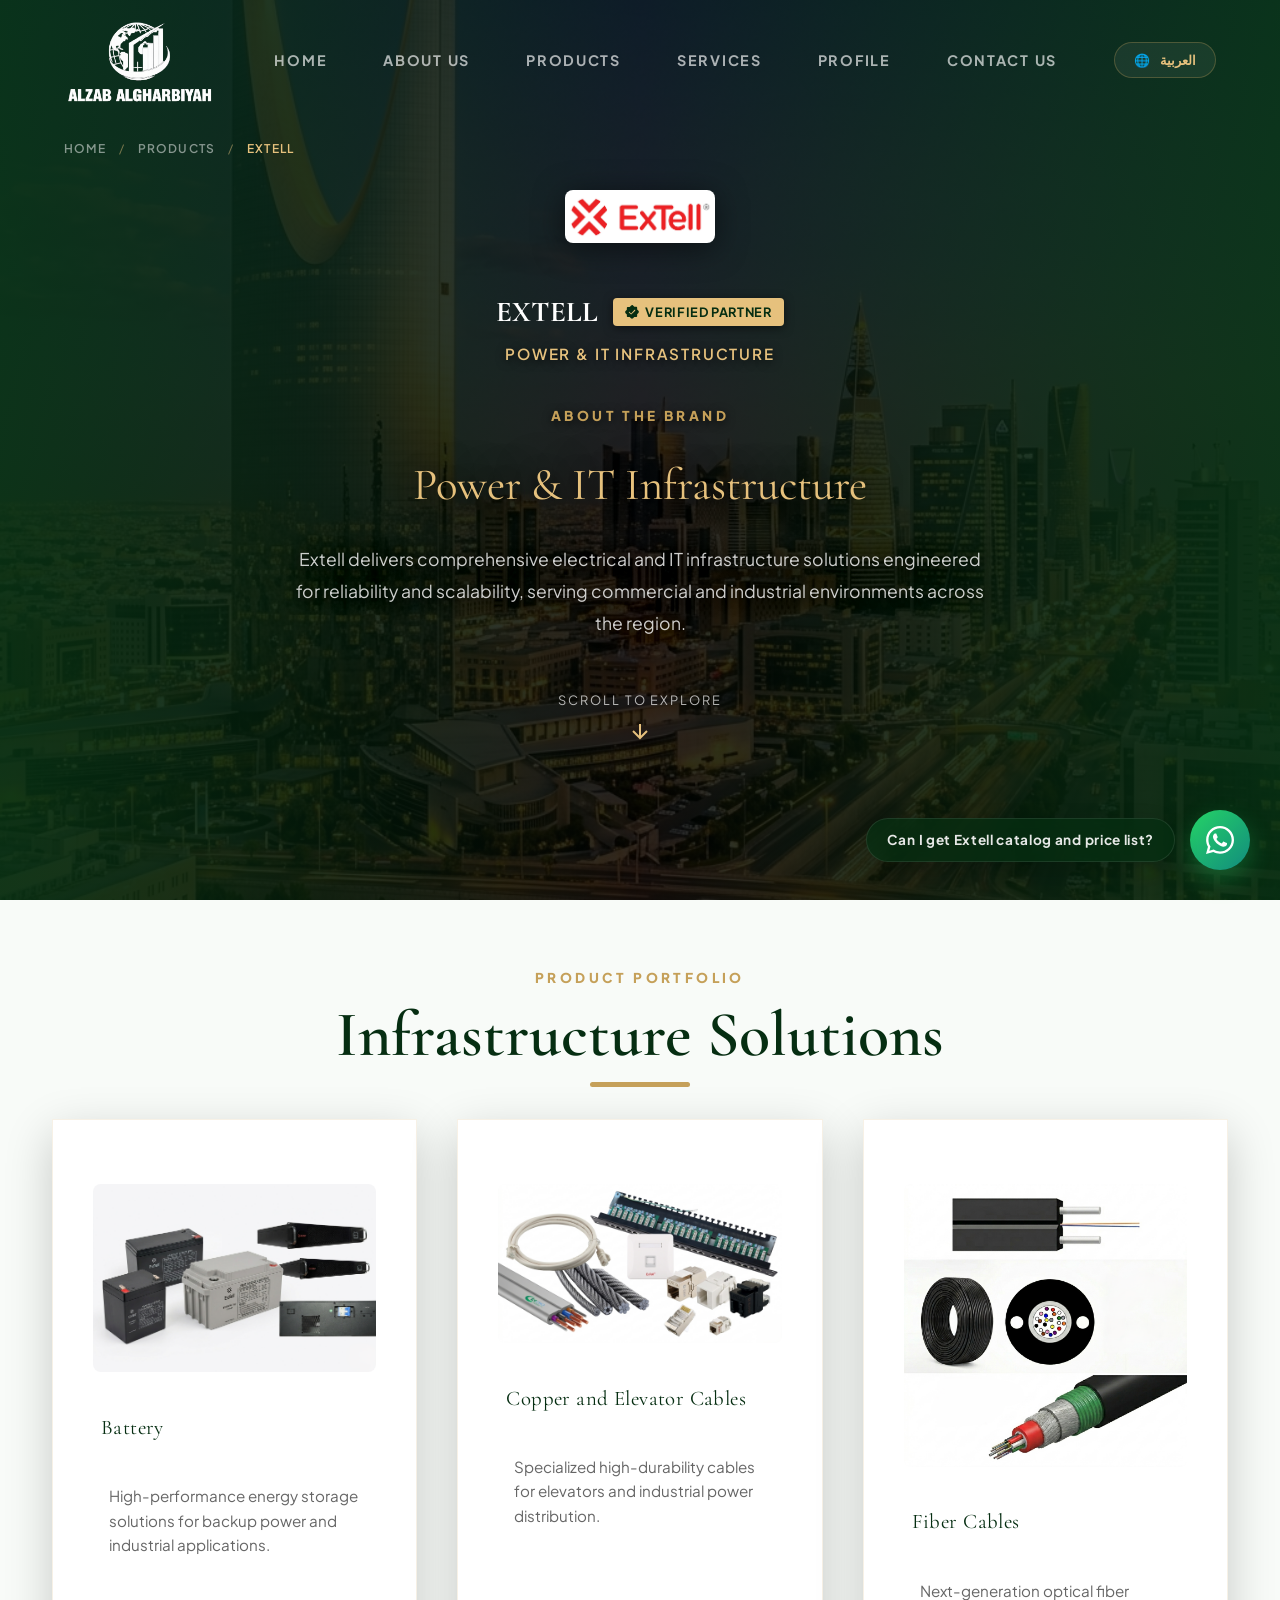
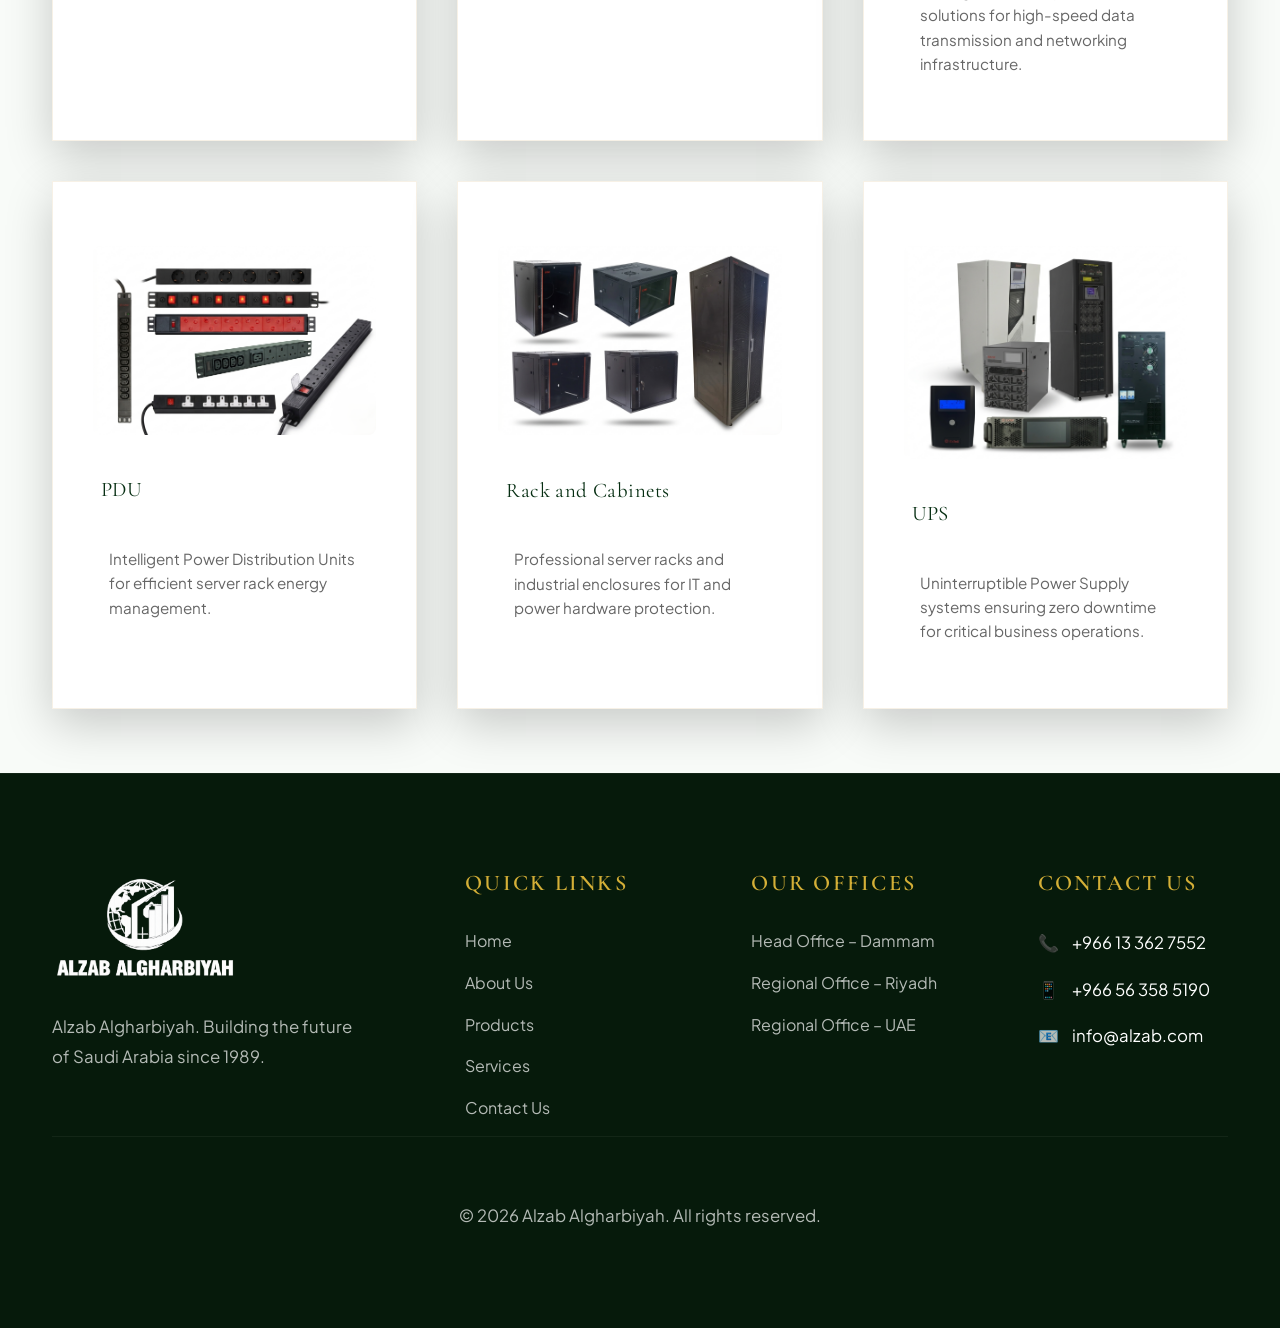
<file: brands/extell.html>
<!DOCTYPE html>
<html lang="en" dir="ltr">
<head>
  <meta charset="UTF-8" />
  <meta name="viewport" content="width=device-width, initial-scale=1.0" />
  <title>Extell Power & IT Infrastructure Solutions – Alzab Algharbiyah</title>
  <meta name="description" content="Extell products distributed by Alzab Algharbiyah. Discover high-performance copper, fiber, elevator cables, PDU, racks, and industrial UPS in KSA." />
  <link rel="canonical" href="https://www.alzab.com/brands/extell.html" />

  <!-- Open Graph / Facebook -->
  <meta property="og:type" content="website" />
  <meta property="og:url" content="https://www.alzab.com/brands/extell.html" />
  <meta property="og:title" content="Extell Power & IT Infrastructure Solutions – Alzab Algharbiyah" />
  <meta property="og:description" content="Extell products distributed by Alzab Algharbiyah. Discover high-performance copper, fiber, elevator cables, PDU, racks, and industrial UPS in KSA." />
  <meta property="og:image" content="https://www.alzab.com/assets/images/brands/Alzab.png" />
  <meta property="og:locale" content="en_US" />
  <meta property="og:locale:alternate" content="ar_SA" />

  <!-- Twitter -->
  <meta name="twitter:card" content="summary_large_image" />
  <meta name="twitter:url" content="https://www.alzab.com/brands/extell.html" />
  <meta name="twitter:title" content="Extell Power & IT Infrastructure Solutions – Alzab Algharbiyah" />
  <meta name="twitter:description" content="Extell products distributed by Alzab Algharbiyah. Discover high-performance copper, fiber, elevator cables, PDU, racks, and industrial UPS in KSA." />
  <meta name="twitter:image" content="https://www.alzab.com/assets/images/brands/Alzab.png" />

  <link rel="preconnect" href="https://fonts.googleapis.com" />
  <link rel="preconnect" href="https://fonts.gstatic.com" crossorigin />
  <link href="https://fonts.googleapis.com/css2?family=Cormorant+Garamond:ital,wght@0,300;0,400;0,500;0,600;0,700;1,300;1,400;1,500;1,600;1,700&family=Plus+Jakarta+Sans:wght@300;400;500;600;700;800&family=Tajawal:wght@300;400;500;700;800&display=swap" rel="stylesheet" />
  <link rel="stylesheet" href="../style.css" />
</head>
<body class="inner-page">
  <svg width="0" height="0" style="position:absolute"><defs><linearGradient id="goldGradient" x1="0%" y1="0%" x2="100%" y2="100%"><stop offset="0%" style="stop-color:#FFF5B7;stop-opacity:1" /><stop offset="40%" style="stop-color:#f7ef8a;stop-opacity:1" /><stop offset="60%" style="stop-color:#d4af37;stop-opacity:1" /><stop offset="100%" style="stop-color:#a67c00;stop-opacity:1" /></linearGradient></defs></svg>
  <nav class="navbar scrolled" id="navbar">
    <div class="nav-container">
      <a href="../index.html" class="nav-brand"><img src="../assets/images/brands/Alzab.png" alt="Alzab Algharbiyah" class="nav-logo-img" /></a>
      <ul class="nav-links" id="navLinks">
        <li><a href="../index.html"     class="nav-item" data-en="Home"       data-ar="الرئيسية">Home</a></li>
        <li><a href="../about.html"    class="nav-item" data-en="About Us"   data-ar="من نحن">About Us</a></li>
        <li class="nav-item-dropdown">
          <a href="../products.html" class="nav-item" data-en="Products" data-ar="المنتجات">Products</a>
          <ul class="vertical-dropdown">
            <li class="has-submenu">
              <a href="../brands/obo.html"><img src="../assets/images/brands/OBO_Bettermann_normalized.jpg" class="dropdown-logo"> <span class="lang-text" data-en="OBO Bettermann" data-ar="أوبو بيترمان">OBO Bettermann</span></a>
              <ul class="sub-dropdown">
                <li><a href="../brands/obo.html#tbs" data-en="TBS – Transient and lightning protection systems" data-ar="TBS – أنظمة الحماية من الصواعق والعابرة">TBS – Transient and lightning protection systems</a></li>
                <li><a href="../brands/obo.html#ufs" data-en="UFS – Underfloor systems" data-ar="UFS – أنظمة تحت الأرض">UFS – Underfloor systems</a></li>
                <li><a href="../brands/obo.html#vbs" data-en="VBS – Connection and Fastening Systems" data-ar="VBS – أنظمة التوصيل والتثبيت">VBS – Connection and Fastening Systems</a></li>
                <li><a href="../brands/obo.html#kts" data-en="KTS – Cable support systems" data-ar="KTS – أنظمة دعم الكابلات">KTS – Cable support systems</a></li>
                <li><a href="../brands/obo.html#bss" data-en="BSS – Fire protection systems" data-ar="BSS – أنظمة الحماية من الحريق">BSS – Fire protection systems</a></li>
                <li><a href="../brands/obo.html#lfs" data-en="LFS – Cable routing systems" data-ar="LFS – أنظمة توجيه الكابلات">LFS – Cable routing systems</a></li>
                <li><a href="../brands/obo.html#egs" data-en="EGS – Device systems" data-ar="EGS – أنظمة الأجهزة">EGS – Device systems</a></li>
              </ul>
            </li>
            <li class="has-submenu">
              <a href="../brands/extell.html"><img src="../assets/images/brands/ExTell_normalized.jpg" class="dropdown-logo"> <span class="lang-text" data-en="Extell" data-ar="إكستيل">Extell</span></a>
              <ul class="sub-dropdown">
                <li><a href="../brands/extell.html#battery" data-en="Battery" data-ar="بطاريات">Battery</a></li>
                <li><a href="../brands/extell.html#cables" data-en="Copper and Elevator Cables" data-ar="كابلات النحاس والمصاعد">Copper and Elevator Cables</a></li>
                <li><a href="../brands/extell.html#fiber" data-en="Fiber Cables" data-ar="كابلات الألياف">Fiber Cables</a></li>
                <li><a href="../brands/extell.html#pdu" data-en="PDU" data-ar="وحدة توزيع الطاقة (PDU)">PDU</a></li>
                <li><a href="../brands/extell.html#racks" data-en="Rack and Cabinets" data-ar="الرفوف والكبائن">Rack and Cabinets</a></li>
                <li><a href="../brands/extell.html#ups" data-en="UPS" data-ar="مزود الطاقة غير المنقطع (UPS)">UPS</a></li>
              </ul>
            </li>
            <li class="has-submenu">
              <a href="../brands/vmr.html"><img src="../assets/images/brands/VMR_normalized.jpg" class="dropdown-logo"> <span class="lang-text" data-en="VMR" data-ar="في إم آر">VMR</span></a>
              <ul class="sub-dropdown">
                <li><a href="../brands/vmr.html#power-towers" data-en="Retractable power towers &amp; Underfloor Boxes" data-ar="أبراج الطاقة القابلة للسحب وصناديق الأرضية">Retractable power towers &amp; Underfloor Boxes</a></li>
                <li><a href="../brands/vmr.html#bollards" data-en="Bollards" data-ar="أعمدة الحماية">Bollards</a></li>
                <li><a href="../brands/vmr.html#exhaust" data-en="Exhaust systems" data-ar="أنظمة العادم">Exhaust systems</a></li>
                <li><a href="../brands/vmr.html#urban" data-en="Urban furnishing" data-ar="تأثيث المناطق الحضرية">Urban furnishing</a></li>
              </ul>
            </li>
            <li class="has-submenu">
              <a href="../brands/barqan.html"><img src="../assets/images/brands/Barqan_normalized.jpg" class="dropdown-logo"> <span class="lang-text" data-en="Barqan" data-ar="برقان">Barqan</span></a>
              <ul class="sub-dropdown">
                <li class="submenu-category-label" data-en="Electrical" data-ar="كهربائي">Electrical</li>
                <li><a href="../brands/barqan.html#conduit" data-en="Metal Conduit System" data-ar="أنظمة المواسير المعدنية">Metal Conduit System</a></li>
                <li><a href="../brands/barqan.html#boxes" data-en="Boxes" data-ar="صناديق">Boxes</a></li>
                <li><a href="../brands/barqan.html#floor-boxes" data-en="Floor Boxes" data-ar="صناديق أرضية">Floor Boxes</a></li>
                <li><a href="../brands/barqan.html#mgt" data-en="Cable Management System" data-ar="أنظمة إدارة الكابلات">Cable Management System</a></li>
                <li><a href="../brands/barqan.html#terminals" data-en="Cable Terminals" data-ar="نهائيات الكابلات">Cable Terminals</a></li>
                <li class="submenu-category-label" data-en="Civil" data-ar="مدني">Civil</li>
                <li><a href="../brands/barqan.html#raised-floor" data-en="Raised Access Floor" data-ar="الأرضية المرفوعة">Raised Access Floor</a></li>
                <li><a href="../brands/barqan.html#precast" data-en="Precast" data-ar="الخرسانة مسبقة الصب">Precast</a></li>
              </ul>
            </li>
          </ul>
        </li>
        <li><a href="../services.html" class="nav-item" data-en="Services"   data-ar="الخدمات">Services</a></li>
        <li><a href="../assets/profile/Alzab_Profile.pdf" class="nav-item" data-en="Profile" data-ar="ملف الشركة" download>Profile</a></li>
        <li><a href="../contact.html"  class="nav-item" data-en="Contact Us" data-ar="اتصل بنا">Contact Us</a></li>
      </ul>
      <div class="nav-actions">
        <button class="lang-btn" id="langToggle" onclick="toggleLang()">
          <span class="lang-icon">🌐</span>
          <span class="lang-label" id="langLabel">العربية</span>
        </button>
        <button class="hamburger" id="hamburger" onclick="toggleMenu()">
          <span></span><span></span><span></span>
        </button>
      </div>
    </div>
  </nav>
  <!-- IMAGE HERO SECTION -->
  <section class="obo-video-hero" style="background: var(--dark-green) url('../assets/images/riyadh_night.jpg') center center / cover no-repeat; position: relative;">
    <div class="obo-video-overlay" style="background: linear-gradient(to right, rgba(6,46,18,0.95), rgba(0,0,0,0.8), rgba(6,46,18,0.95));"></div>
    <div class="obo-video-content">
      <div class="hero-breadcrumb">
        <a href="../index.html" data-en="Home" data-ar="الرئيسية">Home</a>
        <span class="breadcrumb-sep">/</span>
        <a href="../products.html" data-en="Products" data-ar="المنتجات">Products</a>
        <span class="breadcrumb-sep">/</span>
        <span data-en="Extell" data-ar="إكستيل">Extell</span>
      </div>
      <div class="obo-hero-top">
        <div class="obo-video-logo-wrap">
          <img src="../assets/images/brands/ExTell.jpg" alt="Extell" style="border-radius: 8px;" />
        </div>
        <div style="display: flex; align-items: center; justify-content: center; gap: 15px; margin-top: 20px;">
          <h1 style="margin: 0; font-size: 1.8rem; font-weight: 700; color: #fff;">EXTELL</h1>
          <div class="verified-about-stamp" style="margin: 0; box-shadow: 0 2px 10px rgba(0,0,0,0.5);">
            <svg viewBox="0 0 512 512" width="14" height="14" fill="currentColor"><path d="M256 0c14.1 0 27.5 5.7 37.5 15.6l38.2 38.2c6 6 14.1 9.4 22.6 9.4h54.1c19.6 0 35.5 15.9 35.5 35.5v54.1c0 8.5 3.4 16.6 9.4 22.6l38.2 38.2c10 10 15.6 23.4 15.6 37.5s-5.7 27.5-15.6 37.5l-38.2 38.2c-6 6-9.4 14.1-9.4 22.6v54.1c0 19.6-15.9 35.5-35.5 35.5h-54.1c-8.5 0-16.6 3.4-22.6 9.4l-38.2 38.2c-10 10-23.4 15.6-37.5 15.6s-27.5-5.7-37.5-15.6l-38.2-38.2c-6-6-14.1-9.4-22.6-9.4H103.5C83.9 448 68 432.1 68 412.5v-54.1c0-8.5-3.4-16.6-9.4-22.6l-38.2-38.2C10.4 287.5 4.8 274.1 4.8 260s5.7-27.5 15.6-37.5l38.2-38.2c6-6 9.4-14.1 9.4-22.6V107.5C68 87.9 83.9 72 103.5 72h54.1c8.5 0 16.6-3.4 22.6-9.4l38.2-38.2C228.5 14.4 241.9 8.8 256 8.8zm115.3 197.3c6.2-6.2 6.2-16.4 0-22.6s-16.4-6.2-22.6 0L224 308.7l-56.7-56.7c-6.2-6.2-16.4-6.2-22.6 0s-6.2 16.4 0 22.6l68 68c6.2 6.2 16.4 6.2 22.6 0l136-136z"/></svg>
            <span data-en="Verified Partner" data-ar="شريك معتمد">Verified Partner</span>
          </div>
        </div>
        <p class="obo-subtitle" data-en="Power &amp; IT Infrastructure" data-ar="البنية التحتية للطاقة وتكنولوجيا المعلومات">Power &amp; IT Infrastructure</p>
      </div>

      <div class="obo-hero-info">
        <div class="obo-hero-col">
          <div class="brand-info-label" style="text-shadow: 0 2px 10px rgba(0,0,0,0.8);" data-en="About the Brand" data-ar="عن العلامة التجارية">About the Brand</div>
          <h3 class="brand-info-title" style="text-shadow: 0 4px 20px rgba(0,0,0,0.8), 0 0 40px rgba(0,0,0,0.6);" data-en="Power &amp; IT Infrastructure" data-ar="البنية التحتية للطاقة وتكنولوجيا المعلومات">Power &amp; IT Infrastructure</h3>
          <p class="brand-info-text" style="text-shadow: 0 2px 10px rgba(0,0,0,0.9), 0 0 20px rgba(0,0,0,0.6); max-width: 800px; margin: 0 auto;" data-en="Extell delivers comprehensive electrical and IT infrastructure solutions engineered for reliability and scalability, serving commercial and industrial environments across the region." data-ar="تقدم إكستيل حلولاً شاملة للبنية التحتية الكهربائية وتكنولوجيا المعلومات المصممة من أجل الموثوقية والقابلية للتوسع ، وخدمة البيئات التجارية والصناعية في جميع أنحاء المنطقة.">Extell delivers comprehensive electrical and IT infrastructure solutions engineered for reliability and scalability, serving commercial and industrial environments across the region.</p>
        </div>
      </div>

      <div class="obo-scroll-hint">
        <span>Scroll to explore</span>
        <svg viewBox="0 0 24 24" fill="none" stroke="currentColor" stroke-width="2"><path d="M12 5v14M5 12l7 7 7-7"/></svg>
      </div>
    </div>
  </section>

  <!-- DETAILED PRODUCT SEGMENTS -->
  <section id="products-catalog" style="padding: 4rem 0; background: var(--off-white);">
    <div class="container">
      <div class="section-header">
        <span class="section-tag" data-en="Product Portfolio" data-ar="محفظة المنتجات">Product Portfolio</span>
        <h2 class="section-title" data-en="Infrastructure Solutions" data-ar="حلول البنية التحتية">Infrastructure Solutions</h2>
        <div class="title-bar"></div>
      </div>

      <div class="grid-3" style="gap: 2.5rem;">
        <!-- Battery -->
        <div class="av-card" id="battery" style="background: #fff; padding: 4rem 2.5rem; text-align: left; align-items: flex-start;">
          <img src="../assets/images/products/extell/Battery.png?v=2" alt="Battery" style="width: 100%; border-radius: 8px; margin-bottom: 1.5rem; object-fit: cover;">
          <h4 style="color: var(--dark-green); justify-content: flex-start; margin-bottom: 1.5rem;" data-en="Battery" data-ar="بطاريات">Battery</h4>
          <p style="color: var(--text-muted); font-size: 0.95rem;" data-en="High-performance energy storage solutions for backup power and industrial applications." data-ar="حلول تخزين طاقة عالية الأداء للاستخدامات الاحتياطية والتطبيقات الصناعية.">High-performance energy storage solutions for backup power and industrial applications.</p>
        </div>
        <!-- Copper and Elevator Cables -->
        <div class="av-card" id="cables" style="background: #fff; padding: 4rem 2.5rem; text-align: left; align-items: flex-start;">
          <img src="../assets/images/products/extell/Copper and Elevator Cables.png?v=2" alt="Copper and Elevator Cables" style="width: 100%; border-radius: 8px; margin-bottom: 1.5rem; object-fit: cover;">
          <h4 style="color: var(--dark-green); justify-content: flex-start; margin-bottom: 1.5rem;" data-en="Copper and Elevator Cables" data-ar="كابلات النحاس والمصاعد">Copper and Elevator Cables</h4>
          <p style="color: var(--text-muted); font-size: 0.95rem;" data-en="Specialized high-durability cables for elevators and industrial power distribution." data-ar="كابلات متخصصة عالية المتانة للمصاعد وتوزيع الطاقة الصناعية.">Specialized high-durability cables for elevators and industrial power distribution.</p>
        </div>
        <!-- Fiber Cables -->
        <div class="av-card" id="fiber" style="background: #fff; padding: 4rem 2.5rem; text-align: left; align-items: flex-start;">
          <img src="../assets/images/products/extell/Fiber Cables.png?v=2" alt="Fiber Cables" style="width: 100%; border-radius: 8px; margin-bottom: 1.5rem; object-fit: cover;">
          <h4 style="color: var(--dark-green); justify-content: flex-start; margin-bottom: 1.5rem;" data-en="Fiber Cables" data-ar="كابلات الألياف الضوئية">Fiber Cables</h4>
          <p style="color: var(--text-muted); font-size: 0.95rem;" data-en="Next-generation optical fiber solutions for high-speed data transmission and networking infrastructure." data-ar="حلول الألياف الضوئية من الجيل التالي لنقل البيانات عالي السرعة وبنية الشبكات.">Next-generation optical fiber solutions for high-speed data transmission and networking infrastructure.</p>
        </div>
        <!-- PDU -->
        <div class="av-card" id="pdu" style="background: #fff; padding: 4rem 2.5rem; text-align: left; align-items: flex-start;">
          <img src="../assets/images/products/extell/PDU.png?v=2" alt="PDU" style="width: 100%; border-radius: 8px; margin-bottom: 1.5rem; object-fit: cover;">
          <h4 style="color: var(--dark-green); justify-content: flex-start; margin-bottom: 1.5rem;" data-en="PDU" data-ar="وحدة توزيع الطاقة (PDU)">PDU</h4>
          <p style="color: var(--text-muted); font-size: 0.95rem;" data-en="Intelligent Power Distribution Units for efficient server rack energy management." data-ar="وحدات توزيع طاقة ذكية لإدارة فعالة للطاقة في خزائن الخوادم.">Intelligent Power Distribution Units for efficient server rack energy management.</p>
        </div>
        <!-- Rack and Cabinets -->
        <div class="av-card" id="racks" style="background: #fff; padding: 4rem 2.5rem; text-align: left; align-items: flex-start;">
          <img src="../assets/images/products/extell/Racks and Cabinets.png?v=2" alt="Rack and Cabinets" style="width: 100%; border-radius: 8px; margin-bottom: 1.5rem; object-fit: cover;">
          <h4 style="color: var(--dark-green); justify-content: flex-start; margin-bottom: 1.5rem;" data-en="Rack and Cabinets" data-ar="الرفوف والكبائن">Rack and Cabinets</h4>
          <p style="color: var(--text-muted); font-size: 0.95rem;" data-en="Professional server racks and industrial enclosures for IT and power hardware protection." data-ar="رفوف خوادم احترافية وهياكل صناعية لحماية أجهزة تكنولوجيا المعلومات والطاقة.">Professional server racks and industrial enclosures for IT and power hardware protection.</p>
        </div>
        <!-- UPS -->
        <div class="av-card" id="ups" style="background: #fff; padding: 4rem 2.5rem; text-align: left; align-items: flex-start;">
          <img src="../assets/images/products/extell/UPS.png?v=2" alt="UPS" style="width: 100%; border-radius: 8px; margin-bottom: 1.5rem; object-fit: cover;">
          <h4 style="color: var(--dark-green); justify-content: flex-start; margin-bottom: 1.5rem;" data-en="UPS" data-ar="مزود الطاقة غير المنقطع (UPS)">UPS</h4>
          <p style="color: var(--text-muted); font-size: 0.95rem;" data-en="Uninterruptible Power Supply systems ensuring zero downtime for critical business operations." data-ar="أنظمة إمداد الطاقة غير المنقطعة التي تضمن عدم توقف العمليات التجارية الحرجة.">Uninterruptible Power Supply systems ensuring zero downtime for critical business operations.</p>
        </div>
      </div>
    </div>
  </section>

  <footer class="footer">
    <div class="footer-glow"></div>
    <div class="container">
      <div class="footer-grid">
        <div class="footer-brand">
          <img src="../assets/images/brands/Alzab.png" alt="Alzab Algharbiyah" class="footer-logo" />
          <p data-en="Alzab Algharbiyah. Building the future of Saudi Arabia since 1989." data-ar="الزاب الغربية. نبني مستقبل المملكة العربية السعودية منذ 1989.">Alzab Algharbiyah. Building the future of Saudi Arabia since 1989.</p>
        </div>
        <div class="footer-links">
          <h4 data-en="Quick Links" data-ar="روابط سريعة">Quick Links</h4>
          <ul>
            <li><a href="../index.html" data-en="Home" data-ar="الرئيسية">Home</a></li>
            <li><a href="../about.html" data-en="About Us" data-ar="من نحن">About Us</a></li>
            <li><a href="../products.html" data-en="Products" data-ar="المنتجات">Products</a></li>
            <li><a href="../services.html" data-en="Services" data-ar="الخدمات">Services</a></li>
            <li><a href="../contact.html" data-en="Contact Us" data-ar="اتصل بنا">Contact Us</a></li>
          </ul>
        </div>
        <div class="footer-links">
          <h4 data-en="Our Offices" data-ar="مكاتبنا">Our Offices</h4>
          <ul>
            <li><a href="../contact.html#office-dammam" data-en="Head Office – Dammam" data-ar="المكتب الرئيسي – الدمام">Head Office – Dammam</a></li>
            <li><a href="../contact.html#office-riyadh" data-en="Regional Office – Riyadh" data-ar="المكتب الإقليمي – الرياض">Regional Office – Riyadh</a></li>
            <li><a href="../contact.html#office-uae" data-en="Regional Office – UAE" data-ar="المكتب الإقليمي – الإمارات">Regional Office – UAE</a></li>
          </ul>
        </div>
        <div class="footer-contact">
          <h4 data-en="Contact Us" data-ar="تواصل معنا">Contact Us</h4>
          <p>📞 <a href="tel:+966133627552">+966 13 362 7552</a></p>
          <p>📱 <a href="tel:+966563585190">+966 56 358 5190</a></p>
          <p>📧 <a href="mailto:info@alzab.com">info@alzab.com</a></p>
        </div>
      </div>
      <div class="footer-bottom">
        <p data-en="© 2026 Alzab Algharbiyah. All rights reserved." data-ar="© 2026 الزاب الغربية. جميع الحقوق محفوظة.">© 2026 Alzab Algharbiyah. All rights reserved.</p>
      </div>
    </div>
  </footer>
  <script src="../script.js"></script>
</body>
</file>
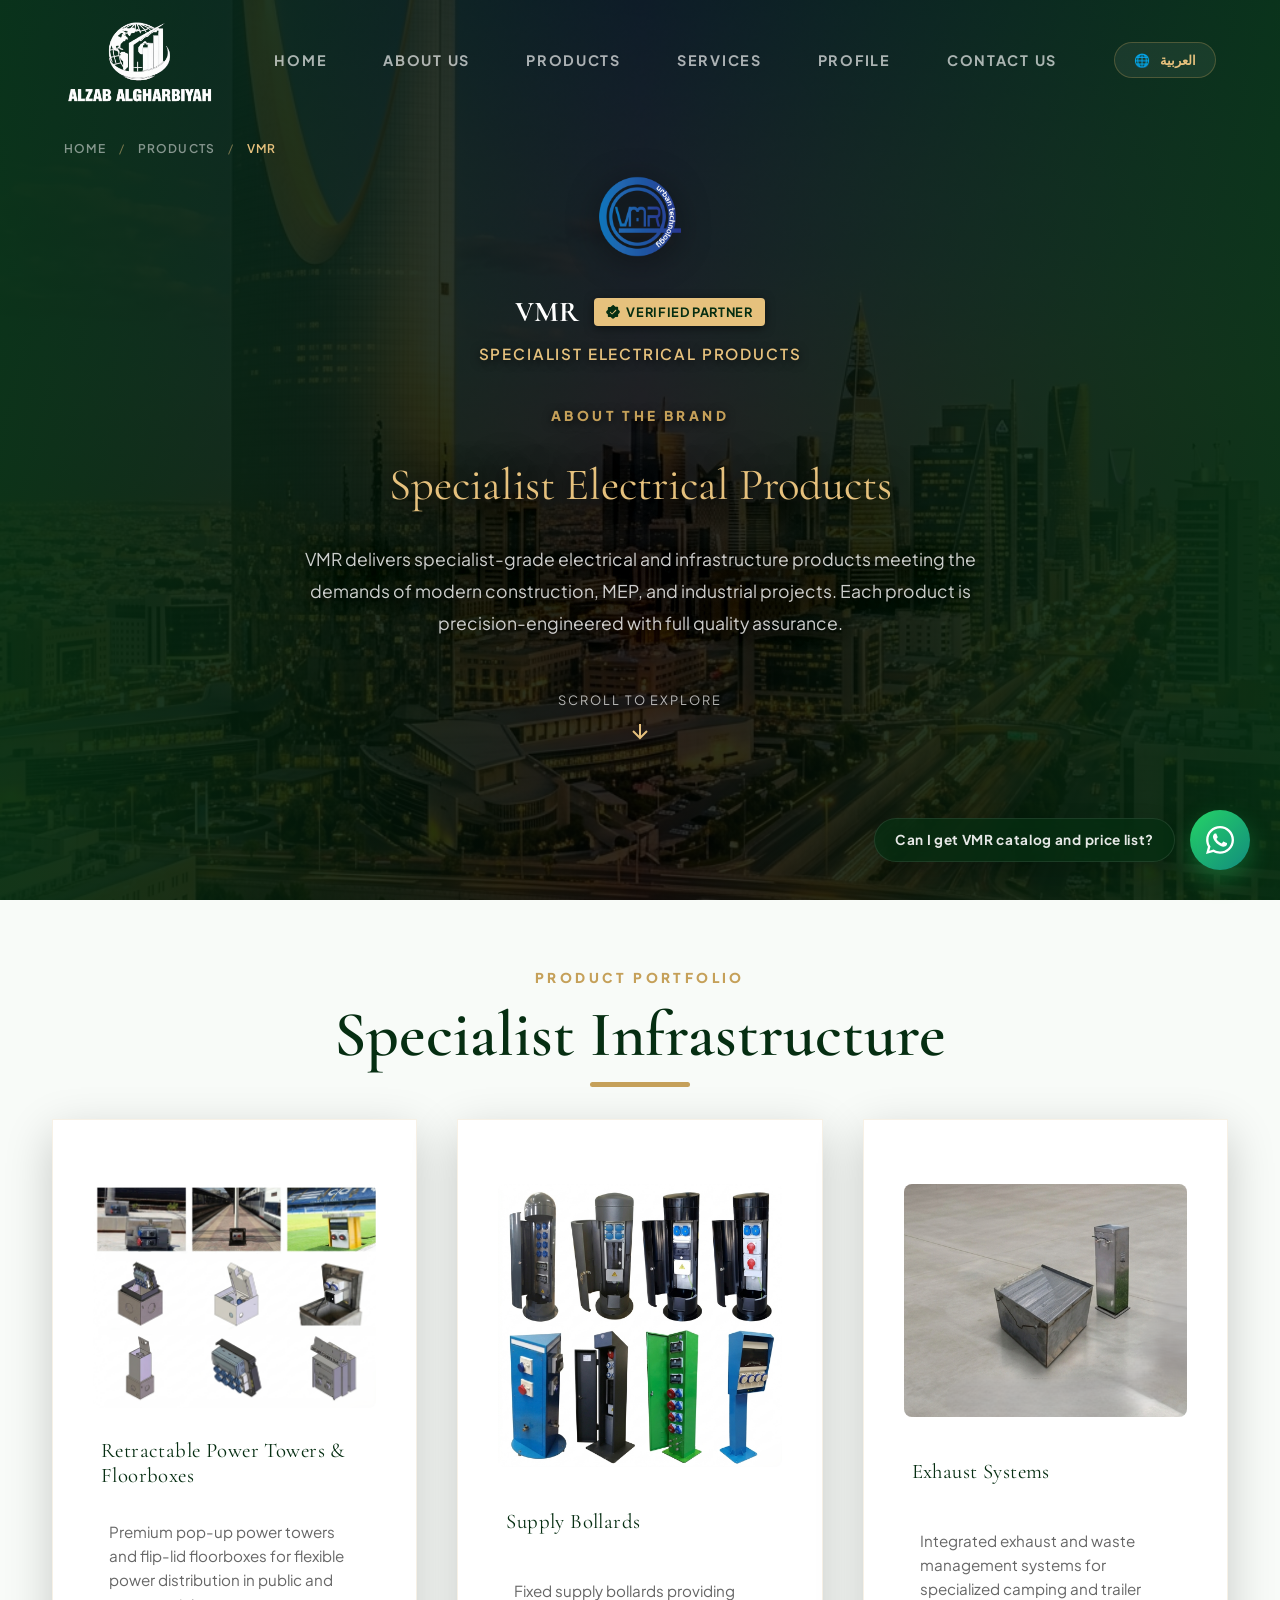
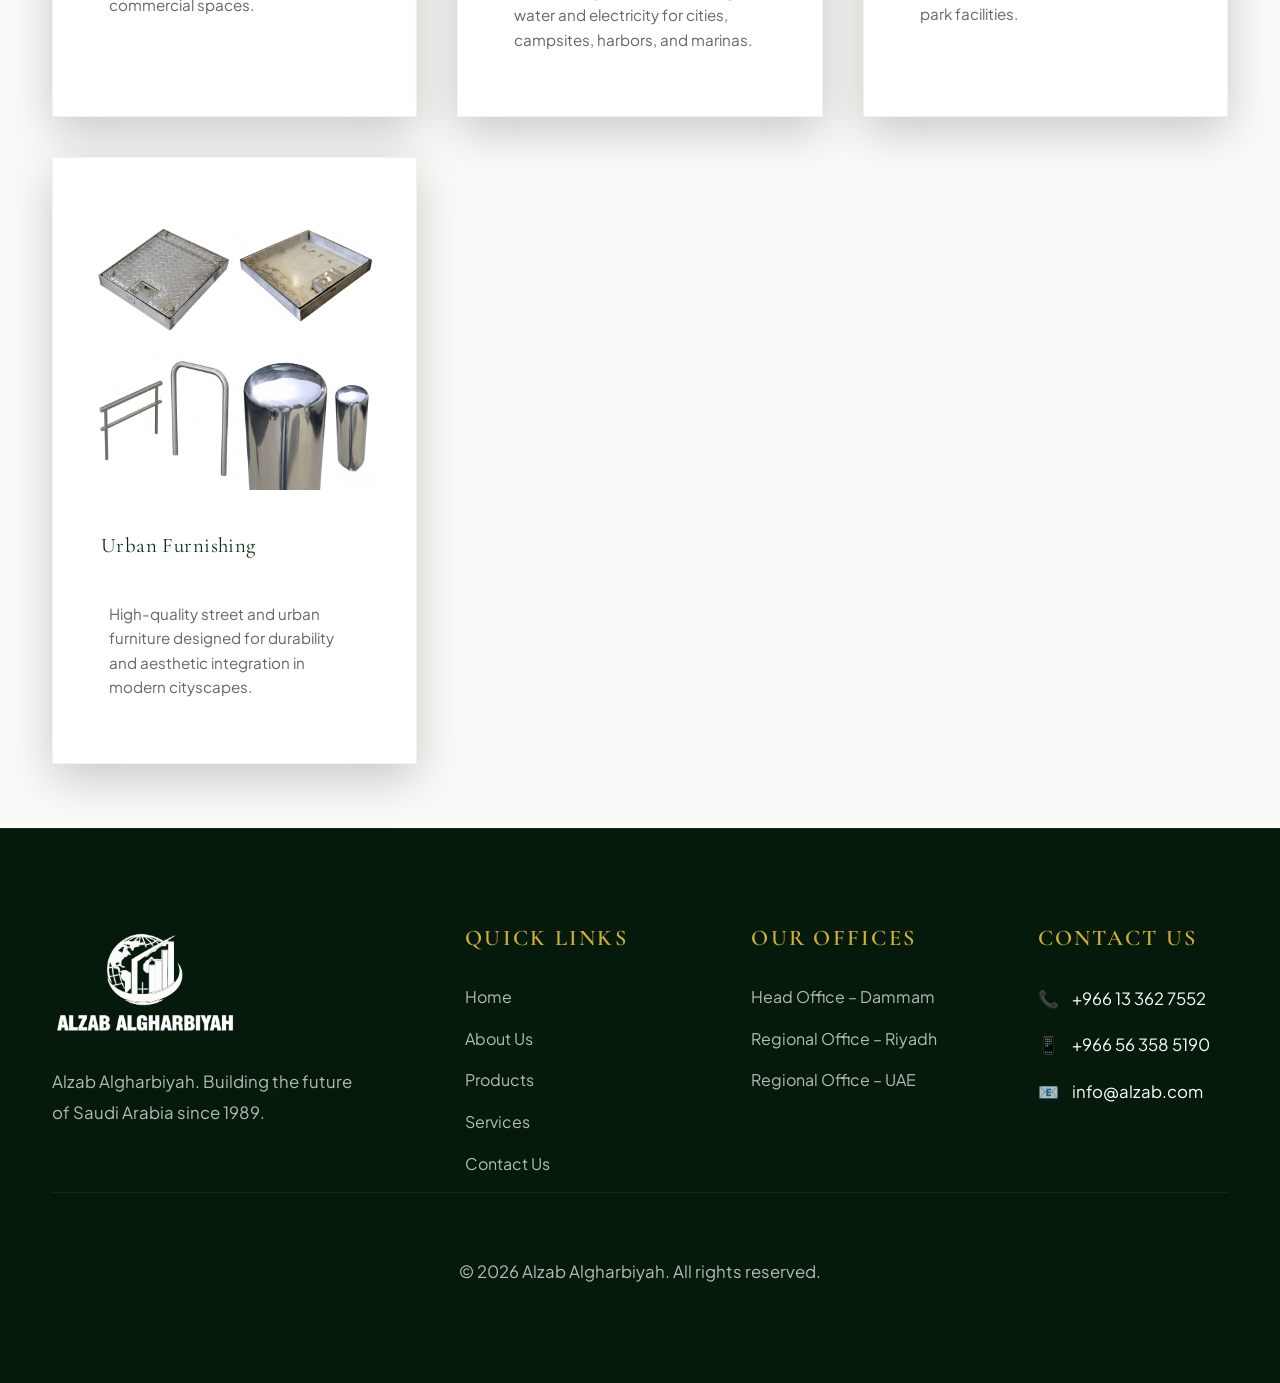
<file: brands/vmr.html>
<!DOCTYPE html>
<html lang="en" dir="ltr">
<head>
  <meta charset="UTF-8" />
  <meta name="viewport" content="width=device-width, initial-scale=1.0" />
  <title>VMR Retractable Power Towers & Bollards – Alzab Algharbiyah</title>
  <meta name="description" content="VMR products distributed by Alzab Algharbiyah. Authorized distributor of premium retractable power towers, supply bollards, and urban furnishings in KSA." />
  <link rel="canonical" href="https://www.alzab.com/brands/vmr.html" />

  <!-- Open Graph / Facebook -->
  <meta property="og:type" content="website" />
  <meta property="og:url" content="https://www.alzab.com/brands/vmr.html" />
  <meta property="og:title" content="VMR Retractable Power Towers & Bollards – Alzab Algharbiyah" />
  <meta property="og:description" content="VMR products distributed by Alzab Algharbiyah. Authorized distributor of premium retractable power towers, supply bollards, and urban furnishings in KSA." />
  <meta property="og:image" content="https://www.alzab.com/assets/images/brands/Alzab.png" />
  <meta property="og:locale" content="en_US" />
  <meta property="og:locale:alternate" content="ar_SA" />

  <!-- Twitter -->
  <meta name="twitter:card" content="summary_large_image" />
  <meta name="twitter:url" content="https://www.alzab.com/brands/vmr.html" />
  <meta name="twitter:title" content="VMR Retractable Power Towers & Bollards – Alzab Algharbiyah" />
  <meta name="twitter:description" content="VMR products distributed by Alzab Algharbiyah. Authorized distributor of premium retractable power towers, supply bollards, and urban furnishings in KSA." />
  <meta name="twitter:image" content="https://www.alzab.com/assets/images/brands/Alzab.png" />

  <link rel="preconnect" href="https://fonts.googleapis.com" />
  <link rel="preconnect" href="https://fonts.gstatic.com" crossorigin />
  <link href="https://fonts.googleapis.com/css2?family=Cormorant+Garamond:ital,wght@0,300;0,400;0,500;0,600;0,700;1,300;1,400;1,500;1,600;1,700&family=Plus+Jakarta+Sans:wght@300;400;500;600;700;800&family=Tajawal:wght@300;400;500;700;800&display=swap" rel="stylesheet" />
  <link rel="stylesheet" href="../style.css" />
</head>
<body class="inner-page">
  <svg width="0" height="0" style="position:absolute"><defs><linearGradient id="goldGradient" x1="0%" y1="0%" x2="100%" y2="100%"><stop offset="0%" style="stop-color:#FFF5B7;stop-opacity:1" /><stop offset="40%" style="stop-color:#f7ef8a;stop-opacity:1" /><stop offset="60%" style="stop-color:#d4af37;stop-opacity:1" /><stop offset="100%" style="stop-color:#a67c00;stop-opacity:1" /></linearGradient></defs></svg>
  <nav class="navbar scrolled" id="navbar">
    <div class="nav-container">
      <a href="../index.html" class="nav-brand"><img src="../assets/images/brands/Alzab.png" alt="Alzab Algharbiyah" class="nav-logo-img" /></a>
      <ul class="nav-links" id="navLinks">
        <li><a href="../index.html"     class="nav-item" data-en="Home"       data-ar="الرئيسية">Home</a></li>
        <li><a href="../about.html"    class="nav-item" data-en="About Us"   data-ar="من نحن">About Us</a></li>
        <li class="nav-item-dropdown">
          <a href="../products.html" class="nav-item" data-en="Products" data-ar="المنتجات">Products</a>
          <ul class="vertical-dropdown">
            <li class="has-submenu">
              <a href="../brands/obo.html"><img src="../assets/images/brands/OBO_Bettermann_normalized.jpg" class="dropdown-logo"> <span class="lang-text" data-en="OBO Bettermann" data-ar="أوبو بيترمان">OBO Bettermann</span></a>
              <ul class="sub-dropdown">
                <li><a href="../brands/obo.html#tbs" data-en="TBS – Transient and lightning protection systems" data-ar="TBS – أنظمة الحماية من الصواعق والعابرة">TBS – Transient and lightning protection systems</a></li>
                <li><a href="../brands/obo.html#ufs" data-en="UFS – Underfloor systems" data-ar="UFS – أنظمة تحت الأرض">UFS – Underfloor systems</a></li>
                <li><a href="../brands/obo.html#vbs" data-en="VBS – Connection and Fastening Systems" data-ar="VBS – أنظمة التوصيل والتثبيت">VBS – Connection and Fastening Systems</a></li>
                <li><a href="../brands/obo.html#kts" data-en="KTS – Cable support systems" data-ar="KTS – أنظمة دعم الكابلات">KTS – Cable support systems</a></li>
                <li><a href="../brands/obo.html#bss" data-en="BSS – Fire protection systems" data-ar="BSS – أنظمة الحماية من الحريق">BSS – Fire protection systems</a></li>
                <li><a href="../brands/obo.html#lfs" data-en="LFS – Cable routing systems" data-ar="LFS – أنظمة توجيه الكابلات">LFS – Cable routing systems</a></li>
                <li><a href="../brands/obo.html#egs" data-en="EGS – Device systems" data-ar="EGS – أنظمة الأجهزة">EGS – Device systems</a></li>
              </ul>
            </li>
            <li class="has-submenu">
              <a href="../brands/extell.html"><img src="../assets/images/brands/ExTell_normalized.jpg" class="dropdown-logo"> <span class="lang-text" data-en="Extell" data-ar="إكستيل">Extell</span></a>
              <ul class="sub-dropdown">
                <li><a href="../brands/extell.html#battery" data-en="Battery" data-ar="بطاريات">Battery</a></li>
                <li><a href="../brands/extell.html#cables" data-en="Copper and Elevator Cables" data-ar="كابلات النحاس والمصاعد">Copper and Elevator Cables</a></li>
                <li><a href="../brands/extell.html#fiber" data-en="Fiber Cables" data-ar="كابلات الألياف">Fiber Cables</a></li>
                <li><a href="../brands/extell.html#pdu" data-en="PDU" data-ar="وحدة توزيع الطاقة (PDU)">PDU</a></li>
                <li><a href="../brands/extell.html#racks" data-en="Rack and Cabinets" data-ar="الرفوف والكبائن">Rack and Cabinets</a></li>
                <li><a href="../brands/extell.html#ups" data-en="UPS" data-ar="مزود الطاقة غير المنقطع (UPS)">UPS</a></li>
              </ul>
            </li>
            <li class="has-submenu">
              <a href="../brands/vmr.html"><img src="../assets/images/brands/VMR_normalized.jpg" class="dropdown-logo"> <span class="lang-text" data-en="VMR" data-ar="في إم آر">VMR</span></a>
              <ul class="sub-dropdown">
                <li><a href="../brands/vmr.html#power-towers" data-en="Retractable power towers &amp; Underfloor Boxes" data-ar="أبراج الطاقة القابلة للسحب وصناديق الأرضية">Retractable power towers &amp; Underfloor Boxes</a></li>
                <li><a href="../brands/vmr.html#bollards" data-en="Bollards" data-ar="أعمدة الحماية">Bollards</a></li>
                <li><a href="../brands/vmr.html#exhaust" data-en="Exhaust systems" data-ar="أنظمة العادم">Exhaust systems</a></li>
                <li><a href="../brands/vmr.html#urban" data-en="Urban furnishing" data-ar="تأثيث المناطق الحضرية">Urban furnishing</a></li>
              </ul>
            </li>
            <li class="has-submenu">
              <a href="../brands/barqan.html"><img src="../assets/images/brands/Barqan_normalized.jpg" class="dropdown-logo"> <span class="lang-text" data-en="Barqan" data-ar="برقان">Barqan</span></a>
              <ul class="sub-dropdown">
                <li class="submenu-category-label" data-en="Electrical" data-ar="كهربائي">Electrical</li>
                <li><a href="../brands/barqan.html#conduit" data-en="Metal Conduit System" data-ar="أنظمة المواسير المعدنية">Metal Conduit System</a></li>
                <li><a href="../brands/barqan.html#boxes" data-en="Boxes" data-ar="صناديق">Boxes</a></li>
                <li><a href="../brands/barqan.html#floor-boxes" data-en="Floor Boxes" data-ar="صناديق أرضية">Floor Boxes</a></li>
                <li><a href="../brands/barqan.html#mgt" data-en="Cable Management System" data-ar="أنظمة إدارة الكابلات">Cable Management System</a></li>
                <li><a href="../brands/barqan.html#terminals" data-en="Cable Terminals" data-ar="نهائيات الكابلات">Cable Terminals</a></li>
                <li class="submenu-category-label" data-en="Civil" data-ar="مدني">Civil</li>
                <li><a href="../brands/barqan.html#raised-floor" data-en="Raised Access Floor" data-ar="الأرضية المرفوعة">Raised Access Floor</a></li>
                <li><a href="../brands/barqan.html#precast" data-en="Precast" data-ar="الخرسانة مسبقة الصب">Precast</a></li>
              </ul>
            </li>
          </ul>
        </li>
        <li><a href="../services.html" class="nav-item" data-en="Services"   data-ar="الخدمات">Services</a></li>
        <li><a href="../assets/profile/Alzab_Profile.pdf" class="nav-item" data-en="Profile" data-ar="ملف الشركة" download>Profile</a></li>
        <li><a href="../contact.html"  class="nav-item" data-en="Contact Us" data-ar="اتصل بنا">Contact Us</a></li>
      </ul>
      <div class="nav-actions">
        <button class="lang-btn" id="langToggle" onclick="toggleLang()">
          <span class="lang-icon">🌐</span>
          <span class="lang-label" id="langLabel">العربية</span>
        </button>
        <button class="hamburger" id="hamburger" onclick="toggleMenu()">
          <span></span><span></span><span></span>
        </button>
      </div>
    </div>
  </nav>
  <!-- IMAGE HERO SECTION -->
  <section class="obo-video-hero" style="background: var(--dark-green) url('../assets/images/riyadh_night.jpg') center center / cover no-repeat; position: relative;">
    <div class="obo-video-overlay" style="background: linear-gradient(to right, rgba(6,46,18,0.95), rgba(0,0,0,0.8), rgba(6,46,18,0.95));"></div>
    <div class="obo-video-content">
      <div class="hero-breadcrumb">
        <a href="../index.html" data-en="Home" data-ar="الرئيسية">Home</a>
        <span class="breadcrumb-sep">/</span>
        <a href="../products.html" data-en="Products" data-ar="المنتجات">Products</a>
        <span class="breadcrumb-sep">/</span>
        <span data-en="VMR" data-ar="في إم آر">VMR</span>
      </div>
      <div class="obo-hero-top">
        <div class="obo-video-logo-wrap">
          <img src="../assets/images/brands/vmr.png" alt="VMR" />
        </div>
        <div style="display: flex; align-items: center; justify-content: center; gap: 15px; margin-top: 20px;">
          <h1 style="margin: 0; font-size: 1.8rem; font-weight: 700; color: #fff;">VMR</h1>
          <div class="verified-about-stamp" style="margin: 0; box-shadow: 0 2px 10px rgba(0,0,0,0.5);">
            <svg viewBox="0 0 512 512" width="14" height="14" fill="currentColor"><path d="M256 0c14.1 0 27.5 5.7 37.5 15.6l38.2 38.2c6 6 14.1 9.4 22.6 9.4h54.1c19.6 0 35.5 15.9 35.5 35.5v54.1c0 8.5 3.4 16.6 9.4 22.6l38.2 38.2c10 10 15.6 23.4 15.6 37.5s-5.7 27.5-15.6 37.5l-38.2 38.2c-6 6-9.4 14.1-9.4 22.6v54.1c0 19.6-15.9 35.5-35.5 35.5h-54.1c-8.5 0-16.6 3.4-22.6 9.4l-38.2 38.2c-10 10-23.4 15.6-37.5 15.6s-27.5-5.7-37.5-15.6l-38.2-38.2c-6-6-14.1-9.4-22.6-9.4H103.5C83.9 448 68 432.1 68 412.5v-54.1c0-8.5-3.4-16.6-9.4-22.6l-38.2-38.2C10.4 287.5 4.8 274.1 4.8 260s5.7-27.5 15.6-37.5l38.2-38.2c6-6 9.4-14.1 9.4-22.6V107.5C68 87.9 83.9 72 103.5 72h54.1c8.5 0 16.6-3.4 22.6-9.4l38.2-38.2C228.5 14.4 241.9 8.8 256 8.8zm115.3 197.3c6.2-6.2 6.2-16.4 0-22.6s-16.4-6.2-22.6 0L224 308.7l-56.7-56.7c-6.2-6.2-16.4-6.2-22.6 0s-6.2 16.4 0 22.6l68 68c6.2 6.2 16.4 6.2 22.6 0l136-136z"/></svg>
            <span data-en="Verified Partner" data-ar="شريك معتمد">Verified Partner</span>
          </div>
        </div>
        <p class="obo-subtitle" data-en="Specialist Electrical Products" data-ar="منتجات كهربائية متخصصة">Specialist Electrical Products</p>
      </div>

      <div class="obo-hero-info">
        <div class="obo-hero-col">
          <div class="brand-info-label" style="text-shadow: 0 2px 10px rgba(0,0,0,0.8);" data-en="About the Brand" data-ar="عن العلامة التجارية">About the Brand</div>

          <h3 class="brand-info-title" style="text-shadow: 0 4px 20px rgba(0,0,0,0.8), 0 0 40px rgba(0,0,0,0.6);" data-en="Specialist Electrical Products" data-ar="منتجات كهربائية متخصصة">Specialist Electrical Products</h3>
          <p class="brand-info-text" style="text-shadow: 0 2px 10px rgba(0,0,0,0.9), 0 0 20px rgba(0,0,0,0.6); max-width: 800px; margin: 0 auto;" data-en="VMR delivers specialist-grade electrical and infrastructure products meeting the demands of modern construction, MEP, and industrial projects. Each product is precision-engineered with full quality assurance." data-ar="تقدم في إم آر منتجات كهربائية وبنية تحتية من الدرجة المتخصصة تلبي متطلبات البناء الحديث و MEP والمشاريع الصناعية. يتم هندسة كل منتج بدقة مع ضمان كامل للجودة.">VMR delivers specialist-grade electrical and infrastructure products meeting the demands of modern construction, MEP, and industrial projects. Each product is precision-engineered with full quality assurance.</p>
        </div>
      </div>

      <div class="obo-scroll-hint">
        <span>Scroll to explore</span>
        <svg viewBox="0 0 24 24" fill="none" stroke="currentColor" stroke-width="2"><path d="M12 5v14M5 12l7 7 7-7"/></svg>
      </div>
    </div>
  </section>


  <!-- DETAILED PRODUCT SEGMENTS -->
  <section id="products-catalog" style="padding: 4rem 0; background: var(--off-white);">
    <div class="container">
      <div class="section-header">
        <span class="section-tag" data-en="Product Portfolio" data-ar="محفظة المنتجات">Product Portfolio</span>
        <h2 class="section-title" data-en="Specialist Infrastructure" data-ar="بنية تحتية متخصصة">Specialist Infrastructure</h2>
        <div class="title-bar"></div>
      </div>

      <div class="grid-3" style="gap: 2.5rem;">
        <!-- Power Towers -->
        <div class="av-card" id="power-towers" style="background: #fff; padding: 4rem 2.5rem; text-align: left; align-items: flex-start;">
          <img src="../assets/images/products/vmr/Retractable Power Towers & Floorboxes.png?v=3" alt="Retractable Power Towers & Floorboxes" style="width: 100%; border-radius: 8px; margin-bottom: 1.5rem; object-fit: cover;">
          <h4 style="color: var(--dark-green); justify-content: flex-start; margin-bottom: 1.5rem;" data-en="Retractable Power Towers &amp; Floorboxes" data-ar="أبراج طاقة قابلة للسحب وصناديق أرضية">Retractable Power Towers &amp; Floorboxes</h4>
          <p style="color: var(--text-muted); font-size: 0.95rem;" data-en="Premium pop-up power towers and flip-lid floorboxes for flexible power distribution in public and commercial spaces." data-ar="أبراج طاقة منبثقة متميزة وصناديق أرضية ذات غطاء قلاب لتوزيع طاقة مرن في المساحات العامة والتجارية.">Premium pop-up power towers and flip-lid floorboxes for flexible power distribution in public and commercial spaces.</p>
        </div>
        <!-- Bollards -->
        <div class="av-card" id="bollards" style="background: #fff; padding: 4rem 2.5rem; text-align: left; align-items: flex-start;">
          <img src="../assets/images/products/vmr/Supply Bollards.png?v=3" alt="Supply Bollards" style="width: 100%; border-radius: 8px; margin-bottom: 1.5rem; object-fit: cover;">
          <h4 style="color: var(--dark-green); justify-content: flex-start; margin-bottom: 1.5rem;" data-en="Supply Bollards" data-ar="أعمدة التوريد">Supply Bollards</h4>
          <p style="color: var(--text-muted); font-size: 0.95rem;" data-en="Fixed supply bollards providing water and electricity for cities, campsites, harbors, and marinas." data-ar="أعمدة توريد ثابتة توفر المياه والكهرباء للمدن والمخيمات والموانئ والمراسي.">Fixed supply bollards providing water and electricity for cities, campsites, harbors, and marinas.</p>
        </div>
        <!-- Exhaust Systems -->
        <div class="av-card" id="exhaust" style="background: #fff; padding: 4rem 2.5rem; text-align: left; align-items: flex-start;">
          <img src="../assets/images/products/vmr/Exhaust Systems.png?v=3" alt="Exhaust Systems" style="width: 100%; border-radius: 8px; margin-bottom: 1.5rem; object-fit: cover;">
          <h4 style="color: var(--dark-green); justify-content: flex-start; margin-bottom: 1.5rem;" data-en="Exhaust Systems" data-ar="أنظمة العادم">Exhaust Systems</h4>
          <p style="color: var(--text-muted); font-size: 0.95rem;" data-en="Integrated exhaust and waste management systems for specialized camping and trailer park facilities." data-ar="أنظمة متكاملة لإدارة العادم والنفايات لمرافق التخييم والمقطورات المتخصصة.">Integrated exhaust and waste management systems for specialized camping and trailer park facilities.</p>
        </div>
        <!-- Urban Furnishing -->
        <div class="av-card" id="urban" style="background: #fff; padding: 4rem 2.5rem; text-align: left; align-items: flex-start;">
          <img src="../assets/images/products/vmr/Urban Furnishing.png?v=2" alt="Urban Furnishing" style="width: 100%; border-radius: 8px; margin-bottom: 1.5rem; object-fit: cover;">
          <h4 style="color: var(--dark-green); justify-content: flex-start; margin-bottom: 1.5rem;" data-en="Urban Furnishing" data-ar="تأثيث المناطق الحضرية">Urban Furnishing</h4>
          <p style="color: var(--text-muted); font-size: 0.95rem;" data-en="High-quality street and urban furniture designed for durability and aesthetic integration in modern cityscapes." data-ar="أثاث شوارع ومناطق حضرية عالي الجودة مصمم للمتانة والتكامل الجمالي في المناظر الحضرية الحديثة.">High-quality street and urban furniture designed for durability and aesthetic integration in modern cityscapes.</p>
        </div>
      </div>
    </div>
  </section>

  <footer class="footer">
    <div class="footer-glow"></div>
    <div class="container">
      <div class="footer-grid">
        <div class="footer-brand">
          <img src="../assets/images/brands/Alzab.png" alt="Alzab Algharbiyah" class="footer-logo" />
          <p data-en="Alzab Algharbiyah. Building the future of Saudi Arabia since 1989." data-ar="الزاب الغربية. نبني مستقبل المملكة العربية السعودية منذ 1989.">Alzab Algharbiyah. Building the future of Saudi Arabia since 1989.</p>
        </div>
        <div class="footer-links">
          <h4 data-en="Quick Links" data-ar="روابط سريعة">Quick Links</h4>
          <ul>
            <li><a href="../index.html" data-en="Home" data-ar="الرئيسية">Home</a></li>
            <li><a href="../about.html" data-en="About Us" data-ar="من نحن">About Us</a></li>
            <li><a href="../products.html" data-en="Products" data-ar="المنتجات">Products</a></li>
            <li><a href="../services.html" data-en="Services" data-ar="الخدمات">Services</a></li>
            <li><a href="../contact.html" data-en="Contact Us" data-ar="اتصل بنا">Contact Us</a></li>
          </ul>
        </div>
        <div class="footer-links">
          <h4 data-en="Our Offices" data-ar="مكاتبنا">Our Offices</h4>
          <ul>
            <li><a href="../contact.html#office-dammam" data-en="Head Office – Dammam" data-ar="المكتب الرئيسي – الدمام">Head Office – Dammam</a></li>
            <li><a href="../contact.html#office-riyadh" data-en="Regional Office – Riyadh" data-ar="المكتب الإقليمي – الرياض">Regional Office – Riyadh</a></li>
            <li><a href="../contact.html#office-uae" data-en="Regional Office – UAE" data-ar="المكتب الإقليمي – الإمارات">Regional Office – UAE</a></li>
          </ul>
        </div>
        <div class="footer-contact">
          <h4 data-en="Contact Us" data-ar="تواصل معنا">Contact Us</h4>
          <p>📞 <a href="tel:+966133627552">+966 13 362 7552</a></p>
          <p>📱 <a href="tel:+966563585190">+966 56 358 5190</a></p>
          <p>📧 <a href="mailto:info@alzab.com">info@alzab.com</a></p>
        </div>
      </div>
      <div class="footer-bottom">
        <p data-en="© 2026 Alzab Algharbiyah. All rights reserved." data-ar="© 2026 الزاب الغربية. جميع الحقوق محفوظة.">© 2026 Alzab Algharbiyah. All rights reserved.</p>
      </div>
    </div>
  </footer>
  <script src="../script.js"></script>
</body>
</html>
</file>
<file: style.css>
@import url('https://fonts.googleapis.com/css2?family=Cormorant+Garamond:ital,wght@0,300;0,400;0,500;0,600;0,700;1,300;1,400;1,500;1,600;1,700&family=Plus+Jakarta+Sans:wght@300;400;500;600;700;800&family=Tajawal:wght@300;400;500;700;800&display=swap');

:root {
  /* Colors - ORIGINAL STABLE PALETTE */
  --dark-green: #062e12; 
  --dark-green-rgb: 6, 46, 18;
  --accent-gold: #c5a059;
  --gold-primary: #e6c17d;
  --gold-midtone: #d4af37;
  --gold-dark: #a38048;
  --white: #ffffff;
  --off-white: #f8fbf8;
  --text-dark: #333333;
  --text-muted: #666666;
  --border-color: rgba(197, 160, 89, 0.2);
  
  /* Fonts - ORIGINAL: CORMORANT & JAKARTA */
  --font-header: 'Cormorant Garamond', serif;
  --font-body: 'Plus Jakarta Sans', sans-serif;
  --font-ar: 'Tajawal', sans-serif;

  /* Dimensions & Effects */
  --nav-h: 120px;
  --nav-h-scrolled: 80px;
  --radius: 12px;
  --radius-lg: 24px;
  --shadow: 0 10px 30px rgba(0, 0, 0, 0.05);
  --shadow-dark: 0 20px 50px rgba(0, 0, 0, 0.3);
  --shadow-green: 0 15px 40px rgba(10, 46, 18, 0.1);
  --transition: all 0.5s cubic-bezier(0.16, 1, 0.3, 1);
}

/* 1. Reset & Global */
* { margin:0; padding:0; box-sizing:border-box; -webkit-font-smoothing: antialiased; }
html { scroll-behavior: smooth; overflow-x: hidden; scroll-padding-top: 120px; }
body { 
  font-family: var(--font-body); 
  color: var(--text-dark); 
  background: var(--white); 
  line-height: 1.6; 
  overflow-x: hidden;
}
/* body.inner-page { zoom: 1.0; } */
[dir="rtl"] body { font-family: var(--font-ar), var(--font-body); }

h1, h2, h3, h4 { font-family: var(--font-header); font-weight: 600; color: var(--white); line-height: 1.2; }
p { margin-bottom: 1.2rem; font-weight: 400; }
a { text-decoration: none; color: inherit; transition: var(--transition); }
ul { list-style: none; }
img { max-width: 100%; height: auto; display: block; }
.container { max-width: 1240px; margin: 0 auto; padding: 0 2rem; position: relative; }
section { padding: 4rem 0; position: relative; overflow: hidden; }

/* Center Utility */
.flex-center { display: flex; align-items: center; justify-content: center; text-align: center; }

/* 2. Layout Utilities */
.grid-2 { display: grid; grid-template-columns: 1fr 1fr; gap: 6rem; align-items: center; }
.grid-3 { display: grid; grid-template-columns: repeat(3, 1fr); gap: 2rem; }
.grid-4 { display: grid; grid-template-columns: repeat(4, 1fr); gap: 2rem; }
.svc-grid-5 { display: grid; grid-template-columns: repeat(5, 1fr); gap: 1.5rem; }

.section-header { text-align: center; max-width: 1000px; margin: 0 auto 2rem; }
.section-tag { display: inline-block; color: var(--accent-gold); font-weight: 950; font-size: 0.85rem; letter-spacing: 0.25em; text-transform: uppercase; margin-bottom: 0.5rem; }
.section-title { font-size: clamp(2.5rem, 5vw, 4.2rem); margin-bottom: 0.5rem; position: relative; color: var(--dark-green); }
.title-bar { width: 100px; height: 5px; background: var(--accent-gold); margin: 0 auto 1.5rem; border-radius: 4px; }
.section-desc { color: var(--text-muted); font-size: 1.15rem; line-height: 1.8; }

.unique-grid { display: grid; grid-template-columns: repeat(auto-fit, minmax(320px, 1fr)); }
#contact .ct-grid { display: grid; grid-template-columns: 1fr 1fr; }


/* Text Gradient Effect */
.text-gold {
  background: linear-gradient(135deg, #e6c17d 0%, #c5a059 50%, #a38048 100%);
  -webkit-background-clip: text;
  background-clip: text;
  -webkit-text-fill-color: transparent;
}

/* 3. Buttons (Level Up) */
.btn {
  display: inline-flex; align-items: center; justify-content: center;
  padding: 1.3rem 3.2rem; border-radius: 100px; font-weight: 800;
  letter-spacing: 0.08em; font-size: 0.95rem; cursor: pointer; transition: var(--transition);
  border: none; position: relative; overflow: hidden; text-transform: uppercase;
}
.btn-primary { background: var(--gold-primary); color: var(--dark-green); box-shadow: 0 12px 35px rgba(197,160,89,0.35); }
.btn-primary:after { content: ''; position: absolute; inset: 0; background: rgba(255,255,255,0.2); transform: translateX(-100%); transition: 0.4s; }
.btn-primary:hover { transform: translateY(-6px); box-shadow: 0 18px 45px rgba(197,160,89,0.5); }
.btn-primary:hover:after { transform: translateX(0); }

.btn-outline { background: transparent; border: 2.5px solid var(--gold-midtone); color: var(--gold-primary); }
.btn-outline:hover { background: var(--gold-midtone); color: var(--dark-green); transform: translateY(-6px); box-shadow: var(--shadow-green); }

/* 4. Navbar (Zoomed Logo & Better Scrolled State) */
.navbar {
  position: fixed; top: 0; left: 0; right: 0;
  height: var(--nav-h); background: transparent;
  transition: var(--transition); z-index: 1000;
  display: flex; align-items: center;
}
.navbar.scrolled {
  background: rgba(var(--dark-green-rgb), 0.98); 
  backdrop-filter: blur(15px);
  height: var(--nav-h-scrolled); 
  border-bottom: 1px solid rgba(197,160,89,0.3);
  box-shadow: 0 10px 40px rgba(0,0,0,0.35);
}
.nav-container { position: relative; display: flex; justify-content: space-between; align-items: center; width: 100%; max-width: 1440px; margin: 0 auto; padding: 0 4rem; }
.nav-logo-img { height: 90px; width: auto; transition: var(--transition); }
.navbar.scrolled .nav-logo-img { height: 70px; }

.nav-links { display: flex; gap: 3.5rem; list-style: none; }
.nav-item { color: #fff; font-weight: 700; font-size: 0.9rem; opacity: 0.65; letter-spacing: 0.12em; position: relative; text-transform: uppercase; transition: 0.3s; }
.nav-item.active { opacity: 1; color: var(--gold-primary); }
.nav-item:hover { opacity: 1; color: var(--gold-primary); }
 .nav-item.active::after { content: ''; position: absolute; bottom: -8px; left: 50%; transform: translateX(-50%); width: 100%; height: 2px; background: var(--gold-primary); border-radius: 2px; }

/* 4b. Vertical Sub-Menu (Premium Slide-out) */
.nav-item-dropdown { position: relative; }

.vertical-dropdown {
  position: absolute;
  top: 100%;
  left: 0;
  width: 240px; /* Reduced from 280px */
  background: rgba(6, 46, 18, 0.98);
  backdrop-filter: blur(25px);
  border: 1px solid rgba(197, 160, 89, 0.3);
  border-top: 3.5px solid var(--gold-primary);
  border-radius: 0 0 12px 12px;
  padding: 0.8rem 0; /* Reduced from 1.2rem */
  opacity: 0;
  visibility: hidden;
  transition: all 0.4s cubic-bezier(0.16, 1, 0.3, 1);
  box-shadow: var(--shadow-dark);
  z-index: 1100;
  transform: translateY(15px);
}

.nav-item-dropdown:hover .vertical-dropdown {
  opacity: 1;
  visibility: visible;
  transform: translateY(0);
}

.vertical-dropdown li {
  position: relative;
  padding: 0 0.8rem; /* Reduced from 1rem */
}

.vertical-dropdown li a {
  display: flex !important;
  align-items: center;
  gap: 0.8rem; /* Reduced from 1.2rem */
  padding: 0.7rem 1.2rem; /* Reduced from 1.1rem 1.5rem */
  color: rgba(255,255,255,0.8);
  font-size: 0.85rem; /* Slightly smaller for elegance */
  font-weight: 500; /* Lighter weight */
  letter-spacing: 0.05em;
  border-radius: 8px;
  transition: all 0.3s ease;
  text-transform: none;
}

.vertical-dropdown li a:hover {
  background: rgba(255,255,255,0.05);
  color: var(--gold-primary);
  padding-left: 1.5rem;
}

/* Sub-Menu Level 2 (Subtle Fade-in) */
.sub-dropdown {
  position: absolute;
  top: 0;
  left: 100%;
  width: 280px;
  background: rgba(6, 46, 18, 0.98);
  backdrop-filter: blur(25px);
  border: 1px solid rgba(197, 160, 89, 0.3);
  border-radius: 0 12px 12px 12px;
  padding: 1rem 0;
  opacity: 0;
  visibility: hidden;
  transition: all 0.3s cubic-bezier(0.16, 1, 0.3, 1);
  transform: translateX(10px);
  box-shadow: 20px 20px 60px rgba(0,0,0,0.5);
  list-style: none;
}

.vertical-dropdown li:hover .sub-dropdown {
  opacity: 1;
  visibility: visible;
  transform: translateX(0);
}

.sub-dropdown li { padding: 0 1rem; }

.sub-dropdown li a {
  padding: 0.8rem 1.8rem !important;
  font-size: 0.82rem;
  font-weight: 500;
  opacity: 0.7;
}

.sub-dropdown li a:hover {
  opacity: 1;
  padding-left: 2.2rem !important;
}

/* Category label inside Barqan sub-dropdown (Electrical / Civil) */
.submenu-category-label {
  display: block;
  padding: 0.45rem 1.8rem 0.25rem;
  font-size: 0.68rem;
  font-weight: 700;
  letter-spacing: 0.12em;
  text-transform: uppercase;
  color: var(--gold-primary);
  opacity: 0.8;
  pointer-events: none;
  margin-top: 0.4rem;
}
.submenu-category-label:first-child { margin-top: 0; }

.dropdown-logo {
  width: 24px;
  height: 24px;
  object-fit: contain;
  filter: none;
  background: #fff;
  border-radius: 4px;
  padding: 2px;
}



.nav-actions { display: flex; align-items: center; gap: 1.5rem; }
.lang-btn { background: rgba(255,255,255,0.06); border: 1px solid rgba(197,160,89,0.3); color: var(--gold-primary); padding: 0.6rem 1.2rem; border-radius: 50px; cursor: pointer; transition: 0.4s; font-weight: 700; display: flex; align-items: center; gap: 0.6rem; font-size: 0.8rem; }
.lang-btn:hover { background: var(--accent-gold); color: var(--dark-green); transform: scale(1.05); }

/* Hamburger Menu (Fixes the "Dot") */
.hamburger {
  display: none;
  background: none;
  border: none;
  cursor: pointer;
  padding: 10px;
  flex-direction: column;
  gap: 5px;
  z-index: 2000;
}
.hamburger span {
  display: block;
  width: 25px;
  height: 2px;
  background-color: var(--gold-primary);
  transition: all 0.3s ease;
}

@media (max-width: 1024px) {
  .hamburger { display: flex; z-index: 1001; }
  .navbar { padding: 0.8rem 0; }
  .nav-links { 
    display: none; 
    position: fixed; 
    top: 0; 
    left: 0; 
    width: 100%; 
    height: 100vh; 
    background: rgba(6, 46, 18, 0.98); 
    backdrop-filter: blur(15px);
    flex-direction: column; 
    align-items: center; 
    justify-content: center; 
    gap: 2rem;
    z-index: 1000;
  }
  .nav-links.open { display: flex; }
  .lang-btn { margin-right: 1.5rem; }
  .lang-btn .lang-label { display: none; }
  .nav-brand .nav-logo-img { height: 45px; }
}


/* #contact, #unique, .about-values-section { zoom: 1.0; } */
/* 5. Hero Section (CONSTRAINED & CENTERED) */
.hero {
  height: 100vh; min-height: 850px; 
  background: var(--dark-green) url('assets/images/riyadh_night.jpg') center center / cover no-repeat;
  position: relative; display: flex; align-items: center; justify-content: center; color: #fff; overflow: hidden;
}
.hero-overlay { 
  position: absolute; inset: 0; 
  background: linear-gradient(to right, rgba(6,46,18,0.98) 0%, rgba(6,46,18,0.85) 30%, rgba(6,46,18,0.4) 100%); 
  z-index: 1; 
}
.hero-bg { display: none; }
.hero-particles { position: absolute; inset: 0; pointer-events: none; z-index: 3; }

/* Centered content block - UPDATED TO LEFT ALIGN */
.hero .container { display: flex; flex-direction: column; align-items: flex-start; justify-content: center; text-align: left; width: 100%; z-index: 10; }

.hero-content { max-width: 1100px; text-shadow: 0 4px 30px rgba(0,0,0,0.5); }
.hero-title { color: #fff; font-size: clamp(3.5rem, 8vw, 6.8rem); margin-bottom: 2.5rem; line-height: 1.05; display: block; font-weight: 400; font-family: var(--font-header); }
.hero-title span { color: var(--accent-gold); }

.hero-subtitle-new { 
  color: rgba(255,255,255,0.65); font-size: 1.35rem; margin-bottom: 5rem; 
  line-height: 1.7; font-weight: 400; max-width: 850px;
}

.hero-actions-new { display: flex; align-items: center; gap: 2rem; }

.btn-hero-solid {
  background: var(--gold-primary); color: var(--dark-green); 
  padding: 1.4rem 3.2rem; border-radius: 4px; font-weight: 800;
  letter-spacing: 0.12em; font-size: 0.95rem; transition: var(--transition);
  text-transform: uppercase; border: none; cursor: pointer;
}
.btn-hero-solid:hover { background: #fff; color: var(--dark-green); transform: translateY(-4px); box-shadow: 0 15px 40px rgba(0,0,0,0.4); }

.btn-hero-text {
  color: var(--gold-primary); font-weight: 800; font-size: 0.95rem;
  letter-spacing: 0.12em; transition: var(--transition); text-transform: uppercase;
}
.btn-hero-text:hover { color: #fff; }

.hero-stats { display: flex; align-items: center; gap: 5rem; position: relative; margin-top: 2rem; justify-content: center; }
.stat-item { display: flex; flex-direction: column; align-items: center; }
.stat-num { font-size: 3.5rem; font-weight: 400; font-family: var(--font-header); color: var(--gold-primary); line-height: 1; margin-bottom: 0.8rem; }
.stat-label { font-size: 0.9rem; text-transform: uppercase; letter-spacing: 0.15em; color: rgba(255,255,255,0.65); font-weight: 700; font-family: var(--font-body); }
.stat-divider { width: 2px; height: 60px; background: linear-gradient(to bottom, transparent, rgba(255,255,255,0.2), transparent); }

/* 6. Heritage/Skyline Banners (PREMIUM RESTORATION) */
.heritage-sec { background: var(--dark-green); color: #fff; padding: 2.5rem 0; position: relative; }
.heritage-bg, .ct-hero-bg { 
  position: absolute; inset: 0; 
  background: url('assets/images/riyadh_skyline.png') center/cover no-repeat; 
  opacity: 0.12; filter: none; 
}
.heritage-overlay, .ct-hero-overlay { position: absolute; inset: 0; background: linear-gradient(to bottom, var(--dark-green) 0%, rgba(6,46,18,0.7) 50%, var(--dark-green) 100%); }

.heritage-grid { display: grid; grid-template-columns: 1.2fr 1fr; gap: 10rem; align-items: center; position: relative; z-index: 5; }
.heritage-story { text-align: left; }
.heritage-story h2 { color: #fff; font-size: clamp(3rem, 6vw, 4.5rem); margin-bottom: 3.5rem; font-family: var(--font-header); font-weight: 400; }
.heritage-text p { font-size: 1.2rem; color: rgba(255,255,255,0.8); margin-bottom: 2.5rem; line-height: 1.9; font-weight: 400; font-family: var(--font-body); }

/* 7. Inner Hero Banners (SKYLINE & GLASSMORPISM) */
.ct-hero-banner, .svc-hero-banner { 
  height: 280px; background: var(--dark-green); display: flex; align-items: center; justify-content: center; 
  position: relative; overflow: hidden; padding-top: 80px; /* Standard Navbar Clearance */
}
.products-page-hero { 
  height: 360px; background: var(--dark-green); display: flex; align-items: center; justify-content: center; 
  position: relative; overflow: hidden; padding-top: 90px; /* Extra height for scroller */
}

.ct-hero-content, .products-page-hero-content, .svc-hero-content { 
  position: relative; z-index: 10; text-align: center; max-width: 1100px; width: 100%; padding: 0 2rem;
  display: flex; flex-direction: column; align-items: center; justify-content: center;
}
.products-page-hero-content h1 { 
  margin-top: 1.5rem;
  margin-bottom: 2rem; /* Gap under the title */
}
.hero-breadcrumb, .about-breadcrumb { 
  display: flex !important; align-items: center !important; justify-content: center !important; gap: 0.8rem;
  margin-bottom: 1rem; color: rgba(255,255,255,0.7); font-size: 0.95rem; font-weight: 500;
  text-transform: uppercase; letter-spacing: 0.1em;
}
.ct-hero-banner h1, .products-page-hero h1, .svc-hero-banner h1 { 
  font-size: clamp(2.5rem, 5vw, 4rem); color: #fff; text-shadow: 0 10px 30px rgba(0,0,0,0.5); 
  margin: 0; line-height: 1.1; font-weight: 400; font-family: var(--font-header);
}

/* 8. Mission/Vision (RE-CENTERED & REFINED) */
.about-mv-section { background: var(--dark-green); padding: 8rem 0; position: relative; }
.about-mv-grid { 
  display: grid; 
  grid-template-columns: 1fr 1px 1fr; 
  gap: 6rem; 
  align-items: center; 
  position: relative; 
  z-index: 5; 
}
.mv-block { text-align: center; padding: 2.5rem; }
.mv-icon { width: 110px; height: 110px; margin: 0 auto 3.5rem; padding: 20px; background: rgba(197,160,89,0.08); border-radius: 50%; border: 1px solid rgba(197,160,89,0.2); }
.mv-block h3 { color: var(--gold-primary); font-size: clamp(2rem, 4vw, 2.8rem); margin-bottom: 2.5rem; font-family: var(--font-header); font-weight: 400; }
.mv-block p { font-size: 1.2rem; line-height: 1.8; color: rgba(255,255,255,0.85); font-weight: 400; font-family: var(--font-body); }
.mv-divider-v { width: 1px; height: 80%; background: linear-gradient(to bottom, transparent, rgba(197,160,89,0.3), transparent); margin: 0 auto; min-height: 100px; }

/* 10. Value Cards (STRICT UNIFORMITY) */
.about-values-section { padding: 4rem 0; background: var(--dark-green); }
.about-values-title { text-align: center; font-size: 3.5rem; margin-bottom: 6rem; color: var(--gold-primary); font-family: var(--font-header); font-weight: 400; }
.svc-grid-5 { 
  display: grid; 
  grid-template-columns: repeat(5, minmax(0, 1fr)); 
  gap: 1.5rem; 
  width: 100%; 
  max-width: 1240px; 
  margin: 0 auto; 
}
.av-card { 
  background: rgba(255,255,255,0.03); padding: 3rem 1.5rem; border-radius: 0; text-align: center;
  box-shadow: 0 15px 45px rgba(0,0,0,0.2); border: 1.5px solid rgba(197, 160, 89, 0.15);
  transition: var(--transition); display: flex; flex-direction: column; align-items: center;
  height: 100%; min-height: 480px; justify-content: flex-start;
  overflow: hidden;
}
.av-card:hover { transform: translateY(-8px); box-shadow: 0 30px 60px rgba(0,0,0,0.08); border-color: var(--gold-midtone); }

.av-icon-wrap { height: 75px; margin-bottom: 2.5rem; display: flex; align-items: center; justify-content: center; }
.av-icon-wrap svg { height: 65px; width: 65px; stroke-width: 2.2; } /* Optimized for visual equality */

.av-card h4 { 
  font-size: 1.3rem; color: var(--gold-primary); margin-bottom: 1.5rem; 
  min-height: 4rem; display: flex; align-items: center; justify-content: center;
  font-weight: 400; font-family: var(--font-header); letter-spacing: 0.02em;
  padding: 0 0.5rem;
  width: 100%;
}
.av-card p { 
  font-size: 1.05rem; color: rgba(255,255,255,0.7); line-height: 1.6; 
  margin: 0; padding: 0 1rem;
}

/* 10. Service Cards (ELITE GRID) */
.svc-cards-section { background: var(--dark-green); padding: 8rem 0; }
.svc-cards-grid { 
  display: grid; 
  grid-template-columns: repeat(5, 1fr); 
  gap: 1.5rem; 
  align-items: stretch;
}
.svc-card {
  background: rgba(255,255,255,0.02); border: 1.5px solid rgba(197, 160, 89, 0.15);
  padding: 3.5rem 2rem; border-radius: 4px; transition: var(--transition);
  display: flex !important; flex-direction: column !important; align-items: center !important; text-align: center !important;
  min-height: 520px !important; height: auto !important;
  overflow: hidden;
}
.svc-card:hover { transform: translateY(-12px); border-color: var(--gold-primary); background: rgba(226, 166, 51, 0.08); box-shadow: 0 30px 70px rgba(0,0,0,0.5); }

.svc-card-icon { 
  width: 85px; height: 85px; margin: 0 auto 3.5rem; color: var(--gold-primary); 
  display: flex; align-items: center; justify-content: center;
}
.svc-card-icon svg { width: 100%; height: 100%; }

.svc-card-num { display: none; }

.svc-card .hero-title { font-size: 4.8rem; margin-bottom: 2.5rem; line-height: 1.1; font-weight: 700; }
.hero-title span { color: inherit; }
.hero-subtitle-new { font-size: 1.25rem; margin-bottom: 3.5rem; max-width: 800px; color: rgba(255,255,255,0.9); line-height: 1.8; font-weight: 300; }
.svc-card h3 { 
  font-size: 1.6rem !important; margin-bottom: 1.5rem !important; color: var(--gold-primary) !important; 
  font-family: var(--font-header) !important; font-weight: 500 !important;
  height: 4rem !important; display: flex !important; align-items: flex-start !important; justify-content: center !important;
}

.svc-card p { 
  font-size: 0.9rem !important; color: rgba(255,255,255,0.7) !important; line-height: 1.6 !important; margin-bottom: 2rem !important; 
  height: 7rem !important; display: flex !important; align-items: flex-start !important; justify-content: center !important;
  overflow: hidden !important;
}
.svc-card-list {
  list-style: none !important; padding: 0 !important; 
  margin: 2rem auto 0 !important; /* Forces lists to start on the exact same line */
  width: 100% !important;
  max-width: 250px !important;
  display: flex !important; flex-direction: column !important; align-items: flex-start !important;
}
.svc-card-list li { 
  margin-bottom: 1rem !important; font-size: 0.9rem !important; color: rgba(255,255,255,0.8) !important; 
  display: flex !important; align-items: flex-start !important; text-align: left !important; gap: 0.8rem !important;
  line-height: 1.3 !important;
}
.svc-card-list li::before {
  content: '✔' !important; color: var(--gold-primary) !important; font-size: 1.1rem !important; flex-shrink: 0 !important;
  margin-top: -0.1rem !important; font-family: sans-serif !important;
}




/* RTL Absolute Symmetry Mirrors */
[dir="rtl"] .svc-card-list { align-items: flex-start !important; }
[dir="rtl"] .svc-card-list li { text-align: right !important; flex-direction: row-reverse !important; justify-content: flex-end !important; }
[dir="rtl"] .svc-card-list li::before { margin-left: 0.8rem !important; content: '✔' !important; }





/* 11. Brands (3-Column Side-by-Side Grid) */
.brands-full-grid {
  display: grid;
  grid-template-columns: repeat(3, 1fr);
  gap: 2.5rem;
  align-items: stretch;
}

.brand-full-card {
  display: flex;
  flex-direction: column;
  align-items: center;
  text-align: center;
  height: 100%;
  background: #fff;
  border-radius: 32px;
  padding: 3rem 2rem 2.5rem;
  border: 1px solid #eee;
  box-shadow: 0 10px 40px rgba(0,0,0,0.06);
  transition: var(--transition);
  color: var(--text-dark);
}
.brand-full-card:hover {
  transform: translateY(-10px);
  box-shadow: 0 25px 60px rgba(10,46,18,0.12);
  border-color: var(--gold-midtone);
}

.brand-full-logo {
  width: 160px;
  height: 110px;
  display: flex;
  align-items: center;
  justify-content: center;
  margin-bottom: 2rem;
}
.brand-full-logo img {
  max-width: 100%;
  max-height: 100%;
  object-fit: contain;
}

.brand-full-info {
  display: flex;
  flex-direction: column;
  align-items: center;
  flex: 1;
}
.brand-full-info h3 {
  font-size: 1.4rem;
  color: var(--dark-green);
  margin-bottom: 0.6rem;
  letter-spacing: 0.06em;
}
.brand-origin-tag {
  display: inline-block;
  font-size: 0.78rem;
  font-weight: 800;
  letter-spacing: 0.15em;
  text-transform: uppercase;
  color: var(--accent-gold);
  margin-bottom: 1.2rem;
}
.brand-full-info p {
  font-size: 0.97rem;
  color: var(--text-muted);
  line-height: 1.6;
  margin-bottom: 1rem;
}
.explore-btn {
  display: inline-flex;
  align-items: center;
  justify-content: center;
  background: var(--dark-green);
  color: var(--gold-primary);
  font-family: var(--font-header);
  font-weight: 700;
  font-size: 0.95rem;
  text-transform: uppercase;
  letter-spacing: 0.1em;
  padding: 0.65rem 1.6rem;
  border-radius: 50px;
  transition: var(--transition);
  margin-top: auto;
  border: 1px solid var(--dark-green);
}
.brand-full-card:hover .explore-btn {
  background: var(--dark-green);
  color: var(--gold-primary);
}

@media (max-width: 1024px) {
  .brands-full-grid { grid-template-columns: repeat(2, 1fr) !important; }
}
@media (max-width: 640px) {
  .brands-full-grid { grid-template-columns: 1fr !important; }
}

/* 11b. OBO Bettermann — Fullscreen Video Hero */
.obo-video-hero {
  position: relative;
  width: 100%;
  height: 100vh;
  min-height: 750px; /* Reduced to fit typical screens */
  overflow: hidden;
  display: flex;
  align-items: flex-start; /* Changed from center to prevent top cutoff */
  justify-content: center;
  background: #000;
}
.obo-video-bg {
  position: absolute;
  inset: 0;
  width: 100%;
  height: 100%;
  object-fit: cover;
  z-index: 1;
  opacity: 0.85;
}
.obo-video-overlay {
  position: absolute;
  inset: 0;
  z-index: 2;
  background: linear-gradient(
    to bottom,
    rgba(0,0,0,0.3) 0%,
    rgba(0,0,0,0.1) 50%,
    rgba(0,0,0,0.5) 100%
  );
}
.obo-video-content {
  position: relative;
  z-index: 3;
  text-align: center;
  color: #fff;
  padding: 110px 2rem 2rem; /* Reduced top padding */
  display: flex;
  flex-direction: column;
  align-items: center;
  gap: 1.2rem; /* Significantly reduced gap from 3rem */
  width: 100%;
  max-width: 1400px;
}

/* Integrated Hero Breadcrumb */
.hero-breadcrumb {
  position: absolute;
  top: 75px; /* Moved up closer to navbar */
  left: 4rem;
  display: flex;
  align-items: center;
  gap: 0.8rem;
  font-size: 0.75rem; /* Slightly smaller */
  font-weight: 600;
  letter-spacing: 0.1em;
  text-transform: uppercase;
  color: rgba(255, 255, 255, 0.5);
  z-index: 10;
}
[dir="rtl"] .hero-breadcrumb { left: auto; right: 4rem; }

.hero-breadcrumb a {
  color: rgba(255, 255, 255, 0.5);
  transition: var(--transition);
}
.hero-breadcrumb a:hover {
  color: var(--gold-primary);
}
.hero-breadcrumb span {
  color: var(--gold-primary);
}
.breadcrumb-sep {
  opacity: 0.5;
  font-weight: 400;
}

.obo-hero-top {
  display: flex;
  flex-direction: column;
  align-items: center;
  gap: 0.8rem;
}
.obo-video-logo-wrap {
  width: 150px;
  height: 85px;
  display: flex;
  align-items: center;
  justify-content: center;
  background: transparent; /* Removed background box */
  backdrop-filter: none;
  border-radius: 0;
  border: none;
  padding: 0;
  margin-bottom: 0.2rem;
  transition: var(--transition);
}
.obo-video-logo-wrap:hover {
  transform: scale(1.1);
  filter: brightness(1.2);
}
.obo-video-logo-wrap img {
  max-width: 100%;
  max-height: 100%;
  object-fit: contain;
  filter: drop-shadow(0 5px 15px rgba(0,0,0,0.5)); /* Added shadow to logo itself */
}
.obo-video-content h2 {
  font-size: clamp(2rem, 5vw, 3.8rem);
  color: #fff;
  letter-spacing: 0.1em;
  text-shadow: 0 4px 20px rgba(0,0,0,0.8), 0 0 40px rgba(0,0,0,0.4); /* Stronger shadows */
  margin: 0;
  font-weight: 700;
  line-height: 1.1;
}
.obo-subtitle {
  font-size: 0.95rem;
  color: var(--gold-primary);
  font-weight: 600;
  letter-spacing: 0.12em;
  text-transform: uppercase;
  margin: 0;
  text-shadow: 0 2px 10px rgba(0,0,0,0.8);
}

/* New Integrated Hero Info Section - Word Only Version */
.obo-hero-info {
  display: flex;
  flex-direction: column;
  gap: 1rem;
  width: 100%;
  max-width: 700px;
  background: transparent; /* Removed box */
  backdrop-filter: none;
  border: none;
  padding: 0;
  margin-top: 1rem;
  position: relative;
  box-shadow: none;
}

.obo-hero-col {
  text-align: center;
}

.brand-info-label {
  display: inline-block;
  color: var(--accent-gold);
  font-weight: 800;
  font-size: 0.75rem;
  letter-spacing: 0.25em;
  text-transform: uppercase;
  margin-bottom: 0.8rem;
  text-shadow: 0 2px 10px rgba(0,0,0,0.8);
}

.brand-info-title {
  font-size: 1.8rem;
  color: #fff;
  margin-bottom: 1rem;
  font-family: var(--font-header);
  line-height: 1.2;
  text-shadow: 0 4px 20px rgba(0,0,0,0.8);
}

.brand-info-text {
  font-size: 1.1rem;
  line-height: 1.8;
  color: rgba(255,255,255,1); /* Fully opaque white */
  margin-bottom: 0;
  text-shadow: 0 2px 10px rgba(0,0,0,0.9);
}

/* Removed Brand Info List Styles (Categories removed) */

.obo-scroll-hint {
  display: flex;
  flex-direction: column;
  align-items: center;
  gap: 0.5rem;
  margin-top: 2rem;
  color: rgba(255,255,255,0.7);
  font-size: 0.8rem;
  letter-spacing: 0.15em;
  text-transform: uppercase;
  animation: oboScrollBounce 2.5s ease-in-out infinite;
}
.obo-scroll-hint svg {
  width: 24px;
  height: 24px;
  stroke: var(--gold-primary);
}

@media (max-width: 1024px) {
  .obo-hero-info {
    flex-direction: column;
    gap: 2rem;
    padding: 0; margin-top: 2rem;
  }
  .obo-hero-divider { display: none; }
  .obo-hero-col { text-align: center; }
  .brand-info-list { align-items: center; }
}

@keyframes oboScrollBounce {
  0%, 100% { transform: translateY(0); opacity: 0.6; }
  50%       { transform: translateY(12px); opacity: 1; }
}


/* 12. Contact Page (PREMIUM REDESIGN) */
.ct-main { padding: 2rem 0 0; background: #fafafa; position: relative; }
.ct-grid { display: grid; grid-template-columns: 1fr 1.3fr; gap: 4rem; align-items: stretch; max-width: 1200px; margin: 0 auto; padding-bottom: 8rem; }

/* 12b. Office Locations Section */
.offices-sec { padding: 4rem 0 6rem; background: #fff; }
.offices-grid {
  display: grid;
  grid-template-columns: repeat(3, 1fr);
  gap: 2.5rem;
  margin-top: 4rem;
}

.office-card {
  position: relative;
  background: var(--dark-green);
  border: 1px solid rgba(197,160,89,0.15);
  border-radius: 0;
  padding: 3.5rem 2.8rem;
  overflow: hidden;
  transition: all 0.5s cubic-bezier(0.16, 1, 0.3, 1);
  display: flex;
  flex-direction: column;
  gap: 2.2rem;
  box-shadow: 0 20px 50px rgba(0,0,0,0.02);
  min-height: 580px;
  zoom: 0.85;
}

.office-card:hover {
  transform: translateY(-10px);
  box-shadow: 0 40px 80px rgba(10,46,18,0.1);
  border-color: rgba(197,160,89,0.3);
}

.office-watermark {
  display: none;
}

/* Removed Watermark Hover */

.office-card h4 {
  font-size: 1.4rem;
  color: var(--gold-primary);
  font-weight: 800;
  margin: 0;
  position: relative;
  z-index: 1;
  padding-bottom: 1.2rem;
  border-bottom: 1px solid rgba(0,0,0,0.06);
}

.office-details {
  display: flex;
  flex-direction: column;
  gap: 1.8rem;
  position: relative;
  z-index: 1;
}

.office-detail-item {
  display: flex;
  gap: 1.2rem;
  align-items: flex-start;
}

.office-icon {
  width: 22px;
  height: 22px;
  color: var(--gold-primary);
  flex-shrink: 0;
  margin-top: 0.2rem;
}

.office-content {
  display: flex;
  flex-direction: column;
  gap: 0.3rem;
}

.office-label {
  font-size: 0.72rem;
  font-weight: 800;
  color: var(--accent-gold);
  text-transform: uppercase;
  letter-spacing: 0.15em;
  opacity: 0.8;
}

.office-value {
  font-size: 0.98rem;
  color: rgba(255,255,255,0.9);
  line-height: 1.6;
  font-weight: 500;
}


.office-value a {
  color: inherit;
  transition: 0.3s;
}

.office-value a:hover {
  color: var(--gold-primary);
}

@media (max-width: 1024px) {
  .offices-grid { grid-template-columns: repeat(2, 1fr); }
}

@media (max-width: 768px) {
  .offices-grid { flex-direction: column; gap: 1.5rem; }
  .office-card { padding: 2.5rem 2rem; }
}

/* RTL Adjustments for Watermark */
[dir="rtl"] .office-watermark {
  right: auto;
  left: -40px;
}

[dir="rtl"] .office-card h4 {
  font-family: var(--font-ar);
}


/* Info Panel (Dark Card) */
.ct-info-panel { 
  background: var(--dark-green); 
  padding: 3.5rem 3rem; 
  border-radius: 40px; 
  color: #fff;
  box-shadow: 0 40px 100px rgba(10,46,18,0.15);
  position: relative;
  overflow: hidden;
  height: 100%;
}
.ct-info-panel::after {
  content: ''; position: absolute; inset: 0;
  background: radial-gradient(circle at 0% 0%, rgba(197,160,89,0.1) 0%, transparent 50%);
  pointer-events: none;
}
.ct-info-head h3 { font-size: 1.8rem; margin-bottom: 3.5rem; color: #fff; font-family: var(--font-en); }

.ct-info-items { display: flex; flex-direction: column; gap: 2.2rem; }
.ct-info-item { display: flex; gap: 1.5rem; align-items: flex-start; }

.ct-icon-box { 
  width: 48px; height: 48px; background: rgba(197,160,89,0.1); 
  border-radius: 14px; display: flex; align-items: center; justify-content: center;
  color: var(--gold-primary); flex-shrink: 0; border: 1px solid rgba(197,160,89,0.2);
  transition: var(--transition);
}
.ct-icon-box svg { width: 22px; height: 22px; }
.ct-info-item:hover .ct-icon-box { background: var(--gold-primary); color: var(--dark-green); transform: translateY(-5px); }

.ct-item-text { display: flex; flex-direction: column; gap: 0.3rem; }
.ct-label { font-size: 0.75rem; text-transform: uppercase; letter-spacing: 0.15em; color: rgba(255,255,255,0.4); font-weight: 800; }
.ct-item-text a, .ct-item-text p { font-size: 1.1rem; font-weight: 500; color: #fff; text-decoration: none; line-height: 1.4; }
.ct-value-group { display: flex; flex-direction: column; gap: 0.6rem; }

/* WhatsApp Mini-Button Inside Office Card */
.office-wa-link {
  display: inline-flex;
  align-items: center;
  gap: 0.8rem;
  background: #25D366;
  color: #fff;
  padding: 0.7rem 1.4rem;
  border-radius: 12px;
  text-decoration: none;
  font-weight: 700;
  font-size: 0.85rem;
  margin-top: 0.5rem;
  transition: 0.3s;
  width: fit-content;
}
.office-wa-link:hover {
  background: #128C7E;
  transform: translateY(-3px);
  box-shadow: 0 8px 20px rgba(37, 211, 102, 0.2);
}

/* Updated Contact Grid (No Sidebar) */
.ct-grid { display: flex; justify-content: center; }
.ct-form-panel { background: #fff; padding: 4.5rem; border-radius: 40px; box-shadow: 0 15px 45px rgba(0,0,0,0.03); border: 1px solid #efefef; max-width: 900px; width: 100%; }

.footer-contact p { 
  margin-bottom: 0.8rem; 
  display: flex; 
  align-items: center; 
  gap: 0.8rem; 
}
.footer-contact a {
  color: #fff;
  text-decoration: none;
  transition: color 0.3s ease;
}
.footer-contact a:hover {
  color: var(--gold-primary);
}
.form-title-wrap h2 { font-size: 2.5rem; color: var(--dark-green); margin-bottom: 0.8rem; font-family: var(--font-en); }
.form-title-wrap p { font-size: 1.05rem; color: var(--text-muted); }

.ct-form { display: flex; flex-direction: column; gap: 2rem; }
.form-row { display: grid; grid-template-columns: 1fr 1fr; gap: 2rem; }
.form-group { display: flex; flex-direction: column; gap: 0.8rem; }
.form-group label { font-size: 0.95rem; font-weight: 700; color: var(--dark-green); letter-spacing: 0.02em; }
.form-group input, .form-group textarea { 
  padding: 1.1rem 1.3rem; border: 1px solid #e0e0e0; border-radius: 12px;
  font-family: var(--font-en); font-size: 1rem; transition: var(--transition);
  background: #fcfcfc;
}
.form-group input:focus, .form-group textarea:focus { 
  outline: none; border-color: var(--gold-primary); background: #fff;
  box-shadow: 0 5px 15px rgba(197,160,89,0.1);
}

/* File Upload Custom Style */
.file-upload-wrapper {
  position: relative;
  width: 100%;
  height: 3.5rem; /* Match input height */
}
.file-input {
  position: absolute;
  inset: 0;
  width: 100%;
  height: 100%;
  opacity: 0;
  cursor: pointer;
  z-index: 2;
}
.file-custom-btn {
  position: absolute;
  inset: 0;
  background: #fcfcfc;
  border: 1px solid #e0e0e0;
  border-radius: 12px;
  display: flex;
  align-items: center;
  padding: 0 1.3rem;
  transition: var(--transition);
  z-index: 1;
}
.file-upload-wrapper:hover .file-custom-btn {
  border-color: var(--gold-primary);
  background: #fff;
}
.file-btn-text {
  background: var(--dark-green);
  color: #fff;
  padding: 0.5rem 1rem;
  border-radius: 8px;
  font-size: 0.8rem;
  font-weight: 700;
  text-transform: uppercase;
  margin-right: 1.2rem;
  white-space: nowrap;
}
[dir="rtl"] .file-btn-text {
  margin-right: 0;
  margin-left: 1.2rem;
}
.file-name-label {
  font-size: 0.9rem;
  color: var(--text-muted);
  white-space: nowrap;
  overflow: hidden;
  text-overflow: ellipsis;
}

.ct-form-btn { 
  padding: 1.1rem 2.8rem; background: var(--dark-green); color: #fff; border: none;
  border-radius: 12px; font-weight: 700; font-size: 1.1rem; cursor: pointer;
  transition: var(--transition); display: inline-flex; align-items: center; justify-content: center;
  margin-top: 0.5rem; align-self: flex-start;
}
.ct-form-btn:hover { background: var(--gold-primary); color: var(--dark-green); transform: translateY(-3px); box-shadow: 0 10px 20px rgba(197,160,89,0.2); }

/* 13. Footer (SOLID BASE) */
.footer { background: #061a0b; padding: 6rem 0 5rem; border-top: 1px solid rgba(255,255,255,0.05); }
.footer-logo { height: 110px; margin-bottom: 2rem; }
.footer-grid { display: grid; grid-template-columns: 2fr 1.2fr 1.2fr 1.2fr; gap: 6rem; color: #fff; }
.footer h4 { color: var(--gold-midtone); font-size: 1.4rem; margin-bottom: 2rem; text-transform: uppercase; letter-spacing: 0.1em; }
.footer p { color: rgba(255,255,255,0.7); line-height: 1.8; font-size: 1.05rem; margin-bottom: 1rem; }
.footer ul { list-style: none; padding: 0; margin: 0; }
.footer ul li a { color: rgba(255,255,255,0.7); transition: var(--transition); text-decoration: none; display: block; margin-bottom: 1rem; }
.footer ul li a:hover { color: var(--gold-midtone); padding-left: 5px; }
.footer-bottom { border-top: 1px solid rgba(255,255,255,0.05); padding-top: 4rem; text-align: center; color: rgba(255,255,255,0.4); font-size: 0.9rem; }

/* 14. Mobile Responsive Refinement */
@media (max-width: 1024px) {
  .nav-container { padding: 0 2rem; }
  .grid-2, .grid-3, .grid-4, .heritage-grid, .ct-grid, .footer-grid, .svc-grid-5, .brands-full-grid, .about-mv-grid { grid-template-columns: 1fr !important; gap: 4rem; }
  .hero-content { text-align: center; align-items: center; }
  .stat-divider { display: none; }
  .mv-divider-v { display: none; }
  .nav-logo-img { height: 80px; }
  .navbar.scrolled .nav-logo-img { height: 60px; }
  .final-info-grid { grid-template-columns: 1fr !important; }
}

/* 15. Final Contact Banner (Reference Match) */
.final-contact-banner {
  background: #04251b; /* Extra deep green footer signature */
  position: relative; 
  padding: 10rem 0; 
  border-top: 1px solid rgba(217, 180, 110, 0.1);
  overflow: hidden;
  color: #fff;
  background-image: radial-gradient(circle at center, rgba(197,160,89,0.05) 0%, transparent 70%);
}
.final-logo-wrap { margin-bottom: 5rem; }
.final-logo-img { height: 180px; width: auto; margin: 0 auto 3rem; filter: brightness(0) invert(1); }
.final-company-name { font-size: 3.5rem; letter-spacing: 0.15em; font-weight: 900; margin-bottom: 0.5rem; color: #fff; }
.final-tagline { font-size: 1.15rem; letter-spacing: 0.25em; color: rgba(255,255,255,0.8); font-weight: 400; text-transform: uppercase; }

.final-address-row { margin-bottom: 5rem; font-size: 1.4rem; color: rgba(255,255,255,0.9); line-height: 1.8; font-weight: 300; }

.final-divider { width: 100%; max-width: 900px; height: 1px; background: rgba(255,255,255,0.3); margin: 0 auto 5rem; }

.final-info-grid { 
  display: grid; 
  grid-template-columns: 1fr 1fr; 
  gap: 2.5rem 6rem; 
  max-width: 900px; 
  margin: 0 auto; 
  text-align: left;
}
.final-info-item { display: flex; gap: 1.5rem; align-items: center; }
.final-info-item .label { color: rgba(255,255,255,0.6); font-weight: 800; text-transform: uppercase; font-size: 0.9rem; min-width: 80px; }
.final-info-item .value { font-size: 1.4rem; font-weight: 500; white-space: nowrap; }

/* 16. Contact Side Card (Home Hero Right) */
.ct-side-card { 
  background: var(--dark-green);
  border-radius: 40px;
  overflow: hidden;
  position: relative;
  width: 100%;
  max-width: 440px;
  margin-left: auto;
  display: flex;
  flex-direction: column;
  justify-content: center;
  align-items: center;
  padding: 4rem 3rem;
  color: #fff;
  border: 1px solid rgba(230, 193, 125, 0.2);
  box-shadow: 0 40px 100px rgba(0,0,0,0.3);
  text-align: center;
  align-self: center;
  transition: all 0.5s cubic-bezier(0.16, 1, 0.3, 1);
  cursor: pointer;
}
.ct-side-card:hover {
  transform: translateY(-12px) scale(1.01);
  border-color: var(--gold-primary);
  box-shadow: 0 50px 120px rgba(0,0,0,0.5), 0 0 30px rgba(230, 193, 125, 0.1);
}

.card-link-value {
  color: #fff;
  text-decoration: none;
  font-weight: 700;
  transition: color 0.3s ease;
  z-index: 10;
  position: relative;
}
.card-link-value:hover {
  color: var(--gold-primary);
  text-decoration: none;
}
.ct-card-backdrop { 
  position: absolute; inset: 0; 
  background: radial-gradient(circle at top right, rgba(197,160,89,0.18) 0%, transparent 60%);
  opacity: 0.6;
}
.ct-card-content { position: relative; z-index: 5; width: 100%; display: flex; flex-direction: column; align-items: center; }
.ct-card-logo { 
  height: 120px; width: auto; margin-bottom: 2rem; 
  filter: brightness(0) invert(1); opacity: 1; display: block;
  transition: 0.4s;
}
.ct-side-card:hover .ct-card-logo { transform: scale(1.05); filter: drop-shadow(0 0 10px rgba(255,255,255,0.2)); }

.ct-card-name { font-family: var(--font-en); font-size: 2.8rem; font-weight: 800; letter-spacing: 0.05em; margin-bottom: 0.8rem; color: #fff; line-height: 1.1; }
.ct-card-tagline { font-size: 0.95rem; letter-spacing: 0.3em; color: var(--gold-primary); text-transform: uppercase; margin-bottom: 3.5rem; font-weight: 700; opacity: 0.9; }

.ct-card-divider { width: 100%; max-width: 300px; height: 1px; background: rgba(255,255,255,0.15); margin-bottom: 3.5rem; position: relative; }
.ct-card-divider::after { 
  content: ''; position: absolute; left: 50%; top: 50%; transform: translate(-50%, -50%); 
  width: 60px; height: 4px; background: var(--gold-midtone); border-radius: 10px;
}

.ct-card-info { font-size: 1.3rem; width: 100%; display: flex; flex-direction: column; align-items: center; gap: 0.5rem; }
.card-info-row { display: flex; align-items: center; gap: 2.5rem; margin-bottom: 1.6rem; width: 100%; justify-content: center; }
.card-info-row .label { color: rgba(255,255,255,0.4); text-transform: uppercase; font-weight: 800; font-size: 0.85rem; letter-spacing: 0.2em; width: 90px; text-align: right; }
.card-info-row .value { font-weight: 700; white-space: nowrap; text-align: left; color: #fff; letter-spacing: 0.02em; }
.value-group { text-align: left; display: flex; flex-direction: column; gap: 0.4rem; }

/* 17. RTL Mirroring */
[dir="rtl"] .hero .container, [dir="rtl"] .heritage-story { text-align: right; }
[dir="rtl"] .stat-item { text-align: center; }
[dir="rtl"] .service-card, [dir="rtl"] .brand-full-card { text-align: right; }
[dir="rtl"] .brand-full-info h3 { font-family: var(--font-header); font-weight: 400; font-size: 1.8rem; }
[dir="rtl"] .svc-card-list li { padding-left: 0; padding-right: 0; }
[dir="rtl"] .svc-card-list li::before { content: '✔' !important; margin-left: 0.8rem !important; right: auto !important; left: auto !important; }
[dir="rtl"] .dropdown-menu li a { padding: 0.8rem 1.8rem; flex-direction: row-reverse; justify-content: flex-end; }
[dir="rtl"] .dropdown-menu li a:hover { padding-right: 2.2rem; padding-left: 1.8rem; }

/* 4c. Vertical Menu RTL Refinements */
[dir="rtl"] .vertical-dropdown {
  left: auto;
  right: 0;
}

[dir="rtl"] .sub-dropdown {
  left: auto;
  right: 100%;
  transform: translateX(-10px);
  border-radius: 12px 0 12px 12px;
}

[dir="rtl"] .vertical-dropdown li:hover .sub-dropdown {
  transform: translateX(0);
}

[dir="rtl"] .vertical-dropdown li a {
  flex-direction: row;
  justify-content: flex-start;
}

[dir="rtl"] .vertical-dropdown li a:hover {
  padding-left: 1rem !important;
  padding-right: 1.8rem !important;
}

[dir="rtl"] .mega-list li a::before {
  content: none;
}


/* Brand Product Tags (Products Page) */
.brand-product-tags {
  display: flex;
  flex-wrap: wrap;
  justify-content: center;
  gap: 0.6rem;
  margin-top: 1rem;
  margin-bottom: 2rem;
  width: 100%;
}

.brand-product-tags span {
  display: inline-block;
  background: rgba(197, 160, 89, 0.08);
  color: var(--dark-green);
  padding: 0.35rem 1rem;
  border-radius: 50px;
  font-size: 0.82rem;
  font-weight: 600;
  border: 1px solid rgba(197, 160, 89, 0.15);
  transition: all 0.3s ease;
}

.brand-product-tags span::before {
  content: none;
}

.brand-product-tags span:hover {
  background: rgba(197, 160, 89, 0.1);
  color: var(--dark-green);
  border-color: rgba(197, 160, 89, 0.3);
}
/* Product Catalog Grid Placeholders */
.product-catalog-grid {
  display: grid;
  grid-template-columns: repeat(auto-fill, minmax(280px, 1fr));
  gap: 1.5rem;
  margin-top: 2.5rem;
  width: 100%;
}
.placeholder-item {
  background: rgba(34, 197, 94, 0.03);
  border: 1px dashed rgba(34, 197, 94, 0.3);
  border-radius: 12px;
  height: 180px;
  display: flex;
  align-items: center;
  justify-content: center;
  color: var(--text-muted);
  font-weight: 600;
  font-size: 0.9rem;
  text-align: center;
  padding: 2rem;
}
/* 18. Brand Info Section Redesign */
.brand-info-section {
  padding: 5rem 0;
  background: #04251b url('assets/images/riyadh_skyline.png') center/cover no-repeat;
  background-attachment: fixed;
  position: relative;
  overflow: hidden;
  color: #fff;
}

.brand-info-section::before {
  content: '';
  position: absolute;
  inset: 0;
  background: linear-gradient(to right, rgba(6,46,18,0.95) 0%, rgba(6,46,18,0.8) 50%, rgba(6,46,18,0.95) 100%);
  z-index: 1;
}

.brand-info-container {
  position: relative;
  z-index: 2;
  display: grid;
  grid-template-columns: 1fr 1px 1fr;
  gap: 6rem;
  align-items: start;
}

.brand-info-column {
  padding: 2rem;
  text-align: center;
}

.brand-info-label {
  display: inline-block;
  color: var(--accent-gold);
  font-weight: 900;
  font-size: 0.85rem;
  letter-spacing: 0.25em;
  text-transform: uppercase;
  margin-bottom: 2rem;
}

.brand-info-title {
  font-size: 2.8rem;
  color: var(--gold-primary);
  margin-bottom: 2rem;
  font-family: var(--font-header);
  font-weight: 400;
}

.brand-info-text {
  font-size: 1.1rem;
  line-height: 1.8;
  color: rgba(255,255,255,0.8);
  font-weight: 400;
}

.brand-info-divider {
  width: 1px;
  height: 100%;
  min-height: 200px;
  background: linear-gradient(to bottom, transparent, rgba(197,160,89,0.3), transparent);
}

.brand-info-list {
  list-style: none;
  padding: 0;
  margin: 0;
  text-align: left;
  display: inline-block;
}

.brand-info-list li {
  margin-bottom: 1.2rem;
  font-size: 1rem;
  color: rgba(255,255,255,0.9);
  display: flex !important;
  align-items: center;
  gap: 1rem;
  font-weight: 500;
}

.brand-info-list li::before {
  content: '✔';
  color: var(--gold-primary);
  font-size: 1.2rem;
  flex-shrink: 0;
}

[dir="rtl"] .brand-info-list {
  text-align: right;
}

@media (max-width: 1024px) {
  .brand-info-container {
    grid-template-columns: 1fr !important;
    gap: 4rem;
  }
  .brand-info-divider {
    display: none;
  }
}

/* PRODUCT SCROLLER MARQUEE */
.product-scroller-wrapper {
  overflow: hidden;
  white-space: nowrap;
  width: 100%;
  background: transparent;
  padding: 0.5rem 0 0;
  margin-top: 1rem;
}
.product-scroller-track {
  display: inline-block;
  animation: product-marquee 18s linear infinite;
}
.product-scroller-track img {
  height: 70px !important;
  display: inline-block !important;
  object-fit: contain;
  margin: 0 16px;
  border-radius: 10px;
  background: #ffffff;
  padding: 8px 14px;
  box-shadow: 0 2px 12px rgba(0,0,0,0.08);
  vertical-align: middle;
}
.product-scroller-track:hover {
  animation-play-state: paused;
}
@keyframes product-marquee {
  0% { transform: translateX(0); }
  100% { transform: translateX(-50%); }
}




/* HERITAGE VISUAL ENHANCEMENT */
.heritage-visual {
  position: relative;
  height: 500px;
  display: flex;
  align-items: center;
  justify-content: center;
  perspective: 1500px;
}

.heritage-visual-backdrop {
  position: absolute;
  inset: 0;
  background: url('assets/images/heritage_visual.png') center/cover no-repeat;
  border-radius: 40px;
  box-shadow: 0 40px 100px rgba(0,0,0,0.5);
  overflow: hidden;
  border: 1px solid rgba(197,160,89,0.2);
}

.heritage-visual-backdrop::after {
  content: '';
  position: absolute;
  inset: 0;
  background: linear-gradient(45deg, rgba(6,46,18,0.7) 0%, transparent 100%);
}

/* Rotating Badge */
.heritage-badge {
  position: absolute;
  top: -40px;
  right: -40px;
  width: 180px;
  height: 180px;
  z-index: 10;
  display: flex;
  align-items: center;
  justify-content: center;
  animation: float-badge 6s ease-in-out infinite;
}

.badge-circle {
  position: absolute;
  width: 100%;
  height: 100%;
  border-radius: 50%;
  background: rgba(255, 255, 255, 0.12);
  backdrop-filter: blur(6px);
  border: 1px solid rgba(197,160,89,0.5);
  box-shadow: 0 10px 30px rgba(0,0,0,0.15);
  display: flex;
  align-items: center;
  justify-content: center;
}

.badge-text {
  position: absolute;
  width: 100%;
  height: 100%;
  animation: rotate-badge 20s linear infinite;
}

.badge-text svg {
  width: 100%;
  height: 100%;
  fill: var(--gold-primary);
  font-size: 11px;
  font-weight: 600;
  letter-spacing: normal;
}

.badge-logo {
  width: 95px;
  height: 95px;
  object-fit: contain;
  filter: drop-shadow(0 0 15px rgba(197,160,89,0.5));
}

/* Floating Stats Cards */
.heritage-stats-floating {
  position: absolute;
  inset: 0;
  pointer-events: none;
}

.stat-mini-card {
  position: absolute;
  background: rgba(255,255,255,0.05);
  backdrop-filter: blur(15px);
  padding: 1.5rem 2rem;
  border-radius: 20px;
  border: 1px solid rgba(255,255,255,0.1);
  box-shadow: 0 20px 40px rgba(0,0,0,0.3);
  display: flex;
  flex-direction: column;
  gap: 0.5rem;
  z-index: 15;
  transition: transform 0.3s ease;
  pointer-events: auto;
}

.stat-mini-card:hover {
  transform: translateY(-5px) scale(1.02);
  border-color: var(--gold-primary);
}

.stat-mini-card .stat-num {
  font-size: 2.2rem;
  margin: 0;
}

.stat-mini-card .stat-label {
  font-size: 0.75rem;
  margin: 0;
}

.card-1 { bottom: 40px; left: -60px; animation: float-card 7s ease-in-out infinite; }
.card-2 { top: 60px; left: -40px; animation: float-card 8s ease-in-out infinite reverse; }

@keyframes rotate-badge {
  from { transform: rotate(0deg); }
  to { transform: rotate(360deg); }
}

@keyframes float-badge {
  0%, 100% { transform: translateY(0) rotate(0); }
  50% { transform: translateY(-15px) rotate(5deg); }
}

@keyframes float-card {
  0%, 100% { transform: translateY(0); }
  50% { transform: translateY(-20px); }
}

@media (max-width: 1200px) {
  .heritage-grid { gap: 4rem; }
  .card-1, .card-2 { left: 0; }
  .heritage-badge { top: 0; right: 0; width: 140px; height: 140px; }
}

@media (max-width: 1024px) {
  .heritage-visual { height: 400px; margin-top: 4rem; }
  .heritage-grid { flex-direction: column; text-align: center; }
}

/* ==========================================================================
   ENHANCED MOBILE PROFESSIONALISM (PHASE 2 & 3)
   ========================================================================== */

@media (max-width: 768px) {
  /* Global Spacing */
  section, .section { padding: 4rem 0 !important; }
  .section-header { margin-bottom: 2.5rem !important; }
  .section-header h2 { font-size: 2.2rem !important; }
  
  /* Hero Mobile Refinement */
  .hero-title { font-size: 2.8rem !important; letter-spacing: -0.02em; line-height: 1.1; }
  .hero-actions-new { flex-direction: column; gap: 1rem; width: 100%; }
  .btn-hero-solid, .btn-hero-text { width: 100% !important; justify-content: center; padding: 1.1rem !important; }

  /* UNIQUE SECTION - 2-Column Grid */
  .unique-grid { 
    display: grid !important;
    grid-template-columns: 1fr 1fr !important;
    gap: 1rem !important;
    padding: 0 1rem !important;
  }
  .unique-item { 
    width: 100% !important;
    min-width: 0 !important;
    flex-direction: column !important;
    align-items: center !important;
    text-align: center !important;
    padding: 1.5rem 1rem !important; 
    border-radius: 12px !important;
    gap: 0.8rem;
    background: rgba(255,255,255,0.03) !important;
    backdrop-filter: blur(10px);
    border: 1px solid rgba(255,255,255,0.1) !important;
  }
  .unique-icon { 
    height: 40px !important; 
    width: 40px !important;
    margin: 0 auto 0.2rem !important; 
  }
  .unique-item h4 { font-size: 1rem !important; margin-bottom: 0.3rem !important; text-align: center !important; line-height: 1.2; }
  .unique-item p { font-size: 0.8rem !important; line-height: 1.4; color: rgba(255,255,255,0.7) !important; text-align: center !important; }

  /* OUR VALUES - 2-Column Grid */
  .about-values-grid { 
    display: grid !important;
    grid-template-columns: 1fr 1fr !important;
    gap: 1rem !important;
    padding: 0 1rem !important;
  }
  .about-values-grid::-webkit-scrollbar { display: none; }
  
  .av-card { 
    width: 100% !important;
    min-width: 0 !important;
    flex-direction: column !important;
    align-items: center !important;
    text-align: center !important;
    padding: 1.5rem 1rem !important; 
    min-height: auto !important; 
    border-radius: 12px !important;
    background: rgba(255,255,255,0.03) !important;
    backdrop-filter: blur(10px);
    gap: 0.8rem;
  }
  .av-icon-wrap { 
    height: 48px !important; 
    width: 48px !important; 
    margin: 0 auto 0.2rem !important;
    background: rgba(197,160,89,0.1);
    border-radius: 8px;
    padding: 8px;
    flex-shrink: 0;
    display: flex;
    align-items: center;
    justify-content: center;
  }
  .av-icon-wrap svg { height: 28px !important; width: 28px !important; stroke-width: 1.5; }
  .av-content-wrap { display: flex; flex-direction: column; gap: 0.2rem; align-items: center; }
  .av-card h4 { 
    font-size: 1rem !important; 
    margin: 0 !important; 
    min-height: auto !important; 
    justify-content: center !important;
    text-align: center !important;
    line-height: 1.2;
  }
  .av-card p { padding: 0 !important; font-size: 0.8rem !important; line-height: 1.4; text-align: center !important; }

  /* BRAND PRODUCTS FIX - Ensure visibility */
  #products-catalog .av-card {
    background: #fff !important;
    color: var(--dark-green) !important;
    flex-direction: column !important;
    padding: 2rem 1.5rem !important;
    box-shadow: 0 5px 15px rgba(0,0,0,0.1) !important;
  }
  #products-catalog .av-card img {
    max-height: 180px !important;
    width: auto !important;
    margin-bottom: 1rem !important;
    object-fit: contain !important;
  }
  #products-catalog .av-card h4, 
  #products-catalog .av-card p {
    color: var(--dark-green) !important;
    display: block !important;
    opacity: 1 !important;
    visibility: visible !important;
  }

  /* Contact Section Refinement */
  .ct-grid { gap: 2.5rem !important; }
  .section-title { font-size: 2.3rem !important; }
  
  /* Contact Side Card Refinement ("Looks too big" Fix) */
  .ct-side-card { 
    padding: 2rem 1.5rem !important; 
    border-radius: 24px !important; 
    max-width: 100% !important;
  }
  .ct-card-logo { 
    height: 70px !important; 
    margin-bottom: 1rem !important; 
  }
  .ct-card-name { 
    font-size: 1.6rem !important; 
    margin-bottom: 0.4rem !important; 
  }
  .ct-card-tagline { 
    font-size: 0.75rem !important; 
    margin-bottom: 2rem !important; 
    letter-spacing: 0.15em !important; 
  }
  .ct-card-divider { margin-bottom: 2rem !important; }
  .card-info-row { gap: 1rem !important; margin-bottom: 1rem !important; flex-direction: column; align-items: center; }
  .card-info-row .label { width: auto !important; text-align: center !important; margin-bottom: 0.2rem; }
  .final-info-item .value, .card-link-value { font-size: 1.1rem !important; }
  
  /* Footer Refinement (Fixing oversized gaps & fonts) */
  .footer { padding: 3rem 0 2rem !important; }
  .footer-logo { height: 75px !important; margin-bottom: 1.5rem !important; }
  .footer-grid {
    display: grid;
    grid-template-columns: 1fr 1fr;
    gap: 2rem !important;
    text-align: center;
  }
  .footer-brand {
    grid-column: span 2;
    display: flex;
    flex-direction: row;
    align-items: center;
    justify-content: center;
    gap: 1.5rem;
  }
  .footer-logo {
    height: 65px !important;
    margin-bottom: 0 !important;
    flex-shrink: 0;
  }
  .footer-brand p {
    margin: 0 !important;
    text-align: start;
    max-width: 320px;
  }
  .footer-contact {
    grid-column: span 2;
  }
  .footer-links {
    grid-column: span 1;
  }
  .footer h4 { font-size: 1.2rem !important; margin-bottom: 1rem !important; }
  .footer p { font-size: 0.95rem !important; margin-bottom: 0.5rem !important; }
  .footer ul li a { margin-bottom: 0.5rem !important; font-size: 0.95rem !important; }
  .footer-bottom { padding-top: 2rem !important; margin-top: 1.5rem; }
  .footer-logo { align-items: center; }
  .footer-links ul { align-items: center; }
  .footer-contact { align-items: center; }

  /* Services Page Mobile Polish */
  .svc-cards-section { padding: 3rem 0 !important; }
  .svc-grid-5 { gap: 1.5rem !important; }
  .svc-card { 
    padding: 2.5rem 1.5rem !important; 
    min-height: auto !important; 
    border-radius: 12px !important;
  }
  .svc-card-icon { height: 60px !important; width: 60px !important; margin-bottom: 2rem !important; }
  .svc-card .hero-title { font-size: 2.2rem !important; margin-bottom: 1.5rem !important; }
  .svc-card-list li { font-size: 0.95rem !important; margin-bottom: 0.8rem !important; }

  /* Contact Page Mobile Polish */
  .offices-grid { gap: 1.5rem !important; margin-top: 2rem !important; }
  .office-card {
    padding: 2.5rem 1.5rem !important;
    gap: 1.8rem !important;
    min-height: auto !important;
    border-radius: 0 !important;
    zoom: 1 !important;
  }
  .office-watermark { font-size: 5rem !important; top: -10px !important; right: -10px !important; left: auto !important; }
  [dir="rtl"] .office-watermark { right: auto !important; left: -10px !important; }
  .office-location-icon { width: 50px !important; height: 50px !important; }
  .office-card h4 { font-size: 1.5rem !important; }

  /* Mobile Nav Fix */
  .nav-links { -webkit-backdrop-filter: blur(15px); background: rgb(6, 46, 18) !important; }
  /* Contact Page Form Refinement (Fixing horizontal overflow) */
  .ct-form-panel { padding: 2rem 1.5rem !important; border-radius: 20px !important; }
  .form-row { grid-template-columns: 1fr !important; gap: 1rem !important; }
  .form-title-wrap h2 { font-size: 2rem !important; margin-bottom: 0.5rem !important; }
  .ct-info-panel { padding: 2.5rem 1.5rem !important; border-radius: 20px !important; }
  .ct-main .ct-grid { gap: 2rem !important; }}

/* ══════════════════════════════
   FLOATING ACTIONS CONTAINER
══════════════════════════════ */
.floating-controls-container {
  position: fixed;
  bottom: 30px;
  right: 30px;
  display: flex;
  flex-direction: column-reverse;
  align-items: center;
  gap: 15px;
  z-index: 9999;
  pointer-events: none;
}
.floating-controls-container > * {
  pointer-events: auto;
}

/* ══════════════════════════════
   FLOATING WHATSAPP BUTTON
══════════════════════════════ */
.whatsapp-float {
  width: 60px;
  height: 60px;
  background: linear-gradient(135deg, #25D366, #128C7E);
  color: #FFF !important;
  border-radius: 50px;
  text-align: center;
  font-size: 30px;
  box-shadow: 0 10px 25px rgba(37, 211, 102, 0.3);
  display: flex;
  align-items: center;
  justify-content: center;
  transition: all 0.4s cubic-bezier(0.175, 0.885, 0.32, 1.275);
  text-decoration: none;
  animation: wa-pulse 2s infinite;
}

.ai-buddy-float-pill {
  height: 48px;
  padding: 0 20px;
  background: var(--gold-primary);
  color: #062e12;
  border-radius: 50px;
  display: flex;
  align-items: center;
  justify-content: center;
  box-shadow: 0 10px 25px rgba(197, 160, 89, 0.4);
  cursor: pointer;
  font-weight: 700;
  letter-spacing: 0.02em;
  transition: all 0.4s cubic-bezier(0.175, 0.885, 0.32, 1.275);
}

.ai-buddy-float-pill:hover {
  transform: translateY(-5px);
  background: #fff;
  box-shadow: 0 15px 35px rgba(197, 160, 89, 0.6);
}

.ai-buddy-float-pill span {
  font-size: 0.85rem;
}

.whatsapp-float:hover {
  transform: scale(1.1) rotate(5deg);
  box-shadow: 0 15px 30px rgba(37, 211, 102, 0.5);
}

.whatsapp-float svg {
  width: 32px;
  height: 32px;
  fill: #FFF;
}

@keyframes wa-pulse {
  0% { box-shadow: 0 0 0 0 rgba(37, 211, 102, 0.4); }
  70% { box-shadow: 0 0 0 20px rgba(37, 211, 102, 0); }
  100% { box-shadow: 0 0 0 0 rgba(37, 211, 102, 0); }
}

@media (max-width: 768px) {
  .floating-controls-container {
    bottom: 95px;
    right: 20px;
    gap: 10px;
  }
  .wa-float-label {
    display: none !important;
  }
  .ai-buddy-float-pill {
    height: 42px;
    padding: 0 15px;
  }
  .ai-buddy-float-pill span {
    font-size: 0.75rem;
  }
}

/* ══════════════════════════════
   AI CHAT WINDOW
══════════════════════════════ */
.ai-chat-window {
  position: fixed;
  bottom: 105px; /* Aligned with the pill */
  right: 30px; /* Aligned with the pill */
  width: 380px;
  max-height: 550px;
  background: #fff;
  border-radius: 20px;
  display: flex;
  flex-direction: column;
  box-shadow: 0 20px 50px rgba(0, 0, 0, 0.3);
  z-index: 2000;
  opacity: 0;
  transform: translateY(30px) scale(0.95);
  pointer-events: none;
  transition: all 0.4s cubic-bezier(0.175, 0.885, 0.32, 1.275);
  overflow: hidden;
}

.ai-chat-window.active {
  opacity: 1;
  transform: translateY(0) scale(1);
  pointer-events: auto;
}

.ai-chat-header {
  background: var(--dark-green);
  color: #fff;
  padding: 1.5rem;
  display: flex;
  align-items: center;
  justify-content: space-between;
}

.ai-header-info {
  display: flex;
  align-items: center;
  gap: 12px;
}

.ai-avatar {
  width: 45px;
  height: 45px;
  background: var(--gold-primary);
  border-radius: 50%;
  position: relative;
}

.ai-avatar::after {
  content: 'A';
  position: absolute;
  top: 50%;
  left: 50%;
  transform: translate(-50%, -50%);
  font-weight: 900;
  color: #062e12;
}

.ai-header-info h4 {
  margin: 0;
  font-size: 1.1rem;
  font-weight: 700;
}

.ai-status {
  font-size: 0.75rem;
  opacity: 0.8;
  display: flex;
  align-items: center;
  gap: 5px;
}

.status-dot {
  width: 8px;
  height: 8px;
  background: #25D366;
  border-radius: 50%;
  display: inline-block;
  animation: wa-pulse 2s infinite;
}

.ai-close-btn {
  background: none;
  border: none;
  color: #fff;
  font-size: 1.8rem;
  cursor: pointer;
  opacity: 0.7;
  transition: opacity 0.3s;
}

.ai-close-btn:hover {
  opacity: 1;
}

.ai-chat-body {
  flex: 1;
  padding: 1.5rem;
  background: #f8f9fa;
  overflow-y: auto;
  display: flex;
  flex-direction: column;
  gap: 15px;
  min-height: 300px;
}

.ai-msg {
  max-width: 85%;
  padding: 12px 18px;
  border-radius: 18px;
  font-size: 0.95rem;
  line-height: 1.5;
}

.ai-msg-bot {
  background: #fff;
  color: var(--text-dark);
  align-self: flex-start;
  border-bottom-left-radius: 4px;
  box-shadow: 0 4px 10px rgba(0, 0, 0, 0.05);
}

.ai-chat-footer {
  padding: 1.2rem;
  background: #fff;
  border-top: 1px solid rgba(0, 0, 0, 0.05);
  display: flex;
  align-items: flex-end;
  gap: 10px;
}

.ai-chat-footer textarea {
  flex: 1;
  border: 1px solid #e1e4e8;
  border-radius: 12px;
  padding: 12px;
  font-size: 0.95rem;
  resize: none;
  height: 45px;
  max-height: 120px;
  outline: none;
  transition: border-color 0.3s;
  font-family: inherit;
}

.ai-chat-footer textarea:focus {
  border-color: var(--gold-primary);
}

#aiSendBtn {
  background: var(--dark-green);
  color: #fff;
  border: none;
  width: 45px;
  height: 45px;
  border-radius: 12px;
  display: flex;
  align-items: center;
  justify-content: center;
  cursor: pointer;
  transition: all 0.3s;
}

#aiSendBtn:hover {
  background: var(--gold-primary);
  color: #062e12;
  transform: translateY(-2px);
}

#aiSendBtn svg {
  width: 20px;
  height: 20px;
  fill: currentColor;
}

@media (max-width: 480px) {
  .ai-chat-window {
    width: calc(100% - 40px);
    bottom: 20px;
    right: 20px;
    height: 70vh;
  }
}

.wa-float-label {
  position: absolute;
  right: 100%;
  margin-right: 15px;
  white-space: nowrap;
  background: rgba(6, 46, 18, 0.85); /* Dark green glassmorphism */
  backdrop-filter: blur(10px);
  color: #fff;
  padding: 10px 20px;
  border-radius: 50px;
  font-size: 0.85rem;
  font-weight: 700;
  letter-spacing: 0.05em;
  border: 1px solid rgba(255, 255, 255, 0.1);
  box-shadow: 0 10px 30px rgba(0, 0, 0, 0.2);
  opacity: 0;
  transform: translateX(20px);
  transition: all 0.4s cubic-bezier(0.175, 0.885, 0.32, 1.275);
  pointer-events: none;
}

.whatsapp-float:hover .wa-float-label {
  opacity: 1;
  transform: translateX(0);
}

/* Initially visible label with pulse for attention on brand pages */
.whatsapp-float .wa-float-label {
  opacity: 0.9;
  transform: translateX(0);
}

/* ══════════════════════════════
   PROFESSIONAL WHATSAPP CTAS
══════════════════════════════ */
.btn-wa-professional {
  display: inline-flex;
  align-items: center;
  justify-content: center;
  gap: 10px;
  background: transparent;
  color: #25D366 !important; /* WhatsApp Green for high-end contrast */
  border: 1px solid #25D366;
  padding: 0.65rem 1.6rem;
  border-radius: 50px; /* Match explore-btn */
  font-family: var(--font-header);
  font-weight: 700;
  font-size: 0.85rem;
  text-transform: uppercase;
  letter-spacing: 0.05em;
  transition: all 0.3s ease;
  text-decoration: none;
  backdrop-filter: blur(8px);
}

.btn-wa-professional:hover {
  background: #25D366;
  color: #fff !important;
  transform: translateY(-2px);
  box-shadow: 0 5px 15px rgba(37, 211, 102, 0.3);
}

.btn-wa-professional svg {
  width: 18px;
  height: 18px;
  fill: currentColor;
}

/* Card-level WhatsApp trigger - Refined */
.wa-card-trigger {
  display: inline-flex;
  align-items: center;
  gap: 8px;
  color: var(--gold-primary) !important; /* Gold instead of green for brand consistency */
  font-size: 0.85rem;
  font-weight: 600;
  text-decoration: none;
  margin-top: 1.5rem;
  transition: all 0.2s ease;
  width: fit-content;
  border-bottom: 1px solid transparent;
  padding-bottom: 2px;
}

.wa-card-trigger:hover {
  border-color: var(--gold-primary);
  transform: translateX(3px);
}

.wa-card-trigger svg {
  width: 16px;
  height: 16px;
  fill: currentColor;
}

.verified-about-stamp {
  display: inline-flex;
  align-items: center;
  gap: 6px;
  background: var(--gold-primary);
  color: #062e12;
  padding: 4px 12px;
  border-radius: 4px;
  font-size: 0.8rem;
  font-weight: 700;
  letter-spacing: 0.05em;
  text-transform: uppercase;
  margin-bottom: 12px;
  box-shadow: 0 4px 15px rgba(197, 160, 89, 0.4);
}
</file>
